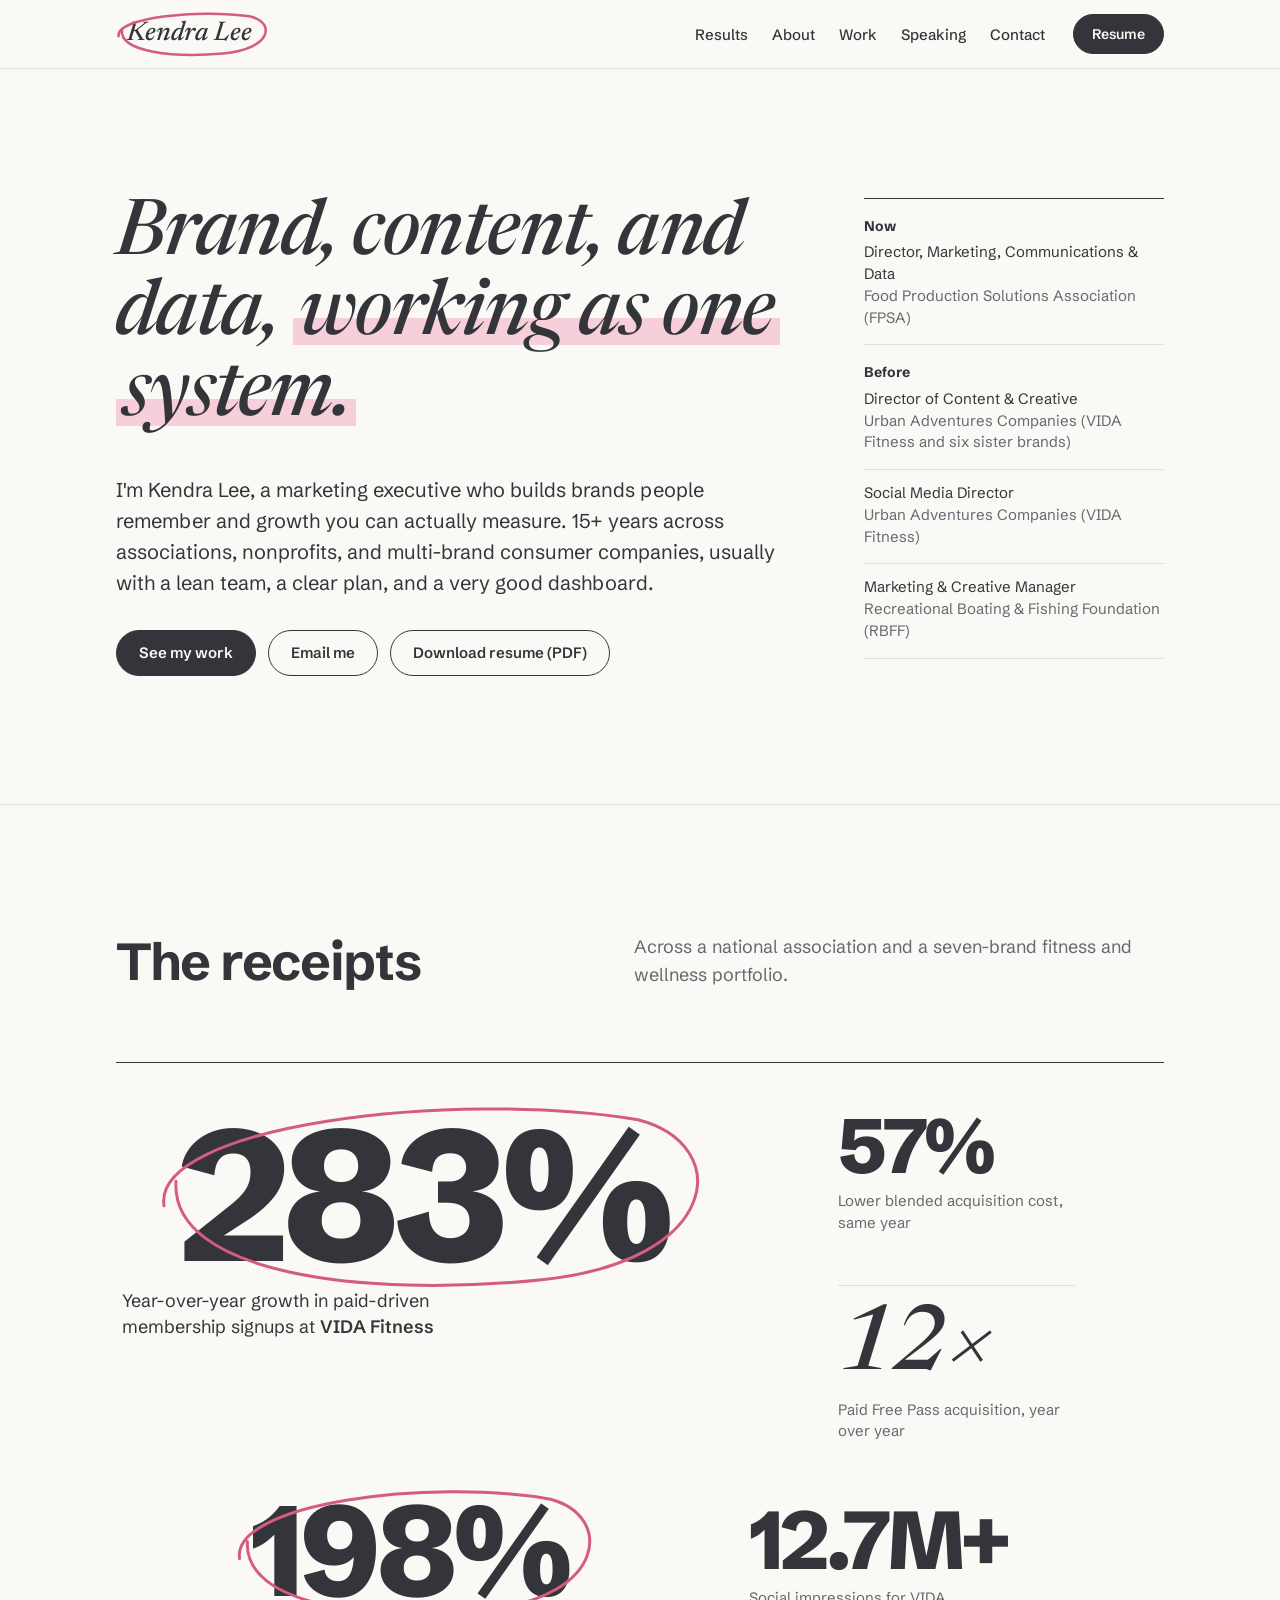
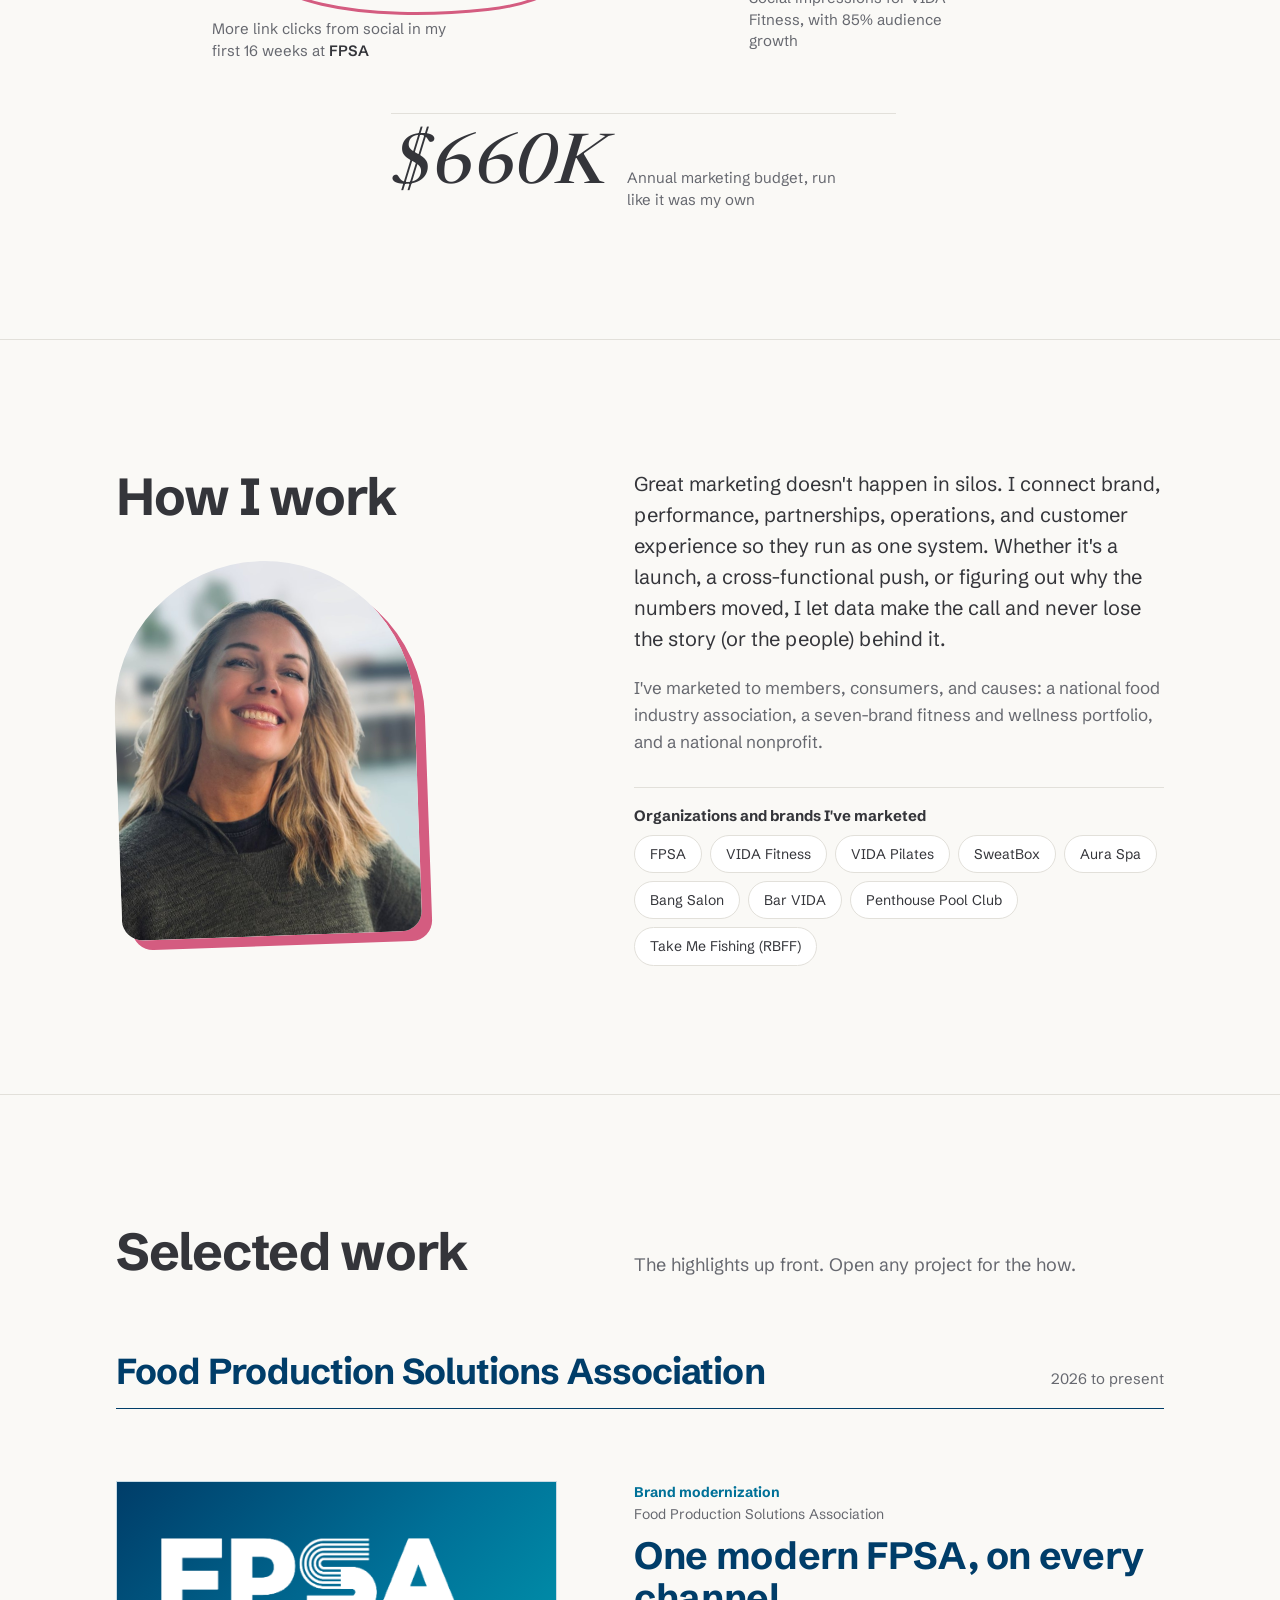
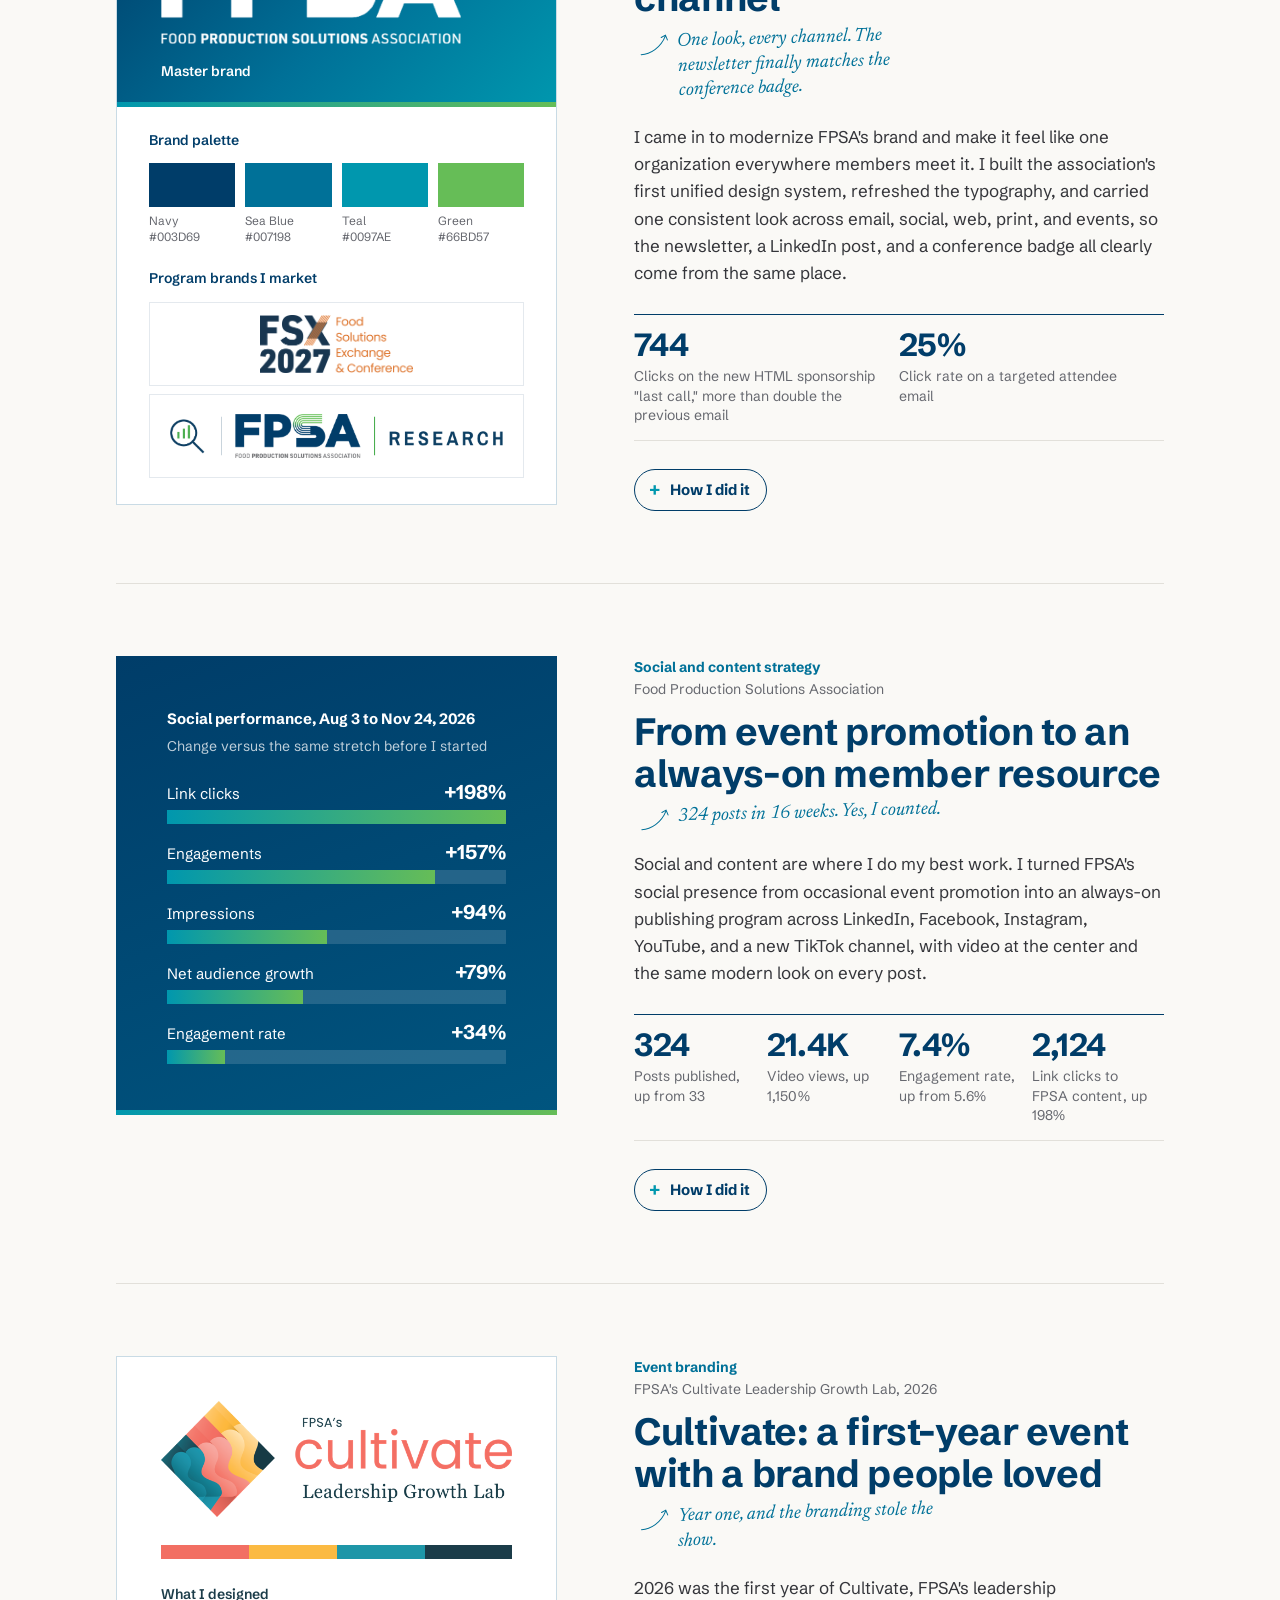
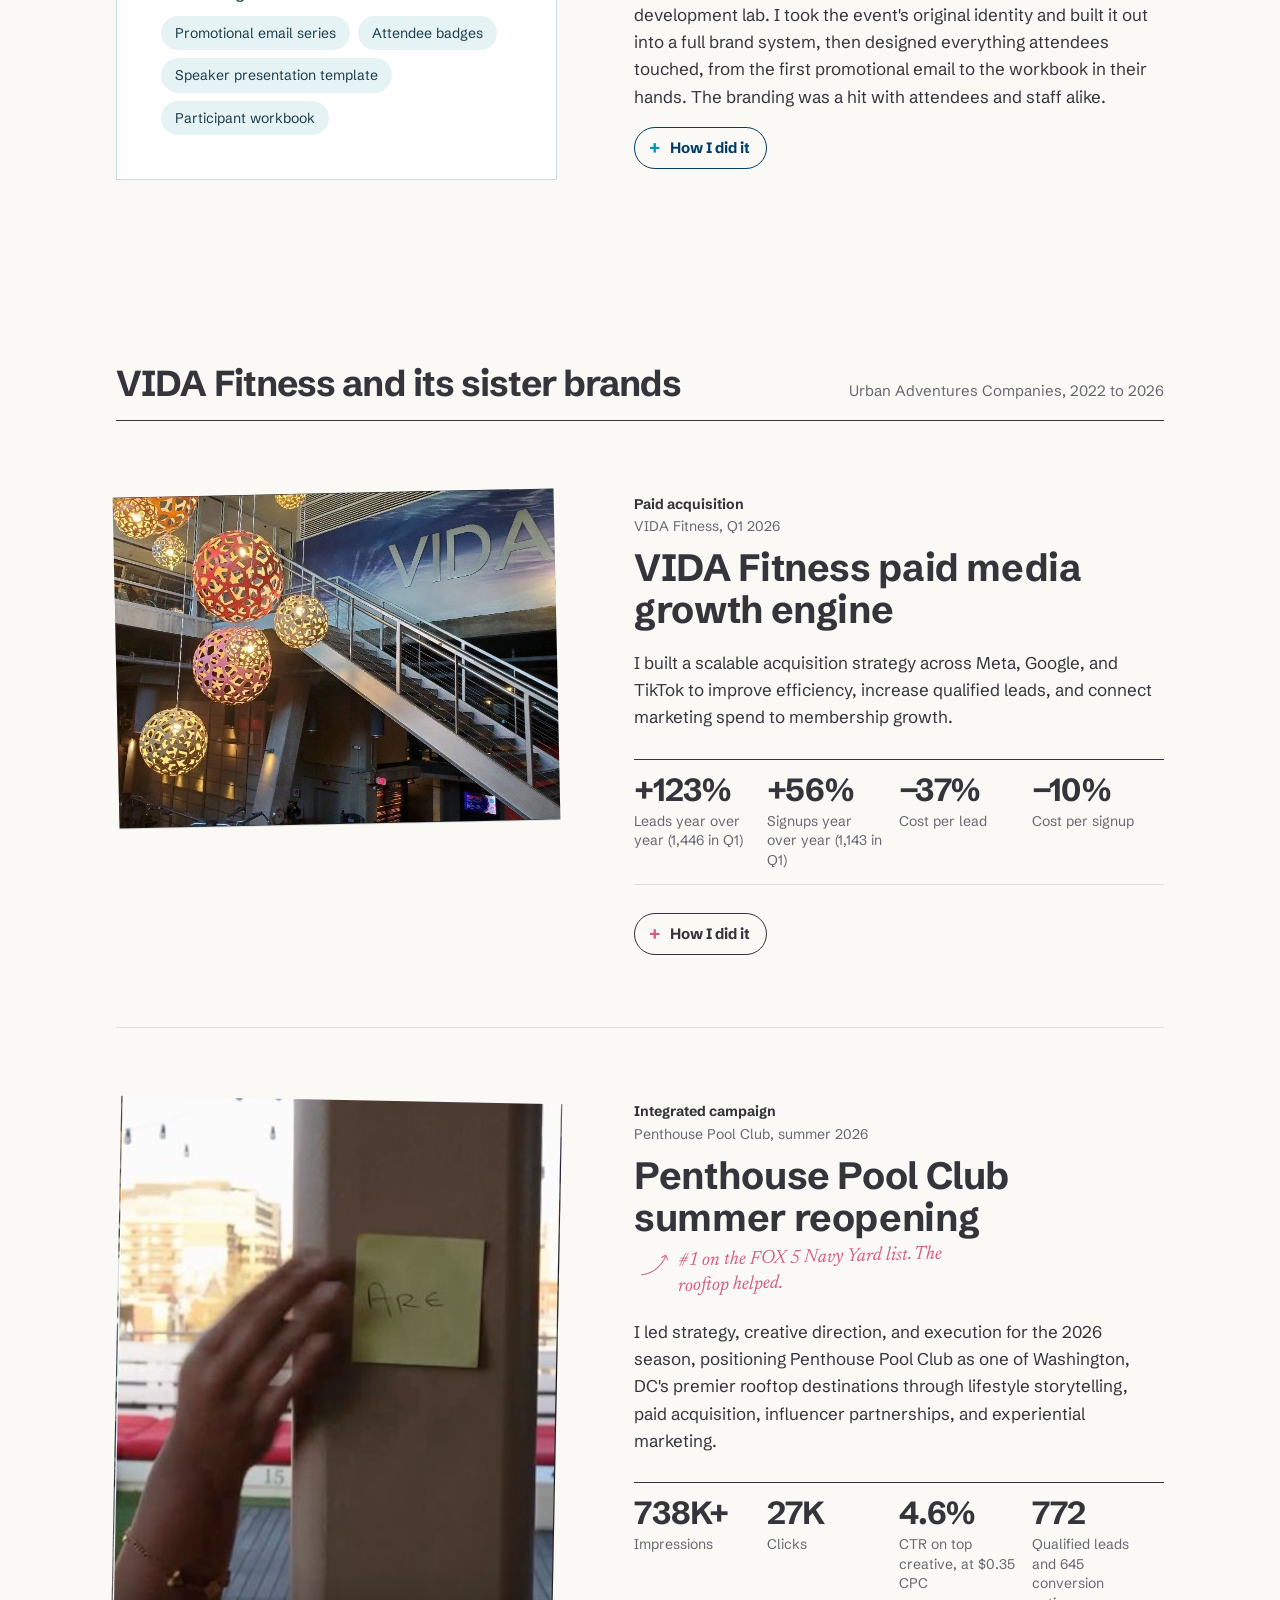
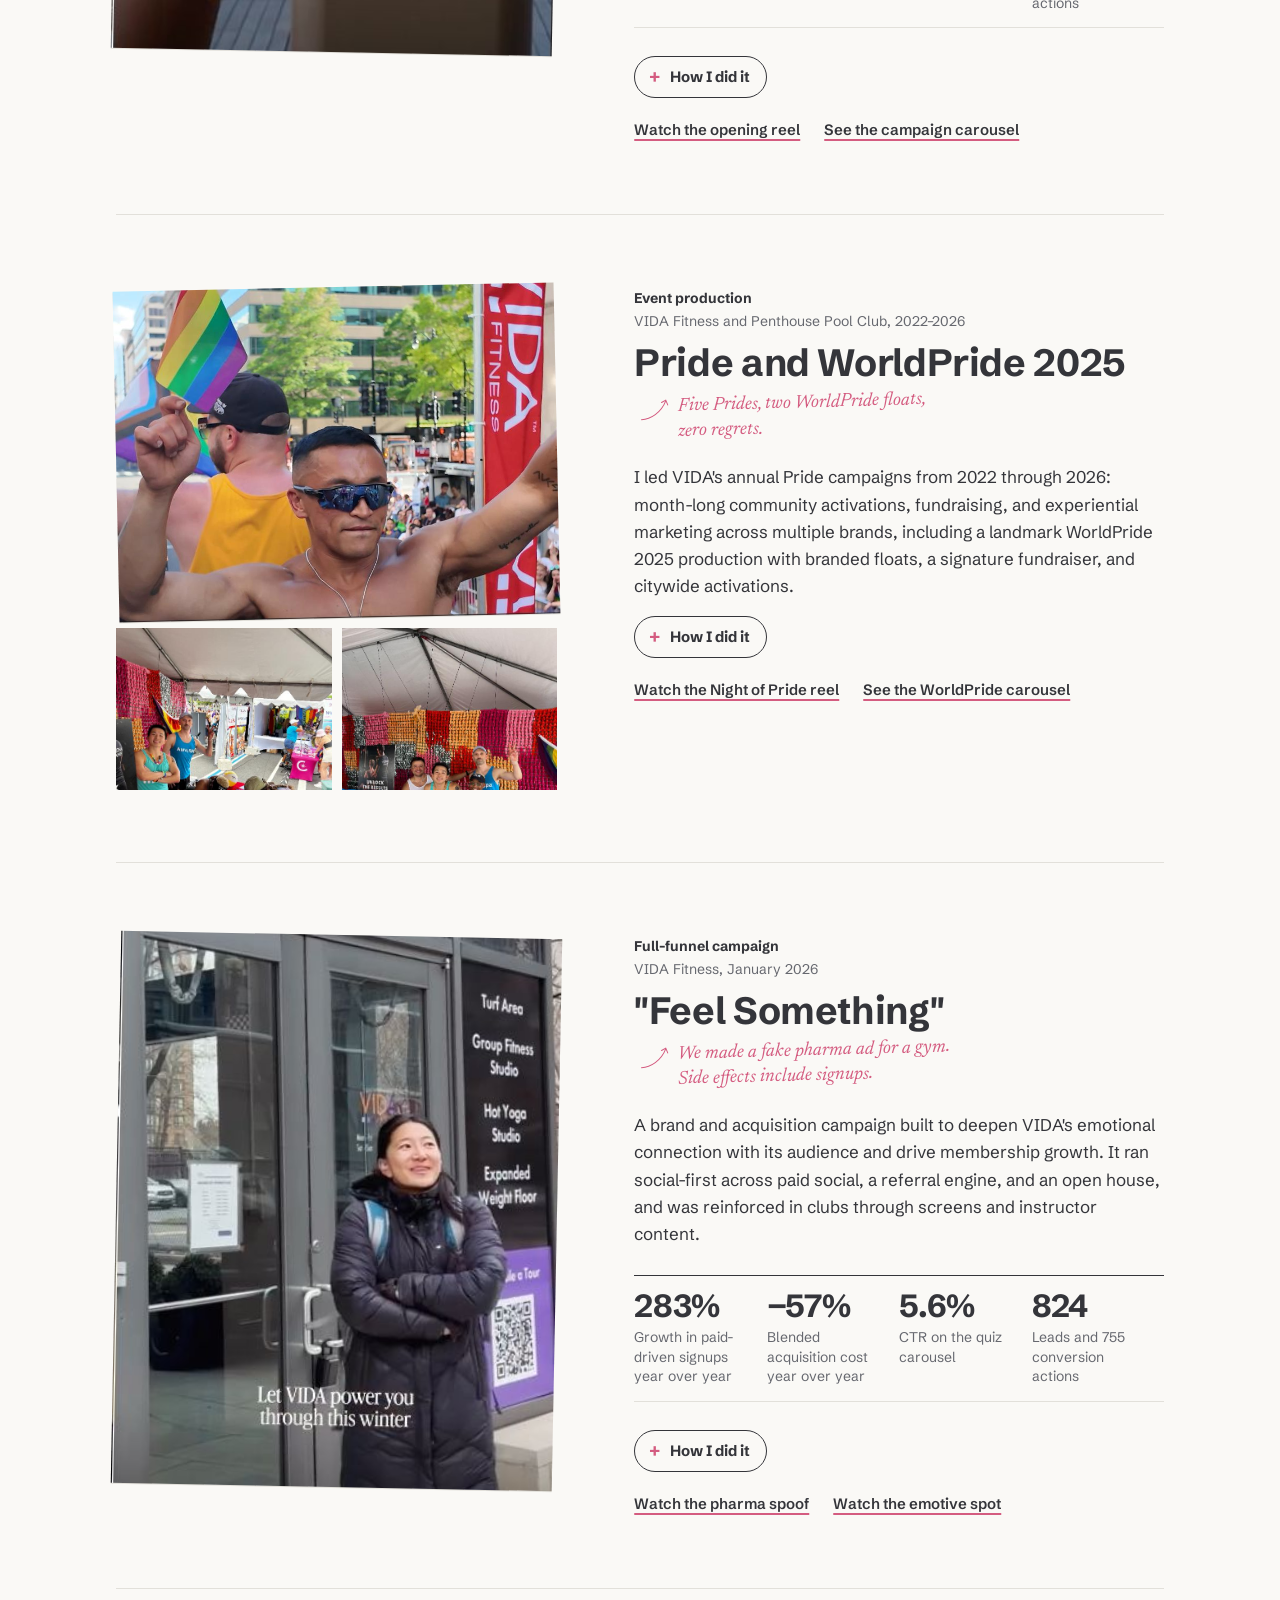
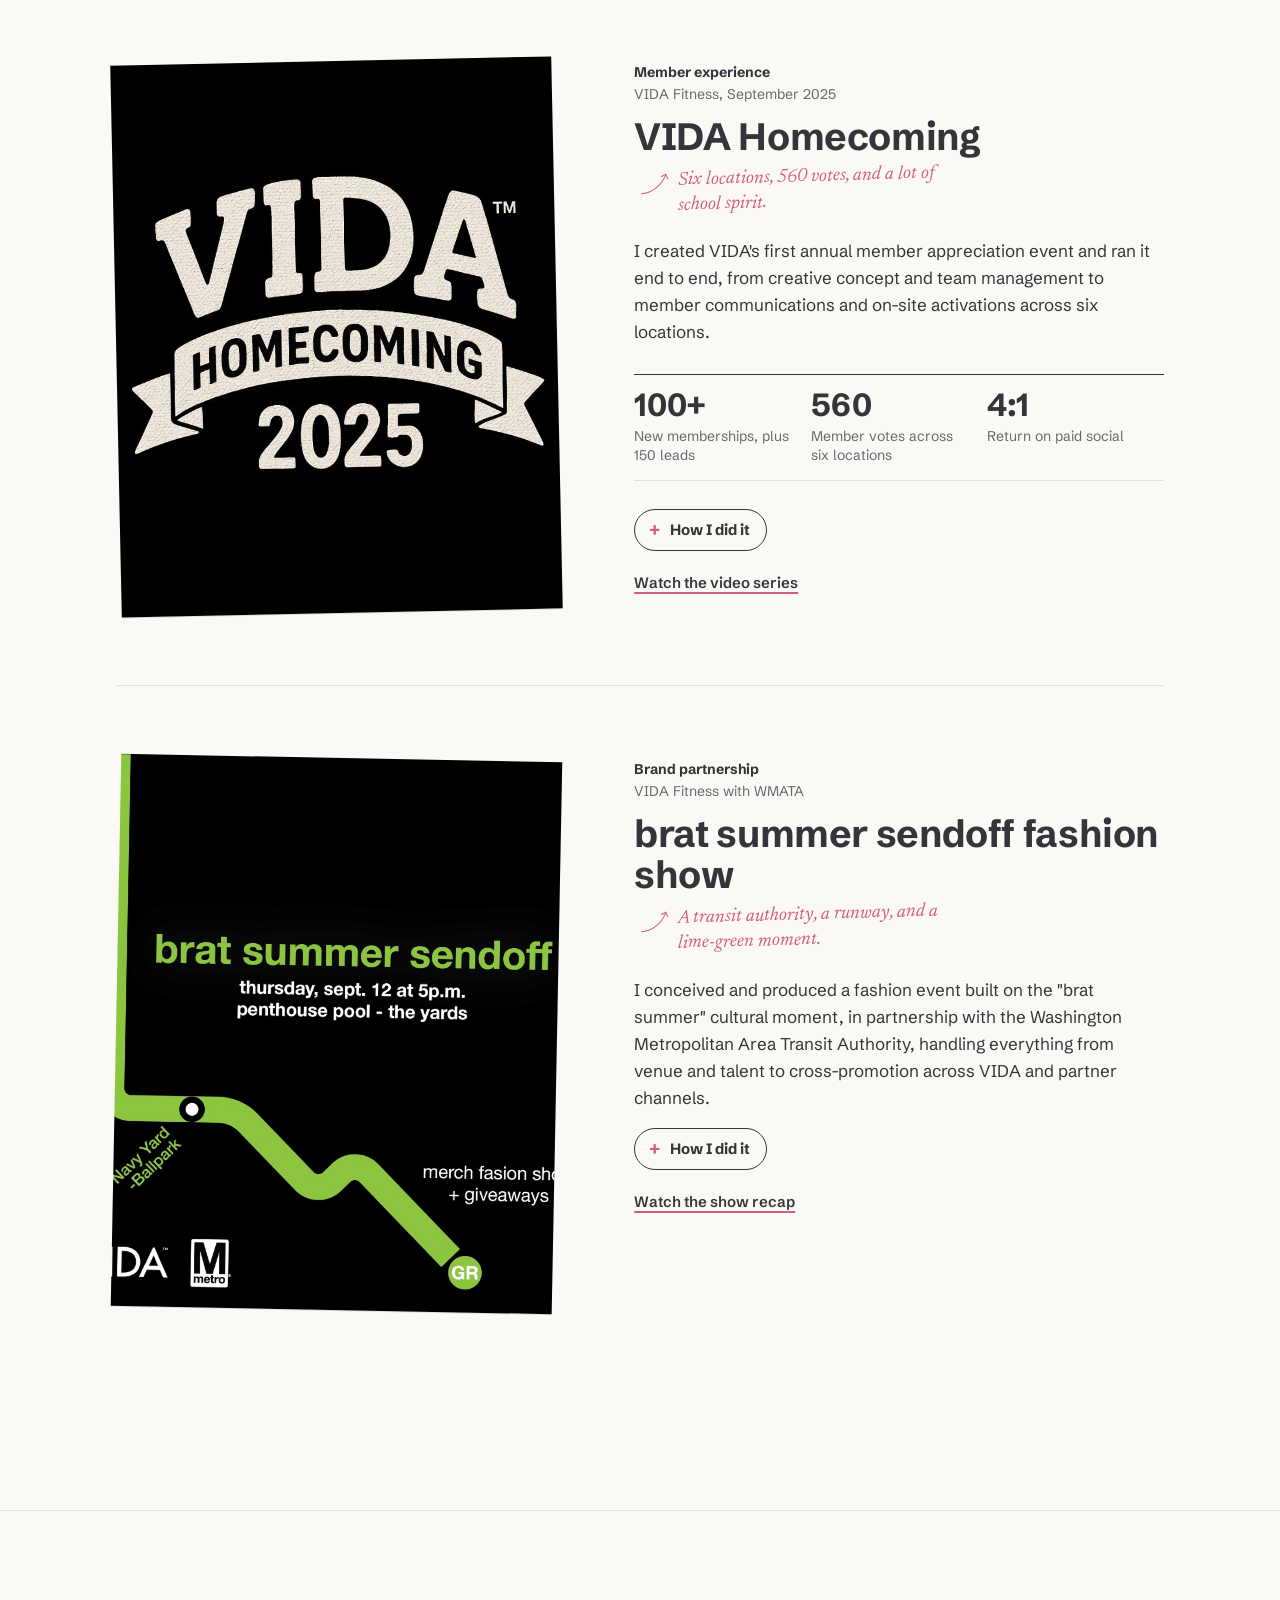
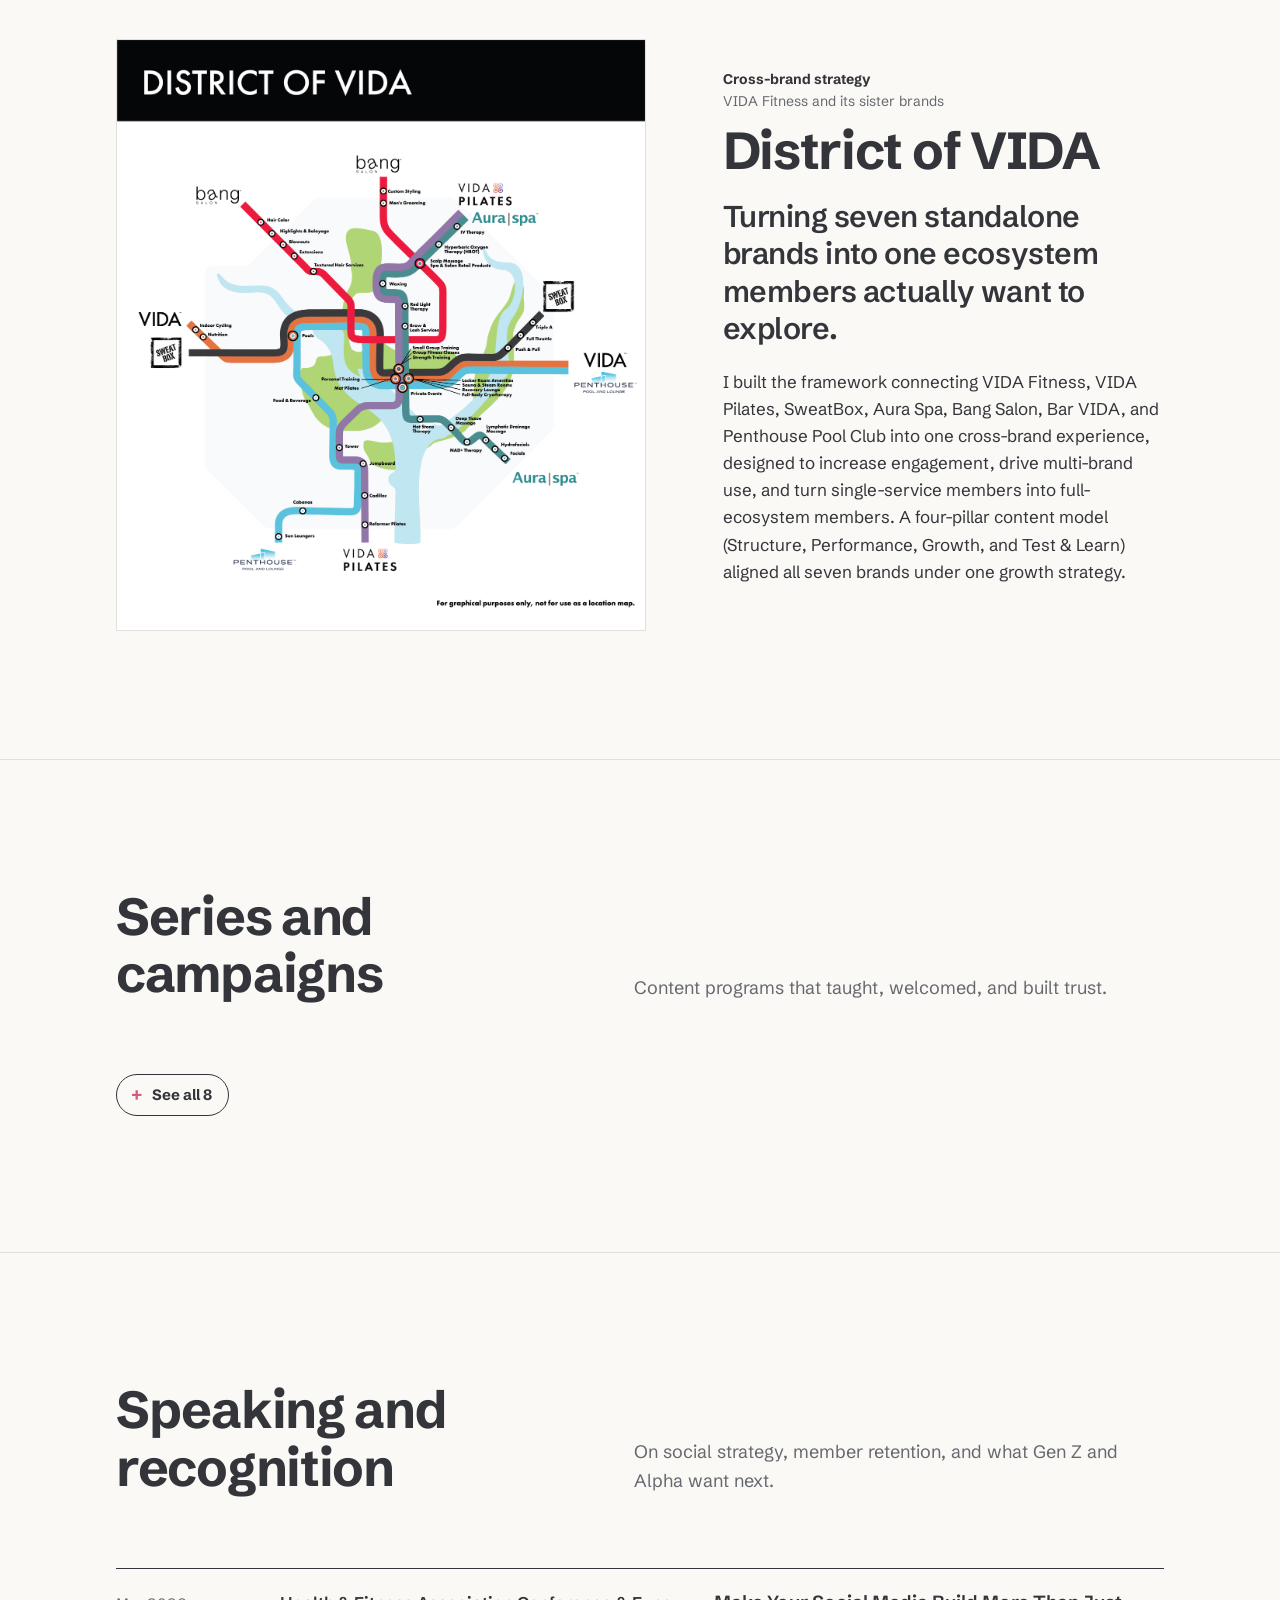
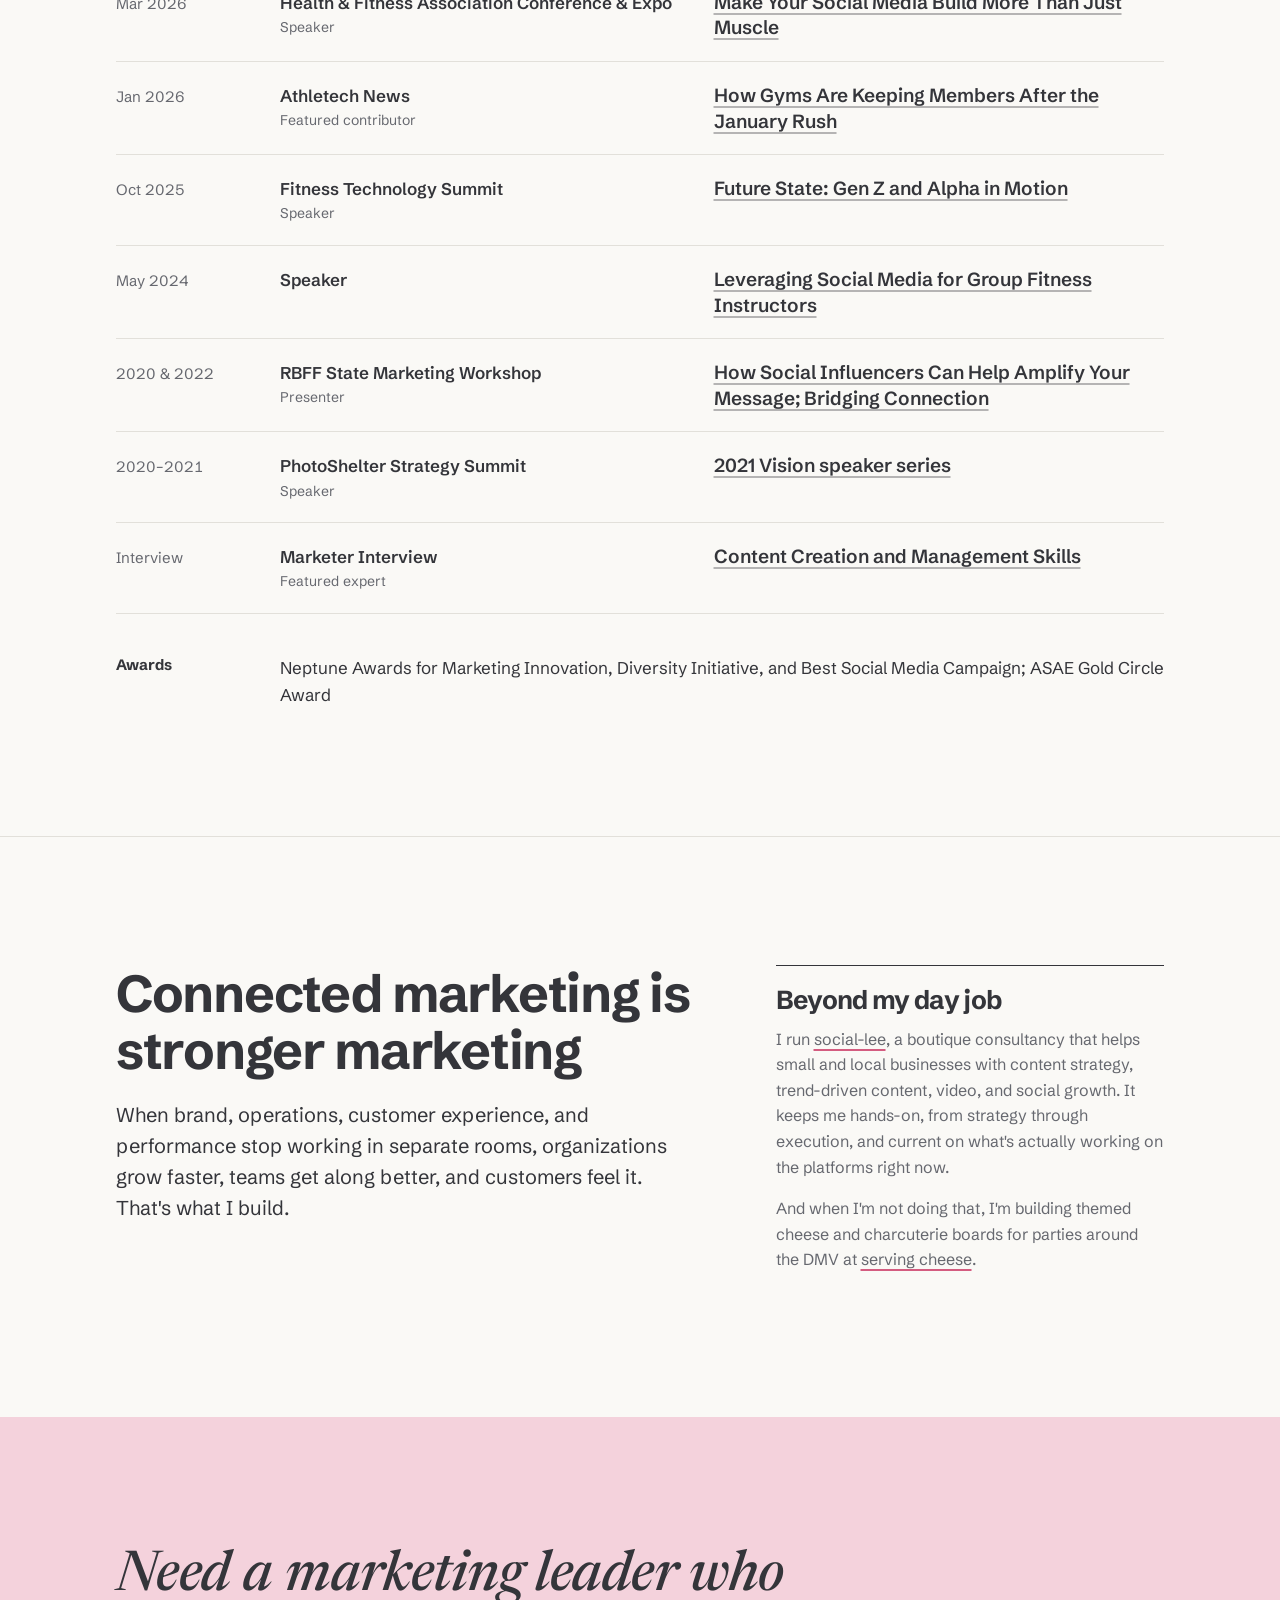
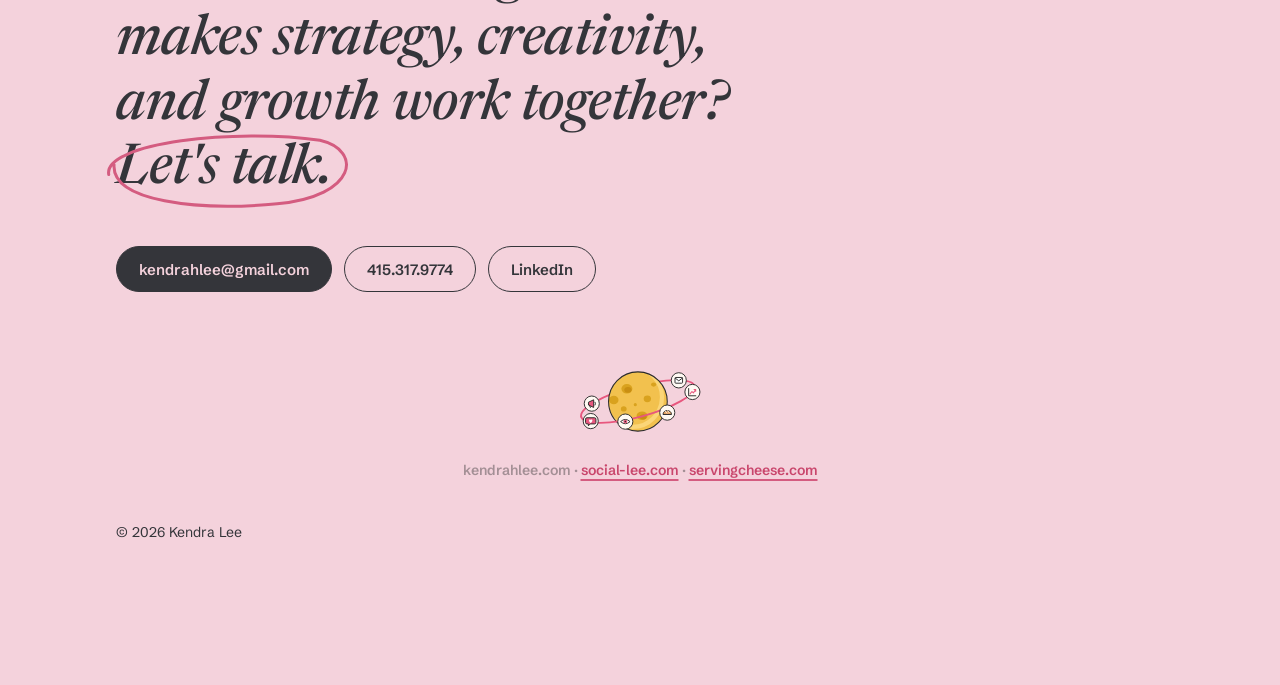
<file: index.html>
<!DOCTYPE html>
<html lang="en">
<head>
<meta charset="utf-8">
<meta name="viewport" content="width=device-width, initial-scale=1">
<meta name="theme-color" content="#FAF9F6">
<title>Kendra Lee | Marketing Executive, Brand and Growth Leader</title>
<meta name="description" content="Marketing executive with 15+ years building brands, growing memberships, and turning data into decisions for associations, nonprofits, and multi-brand consumer companies.">

<meta property="og:title" content="Kendra Lee | Marketing Executive">
<meta property="og:description" content="Marketing executive with 15+ years building brands, growing memberships, and turning data into decisions for associations, nonprofits, and multi-brand consumer companies.">
<meta property="og:url" content="https://www.kendrahlee.com/">
<meta property="og:type" content="website">
<meta property="og:image" content="https://www.kendrahlee.com/images/brand/kendra-lee-social-preview.png">
<meta property="og:image:width" content="1200">
<meta property="og:image:height" content="630">
<meta name="twitter:card" content="summary_large_image">
<meta name="twitter:title" content="Kendra Lee | Marketing Executive">
<meta name="twitter:description" content="Marketing executive with 15+ years building brands, growing memberships, and turning data into decisions for associations, nonprofits, and multi-brand consumer companies.">
<meta name="twitter:image" content="https://www.kendrahlee.com/images/brand/kendra-lee-social-preview.png">
<link rel="canonical" href="https://www.kendrahlee.com/">
<script type="application/ld+json">{"@context": "https://schema.org", "@type": "Person", "name": "Kendra Lee", "url": "https://www.kendrahlee.com/", "image": "https://www.kendrahlee.com/images/brand/kendra-lee-social-preview.png", "jobTitle": "Director, Marketing, Communications & Data", "worksFor": {"@type": "Organization", "name": "Food Production Solutions Association"}, "address": {"@type": "PostalAddress", "addressRegion": "VA", "addressCountry": "US"}, "alumniOf": [{"@type": "CollegeOrUniversity", "name": "George Mason University"}, {"@type": "CollegeOrUniversity", "name": "James Madison University"}], "knowsAbout": ["Brand strategy", "Membership marketing", "Social media strategy", "Content strategy", "Marketing analytics", "CRM", "Paid acquisition"], "sameAs": ["https://www.linkedin.com/in/kendrahlee", "https://social-lee.com", "https://servingcheese.com"]}</script>
<link rel="icon" href="/images/brand/kendra-lee-favicon.png" type="image/png">
<link rel="apple-touch-icon" href="/images/brand/kendra-lee-monogram-180.png">

<link rel="preconnect" href="https://fonts.googleapis.com">
<link rel="preconnect" href="https://fonts.gstatic.com" crossorigin>
<link rel="stylesheet" href="styles.css">
<link rel="stylesheet" href="motion.css">
</head>
<body class="pv">

<nav class="nav" aria-label="Main">
  <div class="wrap">
    <a class="nav-logo" href="#top" aria-label="Kendra Lee, home"><span class="wordmark draw">Kendra Lee<svg class="ring" viewBox="0 0 200 70" preserveAspectRatio="none" aria-hidden="true"><path d="M14 38 C 10 12, 110 0, 172 10 C 204 18, 200 56, 140 62 C 80 68, 16 60, 18 30"/></svg></span></a>
    <ul class="nav-links">
      <li><a href="#results">Results</a></li>
      <li><a href="#about">About</a></li>
      <li><a href="#work">Work</a></li>
      <li><a href="#speaking">Speaking</a></li>
      <li><a href="#contact">Contact</a></li>
    </ul>
    <a class="btn btn-solid" href="Kendra_Lee_Resume.pdf" target="_blank" rel="noopener">Resume</a>
  </div>
</nav>

<main id="top">

  <!-- HERO -->
  <header class="hero">
    <div class="wrap hero-grid">
      <div>
        <h1>Brand, content, and data, <span class="marked sweep">working as one system.</span></h1>
        <p class="hero-intro">I'm Kendra Lee, a marketing executive who builds brands people remember and growth you can actually measure. 15+ years across associations, nonprofits, and multi-brand consumer companies, usually with a lean team, a clear plan, and a very good dashboard.</p>
        <div class="hero-actions">
          <a class="btn btn-solid" href="#work">See my work</a>
          <a class="btn" href="mailto:kendrahlee@gmail.com">Email me</a>
          <a class="btn" href="Kendra_Lee_Resume.pdf" target="_blank" rel="noopener">Download resume (PDF)</a>
        </div>
      </div>
      <dl class="roles">
        <dt>Now</dt>
        <dd>Director, Marketing, Communications &amp; Data<span>Food Production Solutions Association (FPSA)</span></dd>
        <dt>Before</dt>
        <dd>Director of Content &amp; Creative<span>Urban Adventures Companies (VIDA Fitness and six sister brands)</span></dd>
        <dd>Social Media Director<span>Urban Adventures Companies (VIDA Fitness)</span></dd>
        <dd>Marketing &amp; Creative Manager<span>Recreational Boating &amp; Fishing Foundation (RBFF)</span></dd>
      </dl>
    </div>
  </header>

  <!-- RESULTS -->
  <section class="section" id="results" aria-labelledby="results-title">
    <div class="wrap">
      <div class="section-head">
        <h2 id="results-title">The receipts</h2>
        <p class="muted">Across a national association and a seven-brand fitness and wellness portfolio.</p>
      </div>
      <div class="spread">
        <div class="r r-hero"><div class="rn"><span class="circled draw">283%<svg class="ring" viewBox="0 0 200 70" preserveAspectRatio="none" aria-hidden="true"><path d="M14 38 C 10 12, 110 0, 172 10 C 204 18, 200 56, 140 62 C 80 68, 16 60, 18 30"/></svg></span></div><p>Year-over-year growth in paid-driven membership signups at <b>VIDA Fitness</b></p></div>
        <div class="r r-a"><div class="rn count" data-to="57" data-suf="%">57%</div><p>Lower blended acquisition cost, same year</p></div>
        <div class="r r-b"><div class="rn">12&times;</div><p>Paid Free Pass acquisition, year over year</p></div>
        <div class="r r-c"><div class="rn"><span class="circled draw">198%<svg class="ring" viewBox="0 0 200 70" preserveAspectRatio="none" aria-hidden="true"><path d="M14 38 C 10 12, 110 0, 172 10 C 204 18, 200 56, 140 62 C 80 68, 16 60, 18 30"/></svg></span></div><p>More link clicks from social in my first 16 weeks at <b>FPSA</b></p></div>
        <div class="r r-d"><div class="rn count" data-to="12.7" data-dec="1" data-suf="M+">12.7M+</div><p>Social impressions for VIDA Fitness, with 85% audience growth</p></div>
        <div class="r r-e"><div class="rn count" data-to="660" data-pre="$" data-suf="K">$660K</div><p>Annual marketing budget, run like it was my own</p></div>
      </div>
    </div>
  </section>

  <!-- ABOUT -->
  <section class="section" id="about" aria-labelledby="about-title">
    <div class="wrap about">
      <div class="about-side">
        <h2 id="about-title">How I work</h2>
        <img class="headshot" src="images/kendra-lee-headshot.jpg" alt="Kendra Lee smiling outdoors by the water" width="720" height="900" loading="lazy">
      </div>
      <div class="about-copy">
        <p>Great marketing doesn't happen in silos. I connect brand, performance, partnerships, operations, and customer experience so they run as one system. Whether it's a launch, a cross-functional push, or figuring out why the numbers moved, I let data make the call and never lose the story (or the people) behind it.</p>
        <p class="muted">I've marketed to members, consumers, and causes: a national food industry association, a seven-brand fitness and wellness portfolio, and a national nonprofit.</p>
        <div class="brands">
          <h3>Organizations and brands I've marketed</h3>
          <ul>
            <li><a href="#work-fpsa">FPSA</a></li>
            <li><a href="#work-vida">VIDA Fitness</a></li>
            <li><a href="#district">VIDA Pilates</a></li>
            <li><a href="#district">SweatBox</a></li>
            <li><a href="#district">Aura Spa</a></li>
            <li><a href="#district">Bang Salon</a></li>
            <li><a href="#district">Bar VIDA</a></li>
            <li><a href="#case-penthouse">Penthouse Pool Club</a></li>
            <li><a href="https://takemefishing.org/" target="_blank" rel="noopener">Take Me Fishing (RBFF)</a></li>
          </ul>
        </div>
      </div>
    </div>
  </section>

  <!-- WORK -->
  <section class="section" id="work" aria-labelledby="work-title">
    <div class="wrap">
      <div class="section-head">
        <h2 id="work-title">Selected work</h2>
        <p class="muted">The highlights up front. Open any project for the how.</p>
      </div>

      <!-- FPSA -->
      <div class="work-group" id="work-fpsa">
        <div class="work-group-title">
          <h3>Food Production Solutions Association</h3>
          <p>2026 to present</p>
        </div>

        <article class="case">
          <div class="case-media">
            <div class="fpsa-panel">
              <div class="fpsa-master">
                <img src="images/fpsa/fpsa-logo-white.png" alt="FPSA, Food Production Solutions Association" width="700" height="249">
                <p>Master brand</p>
              </div>
              <div class="fpsa-swatches">
                <p>Brand palette</p>
                <ul>
                  <li style="--c:#003d69"><span></span>Navy<br>#003D69</li>
                  <li style="--c:#007198"><span></span>Sea Blue<br>#007198</li>
                  <li style="--c:#0097ae"><span></span>Teal<br>#0097AE</li>
                  <li style="--c:#66bd57"><span></span>Green<br>#66BD57</li>
                </ul>
              </div>
              <div class="fpsa-programs">
                <p>Program brands I market</p>
                <ul>
                  <li><img src="images/fpsa/fsx-2027.png" alt="FSX 2027, Food Solutions Exchange &amp; Conference" width="640" height="242" loading="lazy"></li>
                  <li><img src="images/fpsa/fpsa-research.png" alt="FPSA Research" width="495" height="66" loading="lazy"></li>
                </ul>
              </div>
            </div>
          </div>
          <div class="case-body">
            <div class="case-meta"><strong>Brand modernization</strong><br>Food Production Solutions Association</div>
            <h4>One modern FPSA, on every channel</h4>
            <aside class="note" aria-label="Margin note"><svg class="note-arrow" viewBox="0 0 60 40" aria-hidden="true"><path d="M4 6 C 20 4, 40 12, 52 32 M44 30 L52 33 L54 24"/></svg>One look, every channel. The newsletter finally matches the conference badge.</aside>
            <p>I came in to modernize FPSA's brand and make it feel like one organization everywhere members meet it. I built the association's first unified design system, refreshed the typography, and carried one consistent look across email, social, web, print, and events, so the newsletter, a LinkedIn post, and a conference badge all clearly come from the same place.</p>
            <dl class="figures">
              <div><dt>744</dt><dd>Clicks on the new HTML sponsorship "last call," more than double the previous email</dd></div>
              <div><dt>25%</dt><dd>Click rate on a targeted attendee email</dd></div>
            </dl>
            <details class="more"><summary>How I did it</summary><ul class="points">
              <li>Built FPSA's first unified design system: one source of truth for logos, colors, typography, and program marks</li>
              <li>Introduced custom-coded HTML email, rebuilt the Member Newsletter in HTML, and refreshed fpsa.org on HubSpot</li>
              <li>Partnered with sales on a recruitment and retention collateral system: a new-member package, an evergreen prospect brochure, and FIT program conversion pieces</li>
              <li>Launched FSX 2027 (Food Solutions Exchange &amp; Conference) under the "Solve Together" platform</li>
              <li>Brought the 2026 Future of Food Manufacturing report to market during National Manufacturing Month (156 executives surveyed; sponsored by JBT Marel)</li>
            </ul></details>
          </div>
        </article>

        <article class="case">
          <div class="case-media">
            <div class="panel fpsa-bars">
              <p class="bars-title">Social performance, Aug 3 to Nov 24, 2026</p>
              <p class="bars-sub">Change versus the same stretch before I started</p>
              <ul class="bars">
                <li class="bar-row"><span>Link clicks</span><b>+198%</b><span class="bar"><i style="width:100%"></i></span></li>
                <li class="bar-row"><span>Engagements</span><b>+157%</b><span class="bar"><i style="width:79%"></i></span></li>
                <li class="bar-row"><span>Impressions</span><b>+94%</b><span class="bar"><i style="width:47%"></i></span></li>
                <li class="bar-row"><span>Net audience growth</span><b>+79%</b><span class="bar"><i style="width:40%"></i></span></li>
                <li class="bar-row"><span>Engagement rate</span><b>+34%</b><span class="bar"><i style="width:17%"></i></span></li>
              </ul>
            </div>
          </div>
          <div class="case-body">
            <div class="case-meta"><strong>Social and content strategy</strong><br>Food Production Solutions Association</div>
            <h4>From event promotion to an always-on member resource</h4>
            <aside class="note" aria-label="Margin note"><svg class="note-arrow" viewBox="0 0 60 40" aria-hidden="true"><path d="M4 6 C 20 4, 40 12, 52 32 M44 30 L52 33 L54 24"/></svg>324 posts in 16 weeks. Yes, I counted.</aside>
            <p>Social and content are where I do my best work. I turned FPSA's social presence from occasional event promotion into an always-on publishing program across LinkedIn, Facebook, Instagram, YouTube, and a new TikTok channel, with video at the center and the same modern look on every post.</p>
            <dl class="figures">
              <div><dt>324</dt><dd>Posts published, up from 33</dd></div>
              <div><dt>21.4K</dt><dd>Video views, up 1,150%</dd></div>
              <div><dt>7.4%</dt><dd>Engagement rate, up from 5.6%</dd></div>
              <div><dt>2,124</dt><dd>Link clicks to FPSA content, up 198%</dd></div>
            </dl>
            <details class="more"><summary>How I did it</summary><ul class="points">
              <li>Launched FPSA's TikTok channel and its Reddit presence in food and manufacturing communities</li>
              <li>Made social two-way: 331 messages and replies sent, up 903%</li>
              <li>Grew LinkedIn, FPSA's largest channel, by 265 followers with an 8.9% engagement rate</li>
              <li>Set the promotion cadence for the Webinar Wednesday series across email and social</li>
              <li>Direct data and CRM work across Nimble AMS, HubSpot, and Constant Contact, share weekly performance updates with all staff, and approve reporting to leadership and the Board</li>
            </ul></details>
          </div>
        </article>

        <article class="case">
          <div class="case-media">
            <div class="cultivate-panel">
              <img src="images/fpsa/cultivate.png" alt="FPSA's Cultivate Leadership Growth Lab" width="640" height="212">
              <ul class="cultivate-swatches" aria-hidden="true">
                <li style="--c:#f26f63"></li><li style="--c:#fbba42"></li><li style="--c:#1e96a8"></li><li style="--c:#1b3c49"></li>
              </ul>
              <p>What I designed</p>
              <ul class="cultivate-pieces">
                <li>Promotional email series</li>
                <li>Attendee badges</li>
                <li>Speaker presentation template</li>
                <li>Participant workbook</li>
              </ul>
            </div>
          </div>
          <div class="case-body">
            <div class="case-meta"><strong>Event branding</strong><br>FPSA's Cultivate Leadership Growth Lab, 2026</div>
            <h4>Cultivate: a first-year event with a brand people loved</h4>
            <aside class="note" aria-label="Margin note"><svg class="note-arrow" viewBox="0 0 60 40" aria-hidden="true"><path d="M4 6 C 20 4, 40 12, 52 32 M44 30 L52 33 L54 24"/></svg>Year one, and the branding stole the show.</aside>
            <p>2026 was the first year of Cultivate, FPSA's leadership development lab. I took the event's original identity and built it out into a full brand system, then designed everything attendees touched, from the first promotional email to the workbook in their hands. The branding was a hit with attendees and staff alike.</p>
            <details class="more"><summary>How I did it</summary><ul class="points">
              <li>Extended the original Cultivate identity into a complete event look, with Archivo headlines for a modern feel</li>
              <li>Designed and sent the promotional email series in Constant Contact</li>
              <li>Created the attendee badges, speaker presentation template, and participant workbook so every touchpoint felt like one experience</li>
            </ul></details>
          </div>
        </article>
      </div>

      <!-- UAC -->
      <div class="work-group" id="work-vida">
        <div class="work-group-title">
          <h3>VIDA Fitness and its sister brands</h3>
          <p>Urban Adventures Companies, 2022 to 2026</p>
        </div>

        <article class="case">
          <figure class="case-media landscape"><img src="images/vida-fitness-stairs.jpg" alt="VIDA Fitness members on a stair climber" loading="lazy"></figure>
          <div class="case-body">
            <div class="case-meta"><strong>Paid acquisition</strong><br>VIDA Fitness, Q1 2026</div>
            <h4>VIDA Fitness paid media growth engine</h4>
            <p>I built a scalable acquisition strategy across Meta, Google, and TikTok to improve efficiency, increase qualified leads, and connect marketing spend to membership growth.</p>
            <dl class="figures">
              <div><dt>+123%</dt><dd>Leads year over year (1,446 in Q1)</dd></div>
              <div><dt>+56%</dt><dd>Signups year over year (1,143 in Q1)</dd></div>
              <div><dt>&minus;37%</dt><dd>Cost per lead</dd></div>
              <div><dt>&minus;10%</dt><dd>Cost per signup</dd></div>
            </dl>
            <details class="more"><summary>How I did it</summary><ul class="points">
              <li>Restructured paid media around full-funnel objectives: awareness, consideration, and conversion</li>
              <li>Used Meta for audience expansion and demand generation, and Google to capture high-intent prospects already searching for a gym</li>
              <li>Optimized creative, audiences, budgets, and conversion paths across $46K+ in quarterly spend</li>
              <li>Rebuilt reporting around acquisition outcomes instead of vanity metrics</li>
            </ul></details>
          </div>
        </article>

        <article class="case" id="case-penthouse">
          <figure class="case-media"><img src="images/penthouse-pool.jpg" alt="Guests at the Penthouse Pool Club rooftop" loading="lazy"></figure>
          <div class="case-body">
            <div class="case-meta"><strong>Integrated campaign</strong><br>Penthouse Pool Club, summer 2026</div>
            <h4>Penthouse Pool Club summer reopening</h4>
            <aside class="note" aria-label="Margin note"><svg class="note-arrow" viewBox="0 0 60 40" aria-hidden="true"><path d="M4 6 C 20 4, 40 12, 52 32 M44 30 L52 33 L54 24"/></svg>#1 on the FOX 5 Navy Yard list. The rooftop helped.</aside>
            <p>I led strategy, creative direction, and execution for the 2026 season, positioning Penthouse Pool Club as one of Washington, DC's premier rooftop destinations through lifestyle storytelling, paid acquisition, influencer partnerships, and experiential marketing.</p>
            <dl class="figures">
              <div><dt>738K+</dt><dd>Impressions</dd></div>
              <div><dt>27K</dt><dd>Clicks</dd></div>
              <div><dt>4.6%</dt><dd>CTR on top creative, at $0.35 CPC</dd></div>
              <div><dt>772</dt><dd>Qualified leads and 645 conversion actions</dd></div>
            </dl>
            <details class="more"><summary>How I did it</summary><ul class="points">
              <li>Named the #1 spot in <a href="https://www.fox5dc.com/video/fmc-j2jhd5q2mvgc7pz0" target="_blank" rel="noopener">FOX 5's Zip Trip "5 Must Stops" in Navy Yard</a></li>
              <li>Sustained 2&ndash;4%+ CTR with CPCs under $0.70 across multiple campaigns at scale</li>
              <li>Managed influencer partnerships and on-site collaborations that produced authentic content for paid and organic</li>
            </ul></details>
            <div class="case-links">
              <a href="https://www.instagram.com/reel/DWuE4ufAHaG/" target="_blank" rel="noopener">Watch the opening reel</a>
              <a href="https://www.instagram.com/p/DXw-izBidJq/?img_index=1" target="_blank" rel="noopener">See the campaign carousel</a>
            </div>
          </div>
        </article>

        <article class="case">
          <div class="case-media landscape">
            <img src="images/pride-main.jpg" alt="VIDA Fitness float in the WorldPride parade" loading="lazy">
            <div class="case-thumbs">
              <img src="images/pride-extra-1-sm.jpg" alt="VIDA Pride activation" loading="lazy">
              <img src="images/pride-extra-2-sm.jpg" alt="VIDA Pride event" loading="lazy">
            </div>
          </div>
          <div class="case-body">
            <div class="case-meta"><strong>Event production</strong><br>VIDA Fitness and Penthouse Pool Club, 2022&ndash;2026</div>
            <h4>Pride and WorldPride 2025</h4>
            <aside class="note" aria-label="Margin note"><svg class="note-arrow" viewBox="0 0 60 40" aria-hidden="true"><path d="M4 6 C 20 4, 40 12, 52 32 M44 30 L52 33 L54 24"/></svg>Five Prides, two WorldPride floats, zero regrets.</aside>
            <p>I led VIDA's annual Pride campaigns from 2022 through 2026: month-long community activations, fundraising, and experiential marketing across multiple brands, including a landmark WorldPride 2025 production with branded floats, a signature fundraiser, and citywide activations.</p>
            <details class="more"><summary>How I did it</summary><ul class="points">
              <li>Managed two branded floats in the 2025 WorldPride Parade, plus floats in the 2022&ndash;2024 Pride parades</li>
              <li>Produced the annual <a href="https://www.32auctions.com/VIDAHasPride2026" target="_blank" rel="noopener">fundraising silent auction</a> end to end, securing partnerships with IMP and Live Nation</li>
              <li>Conceived Night of Pride, a signature fundraiser that earned <a href="https://www.youtube.com/watch?v=1O6z_cEoTDY" target="_blank" rel="noopener">WUSA9 coverage</a></li>
              <li>Coordinated influencer and community partnerships to extend reach across the LGBTQ+ community</li>
            </ul></details>
            <div class="case-links">
              <a href="https://www.instagram.com/reel/DJ7S33SP07u/" target="_blank" rel="noopener">Watch the Night of Pride reel</a>
              <a href="https://www.instagram.com/p/DZm6jsrj7tA/?img_index=1" target="_blank" rel="noopener">See the WorldPride carousel</a>
            </div>
          </div>
        </article>

        <article class="case">
          <figure class="case-media"><img src="images/feel-something.jpg" alt="Feel Something campaign creative for VIDA Fitness" loading="lazy"></figure>
          <div class="case-body">
            <div class="case-meta"><strong>Full-funnel campaign</strong><br>VIDA Fitness, January 2026</div>
            <h4>"Feel Something"</h4>
            <aside class="note" aria-label="Margin note"><svg class="note-arrow" viewBox="0 0 60 40" aria-hidden="true"><path d="M4 6 C 20 4, 40 12, 52 32 M44 30 L52 33 L54 24"/></svg>We made a fake pharma ad for a gym. Side effects include signups.</aside>
            <p>A brand and acquisition campaign built to deepen VIDA's emotional connection with its audience and drive membership growth. It ran social-first across paid social, a referral engine, and an open house, and was reinforced in clubs through screens and instructor content.</p>
            <dl class="figures">
              <div><dt>283%</dt><dd>Growth in paid-driven signups year over year</dd></div>
              <div><dt>&minus;57%</dt><dd>Blended acquisition cost year over year</dd></div>
              <div><dt>5.6%</dt><dd>CTR on the quiz carousel</dd></div>
              <div><dt>824</dt><dd>Leads and 755 conversion actions</dd></div>
            </dl>
            <details class="more"><summary>How I did it</summary><ul class="points">
              <li>Scaled the "Check Your Spark" interactive quiz on paid social to drive segmented landing page traffic, yielding 96 applications ($51.63 CPA) and 86 completed registrations ($57.63 CPA)</li>
              <li>Directed creators for organic, UGC-style creative, then scaled the top performers into paid</li>
              <li>Extended into retention with themed content pillars: Feel Strong, Feel Zen, and Feel Energized</li>
            </ul></details>
            <div class="case-links">
              <a href="https://youtube.com/shorts/FDh4WMwkazw" target="_blank" rel="noopener">Watch the pharma spoof</a>
              <a href="https://youtube.com/shorts/QJ2Yc3DOOxs" target="_blank" rel="noopener">Watch the emotive spot</a>
            </div>
          </div>
        </article>

        <article class="case">
          <figure class="case-media"><img src="images/vida-homecoming.jpg" alt="VIDA Homecoming member event" loading="lazy"></figure>
          <div class="case-body">
            <div class="case-meta"><strong>Member experience</strong><br>VIDA Fitness, September 2025</div>
            <h4>VIDA Homecoming</h4>
            <aside class="note" aria-label="Margin note"><svg class="note-arrow" viewBox="0 0 60 40" aria-hidden="true"><path d="M4 6 C 20 4, 40 12, 52 32 M44 30 L52 33 L54 24"/></svg>Six locations, 560 votes, and a lot of school spirit.</aside>
            <p>I created VIDA's first annual member appreciation event and ran it end to end, from creative concept and team management to member communications and on-site activations across six locations.</p>
            <dl class="figures">
              <div><dt>100+</dt><dd>New memberships, plus 150 leads</dd></div>
              <div><dt>560</dt><dd>Member votes across six locations</dd></div>
              <div><dt>4:1</dt><dd>Return on paid social</dd></div>
            </dl>
            <details class="more"><summary>How I did it</summary><ul class="points">
              <li>Partnered with a creator and team members on a video series that encouraged voting and participation</li>
            </ul></details>
            <div class="case-links">
              <a href="https://www.youtube.com/playlist?list=PLlGe1bG5ZoFJwLhBvWGK0mlq7ImXFgh60" target="_blank" rel="noopener">Watch the video series</a>
            </div>
          </div>
        </article>

        <article class="case">
          <figure class="case-media"><img src="images/brat-summer.jpeg" alt="Models on the runway at the brat summer sendoff fashion show" loading="lazy"></figure>
          <div class="case-body">
            <div class="case-meta"><strong>Brand partnership</strong><br>VIDA Fitness with WMATA</div>
            <h4>brat summer sendoff fashion show</h4>
            <aside class="note" aria-label="Margin note"><svg class="note-arrow" viewBox="0 0 60 40" aria-hidden="true"><path d="M4 6 C 20 4, 40 12, 52 32 M44 30 L52 33 L54 24"/></svg>A transit authority, a runway, and a lime-green moment.</aside>
            <p>I conceived and produced a fashion event built on the "brat summer" cultural moment, in partnership with the Washington Metropolitan Area Transit Authority, handling everything from venue and talent to cross-promotion across VIDA and partner channels.</p>
            <details class="more"><summary>How I did it</summary><ul class="points">
              <li>Negotiated and managed a first-of-its-kind transit authority partnership</li>
              <li>Booked and managed talent and influencers for the show and the content rollout</li>
              <li>Merged fitness, fashion, and pop culture to position VIDA as a culturally relevant lifestyle brand</li>
            </ul></details>
            <div class="case-links">
              <a href="https://youtu.be/G2YgwW-htvs" target="_blank" rel="noopener">Watch the show recap</a>
            </div>
          </div>
        </article>
      </div>
    </div>
  </section>

  <!-- DISTRICT OF VIDA -->
  <section class="section" id="district" aria-labelledby="dov-title">
    <div class="wrap feature">
      <figure><img src="images/district-of-vida.png" alt="District of VIDA map connecting seven brands" loading="lazy"></figure>
      <div>
        <div class="case-meta"><strong>Cross-brand strategy</strong><br>VIDA Fitness and its sister brands</div>
        <h2 id="dov-title">District of VIDA</h2>
        <p class="lede">Turning seven standalone brands into one ecosystem members actually want to explore.</p>
        <p>I built the framework connecting VIDA Fitness, VIDA Pilates, SweatBox, Aura Spa, Bang Salon, Bar VIDA, and Penthouse Pool Club into one cross-brand experience, designed to increase engagement, drive multi-brand use, and turn single-service members into full-ecosystem members. A four-pillar content model (Structure, Performance, Growth, and Test &amp; Learn) aligned all seven brands under one growth strategy.</p>
      </div>
    </div>
  </section>

  <!-- SERIES -->
  <section class="section" aria-labelledby="series-title">
    <div class="wrap">
      <div class="section-head">
        <h2 id="series-title">Series and campaigns</h2>
        <p class="muted">Content programs that taught, welcomed, and built trust.</p>
      </div>
      <details class="more more-series"><summary>See all 8</summary><ul class="series">
        <li><a href="https://www.youtube.com/playlist?list=PLlGe1bG5ZoFIG7idiqllqAele6MY_TiuT" target="_blank" rel="noopener"><strong>VIDA Thrive 5K</strong><span>Annual charity run, 2022&ndash;2024</span></a></li>
        <li><a href="https://www.youtube.com/playlist?list=PLlGe1bG5ZoFIBrqd1O25dywACdXBx_yDe" target="_blank" rel="noopener"><strong>Inside a VIDA Group Fitness Class</strong><span>Video series that demystifies classes for new members</span></a></li>
        <li><a href="https://youtube.com/playlist?list=PLlGe1bG5ZoFLxI8hgp5NNKaBwGpiawTIp" target="_blank" rel="noopener"><strong>Nutrition Services at VIDA</strong><span>Video series introducing members to nutrition offerings</span></a></li>
        <li><a href="https://www.youtube.com/playlist?list=PLlGe1bG5ZoFJMTBOZrqkqJgE6EkBMlA5D" target="_blank" rel="noopener"><strong>Wellness Series at Aura Spa</strong><span>Educational content for a luxury wellness brand</span></a></li>
        <li><a href="https://www.youtube.com/playlist?list=PLlGe1bG5ZoFKyBPJ02Pttc4zl6oQNJOT8" target="_blank" rel="noopener"><strong>VIDA Trainer Tips</strong><span>Ongoing series positioning trainers as experts</span></a></li>
        <li><a href="https://youtube.com/playlist?list=PLlGe1bG5ZoFJZPtvNXZo1h60Mo8hMe8HN" target="_blank" rel="noopener"><strong>VIDA Pilates: Inside the Studio</strong><span>Brand storytelling to build Classical Pilates awareness</span></a></li>
        <li><a href="https://youtu.be/0Z6cEs8-YSY" target="_blank" rel="noopener"><strong>October Om</strong><span>Monthlong yoga content series, 2024</span></a></li>
        <li><a href="https://takemefishing.org/" target="_blank" rel="noopener"><strong>Take Me Fishing (RBFF)</strong><span>National nonprofit campaigns spanning social, partnerships, and influencers, connecting people with outdoor recreation and conservation</span></a></li>
      </ul></details>
    </div>
  </section>

  <!-- SPEAKING -->
  <section class="section" id="speaking" aria-labelledby="speaking-title">
    <div class="wrap">
      <div class="section-head">
        <h2 id="speaking-title">Speaking and recognition</h2>
        <p class="muted">On social strategy, member retention, and what Gen Z and Alpha want next.</p>
      </div>
      <ul class="talks">
        <li>
          <time>Mar 2026</time>
          <div class="where">Health &amp; Fitness Association Conference &amp; Expo<span>Speaker</span></div>
          <div class="what"><a href="https://hub.healthandfitness.org/hfa-show-speakers" target="_blank" rel="noopener">Make Your Social Media Build More Than Just Muscle</a></div>
        </li>
        <li>
          <time>Jan 2026</time>
          <div class="where">Athletech News<span>Featured contributor</span></div>
          <div class="what"><a href="https://athletechnews.com/how-gyms-are-keeping-members-after-the-january-rush-why-february-matters-more/" target="_blank" rel="noopener">How Gyms Are Keeping Members After the January Rush</a></div>
        </li>
        <li>
          <time>Oct 2025</time>
          <div class="where">Fitness Technology Summit<span>Speaker</span></div>
          <div class="what"><a href="https://thefitnesstechsummit.com/speaker/kendra-lee/" target="_blank" rel="noopener">Future State: Gen Z and Alpha in Motion</a></div>
        </li>
        <li>
          <time>May 2024</time>
          <div class="where">Speaker</div>
          <div class="what"><a href="https://youtu.be/nnylk6z3rN4" target="_blank" rel="noopener">Leveraging Social Media for Group Fitness Instructors</a></div>
        </li>
        <li>
          <time>2020 &amp; 2022</time>
          <div class="where">RBFF State Marketing Workshop<span>Presenter</span></div>
          <div class="what"><a href="https://www.takemefishing.org/corporate/resource-center/webinars-workshops/2020-state-marketing-workshop/" target="_blank" rel="noopener">How Social Influencers Can Help Amplify Your Message; Bridging Connection</a></div>
        </li>
        <li>
          <time>2020&ndash;2021</time>
          <div class="where">PhotoShelter Strategy Summit<span>Speaker</span></div>
          <div class="what"><a href="https://go.photoshelter.com/brands/blog/2021-vision-speakers/" target="_blank" rel="noopener">2021 Vision speaker series</a></div>
        </li>
        <li>
          <time>Interview</time>
          <div class="where">Marketer Interview<span>Featured expert</span></div>
          <div class="what"><a href="https://marketerinterview.com/content-creation-and-management-skills/" target="_blank" rel="noopener">Content Creation and Management Skills</a></div>
        </li>
      </ul>
      <div class="recognition">
        <h3>Awards</h3>
        <p>Neptune Awards for Marketing Innovation, Diversity Initiative, and Best Social Media Campaign; ASAE Gold Circle Award</p>
      </div>
    </div>
  </section>

  <!-- PHILOSOPHY + SOCIAL-LEE -->
  <section class="section" aria-labelledby="philosophy-title">
    <div class="wrap closing-grid">
      <div>
        <h2 id="philosophy-title">Connected marketing is stronger marketing</h2>
        <p>When brand, operations, customer experience, and performance stop working in separate rooms, organizations grow faster, teams get along better, and customers feel it. That's what I build.</p>
      </div>
      <div class="aside">
        <h3>Beyond my day job</h3>
        <p>I run <a href="https://social-lee.com" target="_blank" rel="noopener">social-lee</a>, a boutique consultancy that helps small and local businesses with content strategy, trend-driven content, video, and social growth. It keeps me hands-on, from strategy through execution, and current on what's actually working on the platforms right now.</p>
        <p>And when I'm not doing that, I'm building themed cheese and charcuterie boards for parties around the DMV at <a href="https://servingcheese.com" target="_blank" rel="noopener">serving cheese</a>.</p>
      </div>
    </div>
  </section>

</main>

<footer class="contact" id="contact">
  <div class="wrap">
    <h2>Need a marketing leader who makes strategy, creativity, and growth work together? <span class="circled draw wiggle">Let's talk.<svg class="ring" viewBox="0 0 200 70" preserveAspectRatio="none" aria-hidden="true"><path d="M14 38 C 10 12, 110 0, 172 10 C 204 18, 200 56, 140 62 C 80 68, 16 60, 18 30"/></svg></span></h2>
    <div class="hero-actions">
      <button class="btn btn-solid copy" type="button" data-email="kendrahlee@gmail.com">kendrahlee@gmail.com</button>
      <a class="btn" href="tel:+14153179774">415.317.9774</a>
      <a class="btn" href="https://linkedin.com/in/kendrahlee" target="_blank" rel="noopener">LinkedIn</a>
    </div>
    <div class="wokl">
      <img src="images/world/planet-light.svg" alt="kendra lee planet logo" width="130" height="90" loading="lazy">
      <p class="wokl-links"><span aria-current="page">kendrahlee.com</span> · <a href="https://social-lee.com" target="_blank" rel="noopener">social-lee.com</a> · <a href="https://servingcheese.com" target="_blank" rel="noopener">servingcheese.com</a></p>
    </div>
    <p class="footnote">&copy; 2026 Kendra Lee</p>
  </div>
</footer>

<script>
(function(){
  function countUp(el){var to=parseFloat(el.dataset.to),d=+(el.dataset.dec||0),pre=el.dataset.pre||'',suf=el.dataset.suf||'',t0=null;
    function f(t){if(!t0)t0=t;var p=Math.min((t-t0)/1100,1),e=1-Math.pow(1-p,3);el.innerHTML=pre+(to*e).toFixed(d)+suf;if(p<1)requestAnimationFrame(f);}requestAnimationFrame(f);}
  var reduce=window.matchMedia('(prefers-reduced-motion: reduce)').matches;
  var els=document.querySelectorAll('.draw, .sweep, .count');
  var notes=document.querySelectorAll('.note');
  if('IntersectionObserver' in window && !reduce){var no=new IntersectionObserver(function(es){es.forEach(function(x){if(x.isIntersecting){x.target.querySelectorAll('.note').forEach(function(n){n.classList.add('in')});no.unobserve(x.target);}})},{threshold:0.2});notes.forEach(function(n){no.observe(n.parentElement)});}else{notes.forEach(function(n){n.classList.add('in')});}
  if(reduce||!('IntersectionObserver' in window)){els.forEach(function(e){e.classList.add('in')});}
  else{var io=new IntersectionObserver(function(es){es.forEach(function(x){if(x.isIntersecting){x.target.classList.add('in');if(x.target.classList.contains('count'))countUp(x.target);io.unobserve(x.target);}})},{threshold:0.6});els.forEach(function(e){io.observe(e)});}
  function fitRings(){document.querySelectorAll('.ring path').forEach(function(p){var m=p.getScreenCTM();if(!m)return;var T=p.getTotalLength(),L=0,prev=null;for(var i=0;i<=80;i++){var q=p.getPointAtLength(T*i/80);var pt=new DOMPoint(q.x,q.y).matrixTransform(m);if(prev)L+=Math.hypot(pt.x-prev.x,pt.y-prev.y);prev=pt;}p.style.setProperty('--len',Math.ceil(L*1.04+4)+'px');});}
  fitRings();if(document.fonts&&document.fonts.ready)document.fonts.ready.then(fitRings);window.addEventListener('resize',fitRings);
  document.querySelectorAll('.copy').forEach(function(b){b.addEventListener('click',function(){
    var t=b.getAttribute('data-email'),orig=b.textContent;
    function done(){b.textContent='Copied. Talk soon.';setTimeout(function(){b.textContent=orig},2200);}
    try{navigator.clipboard.writeText(t).then(done,function(){location.href='mailto:'+t});}catch(e){location.href='mailto:'+t;}
  });});
})();
</script>
</body>
</html>
</file>
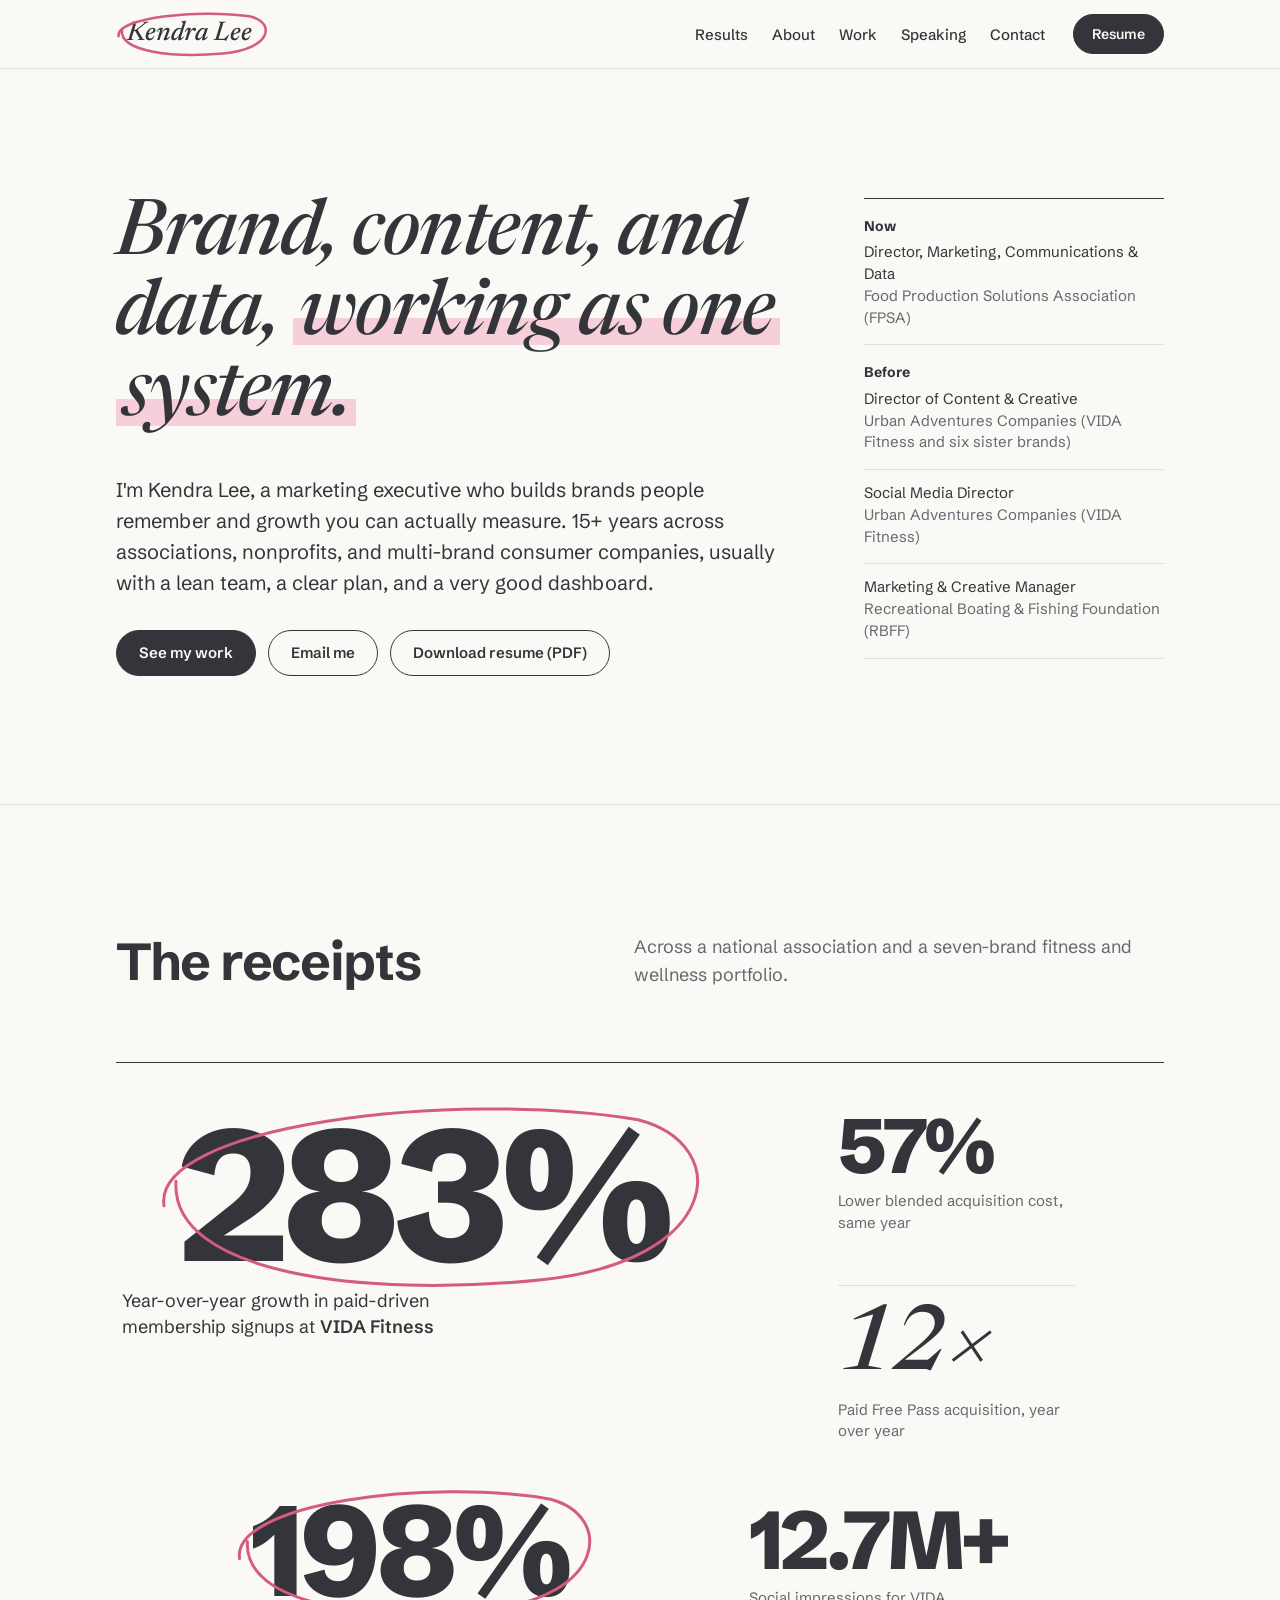
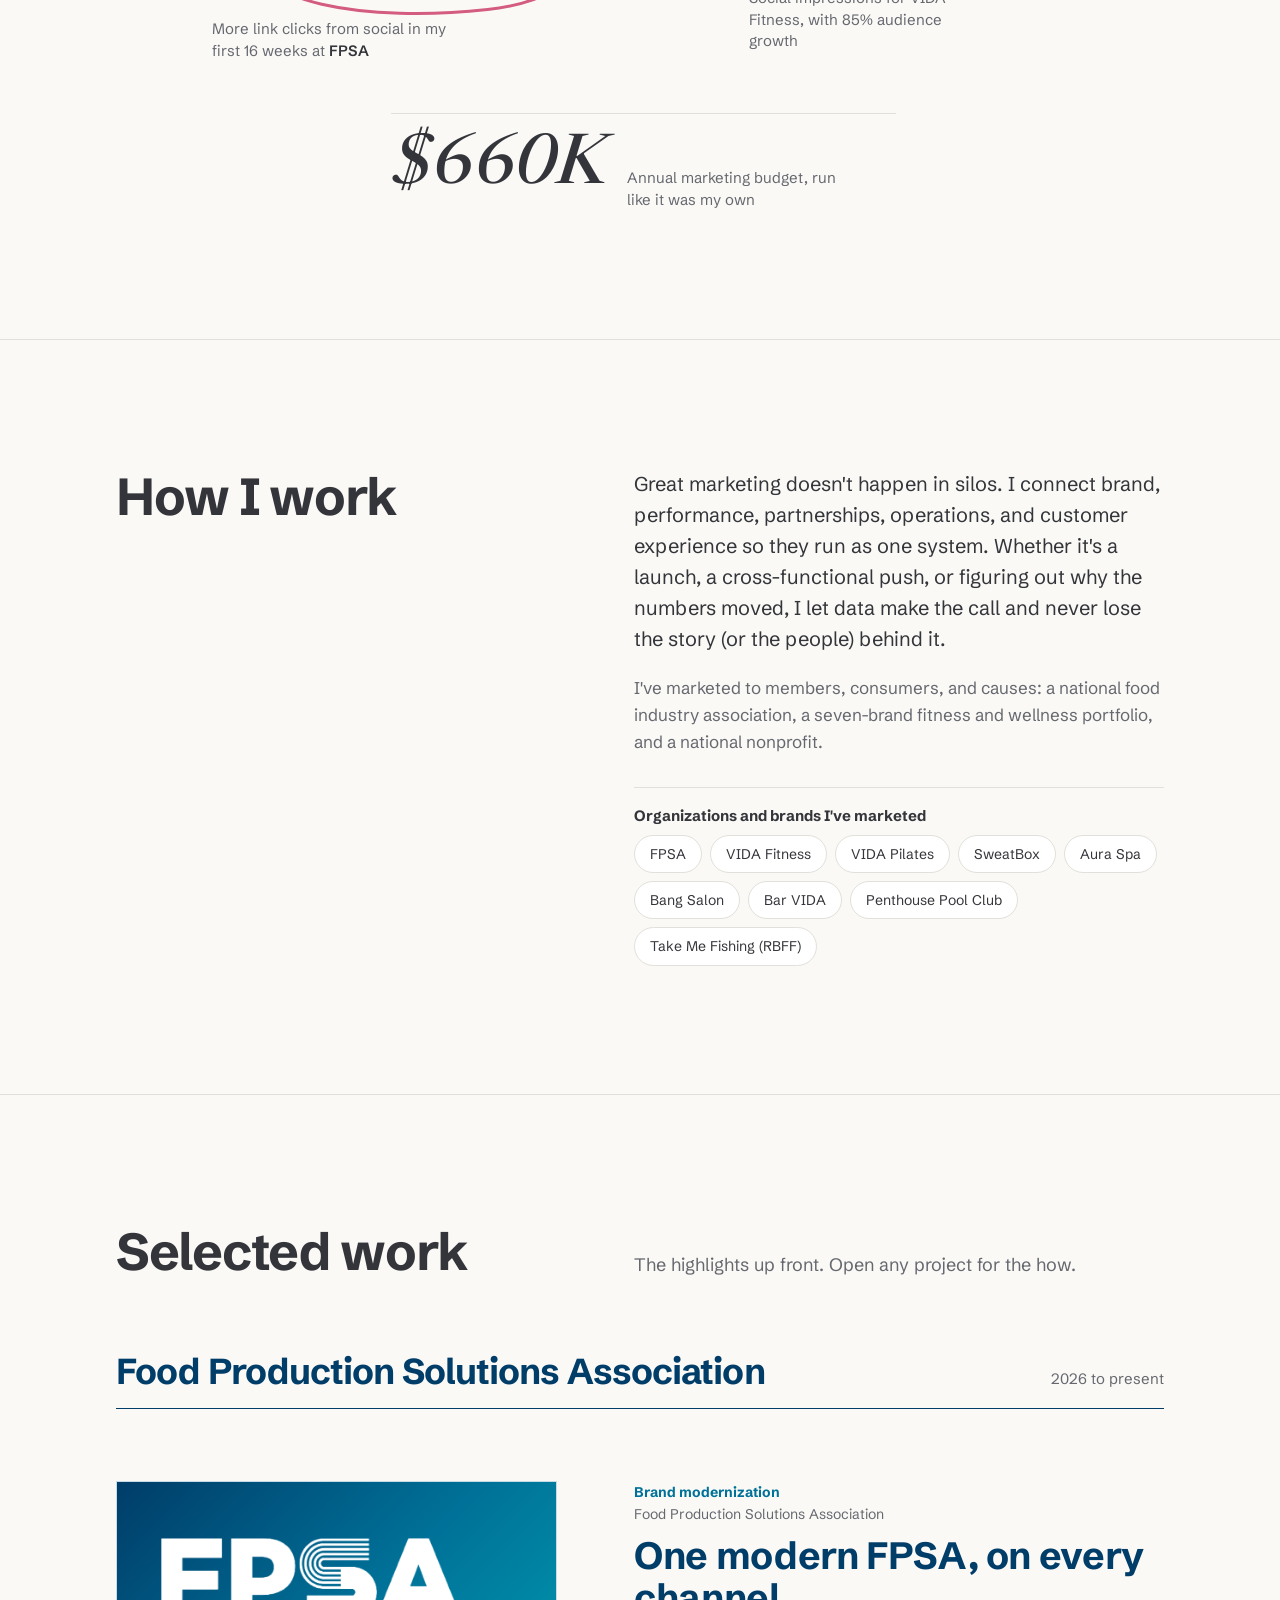
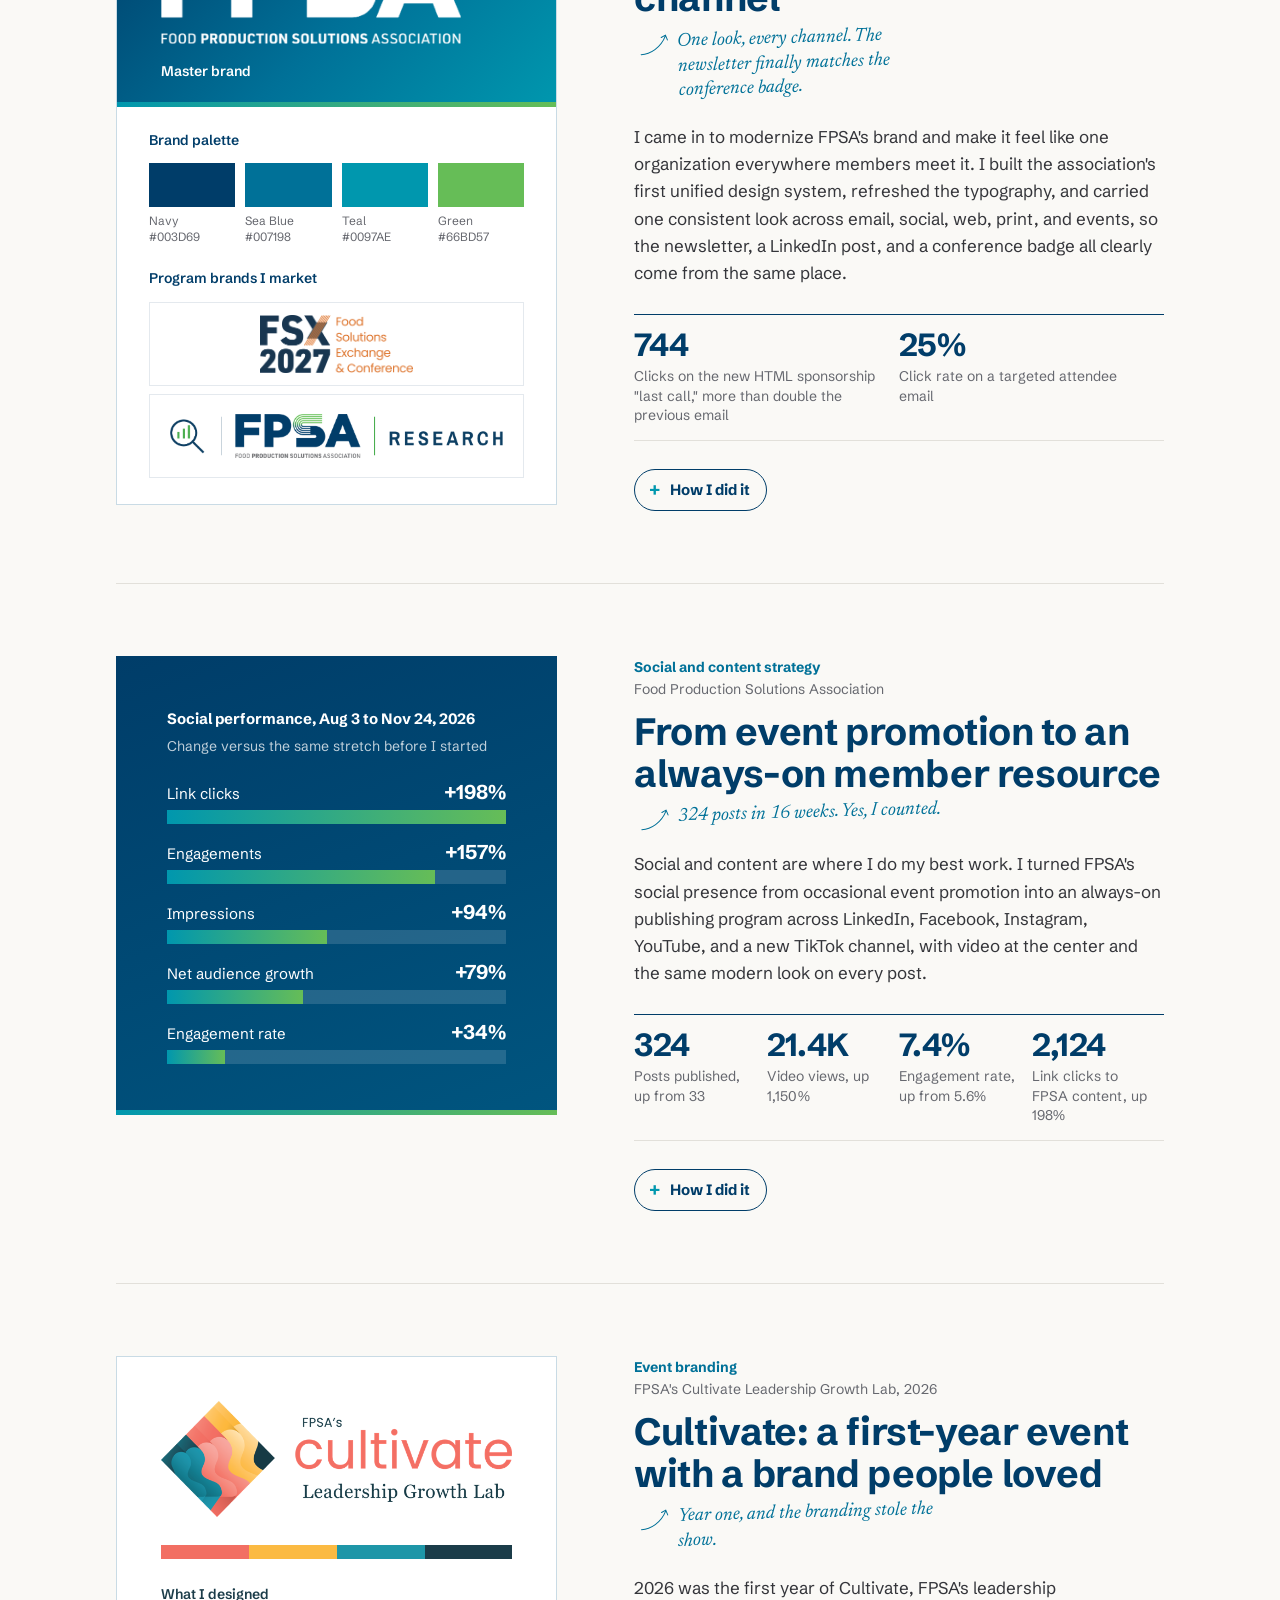
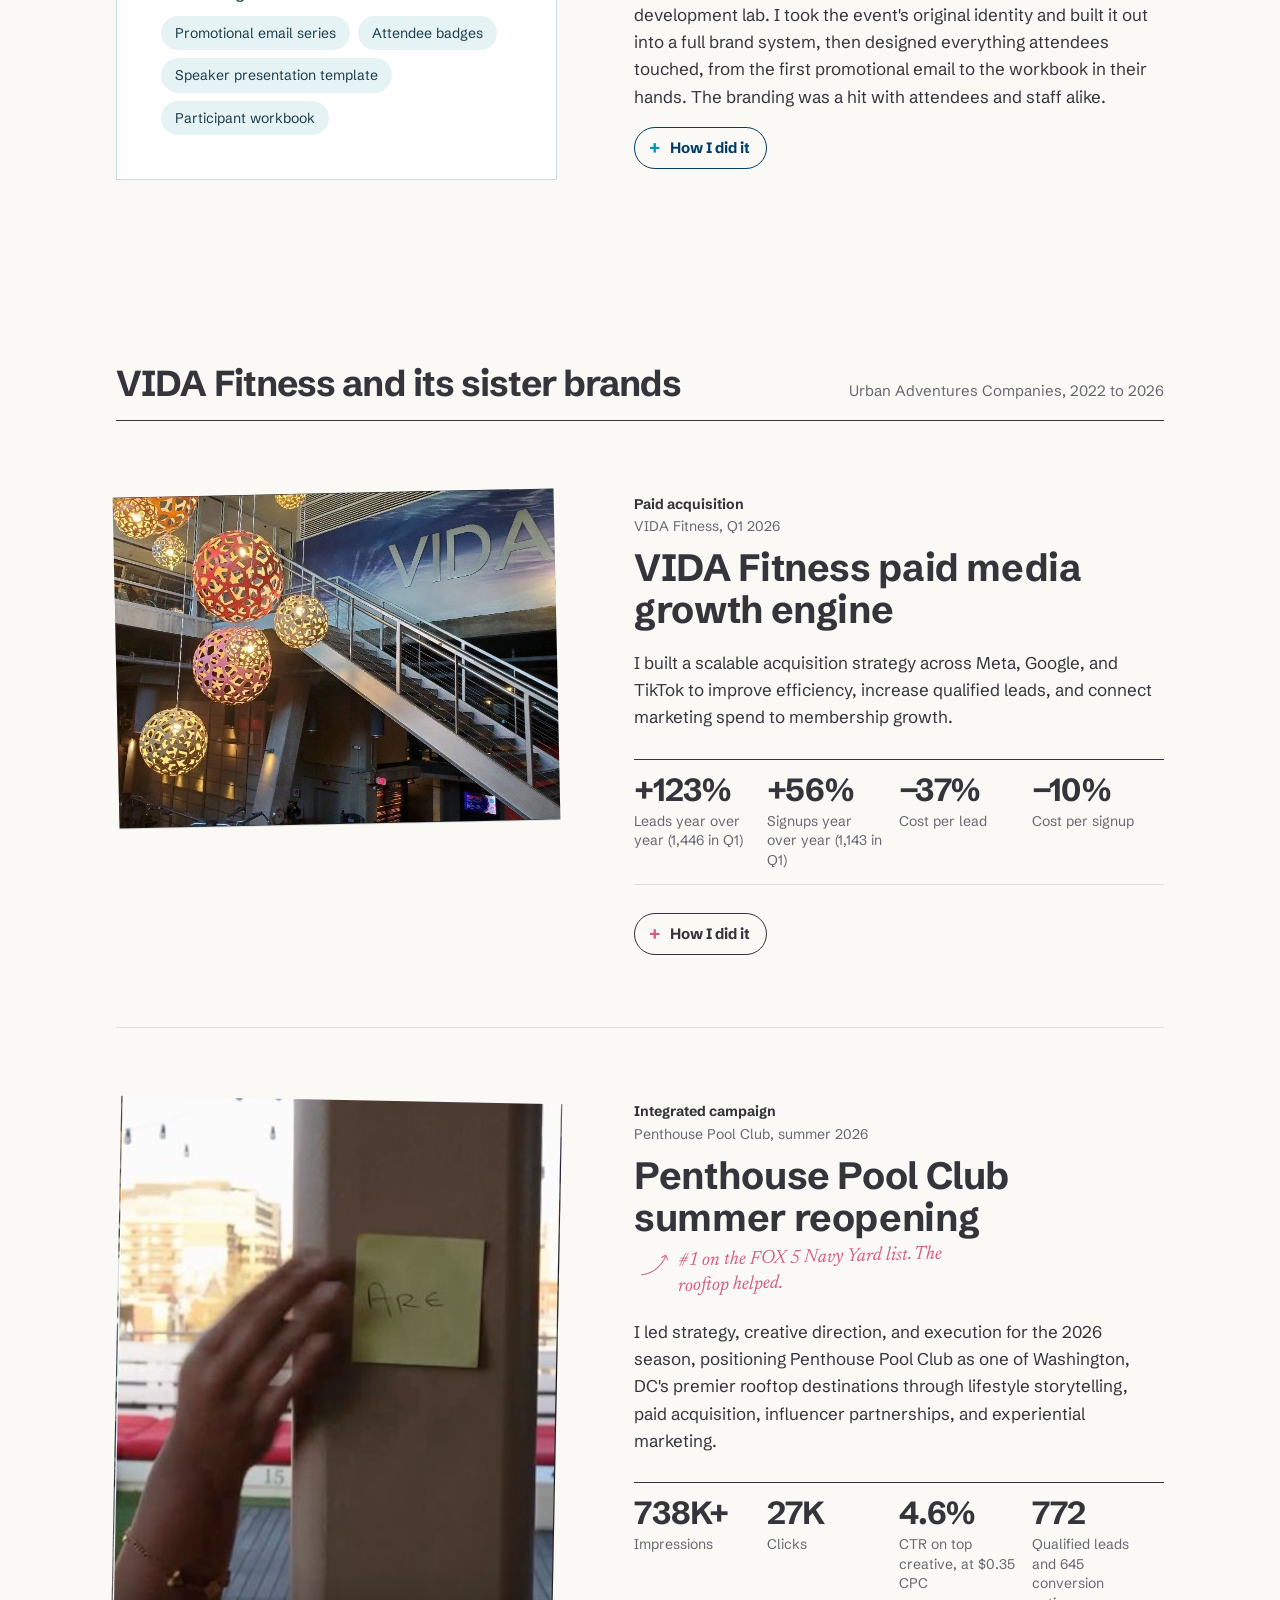
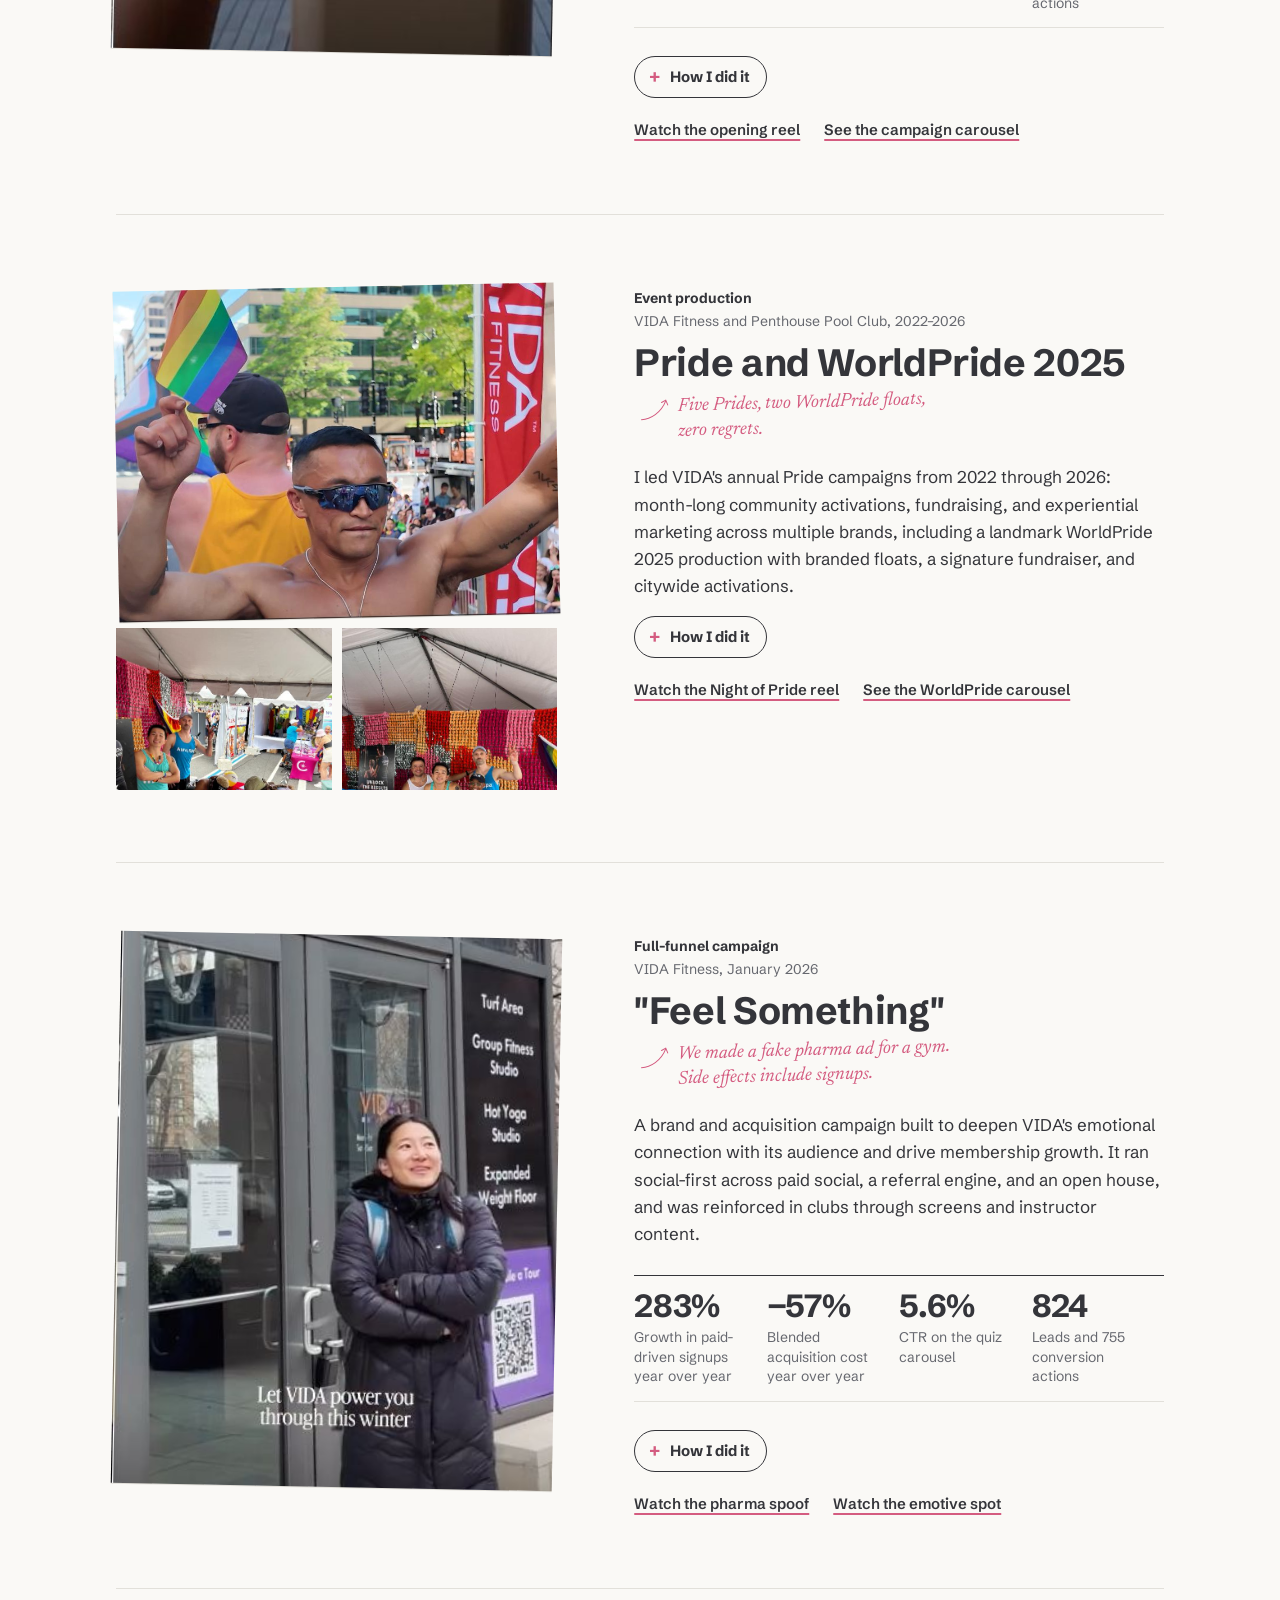
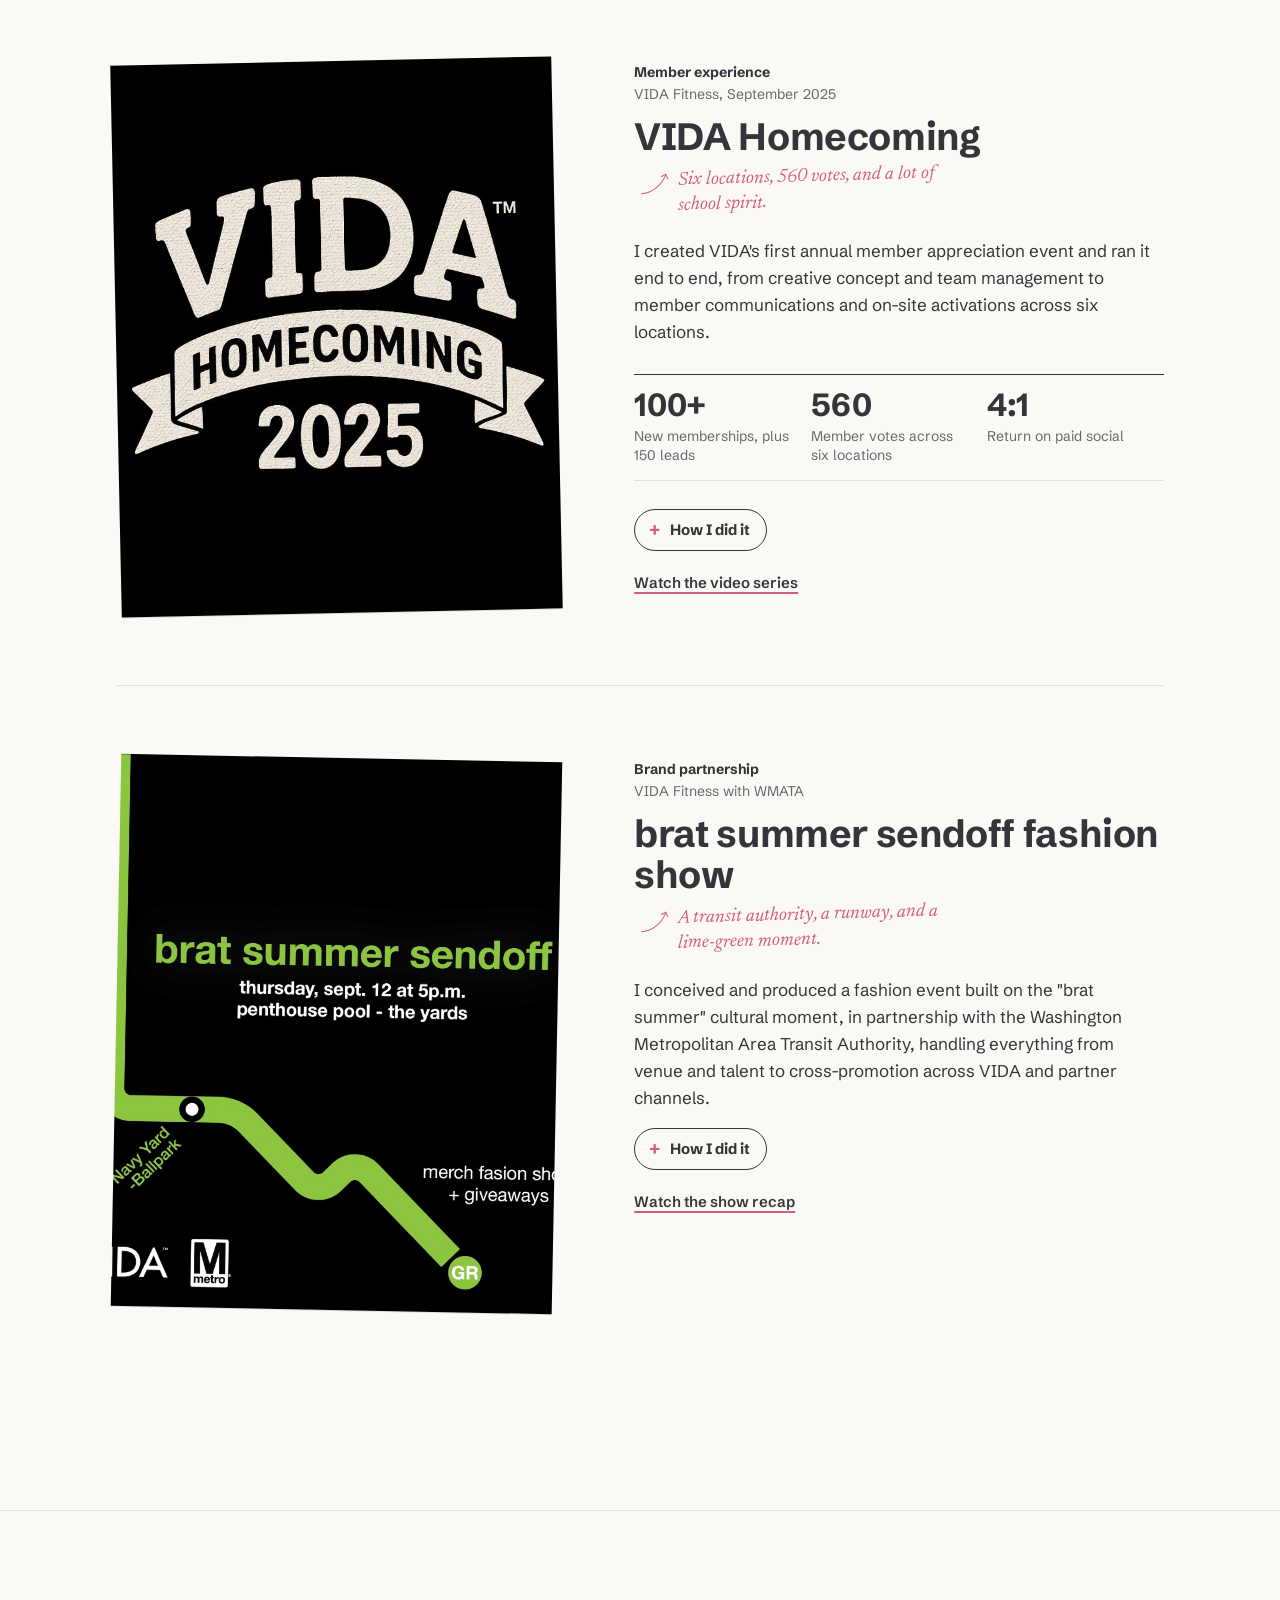
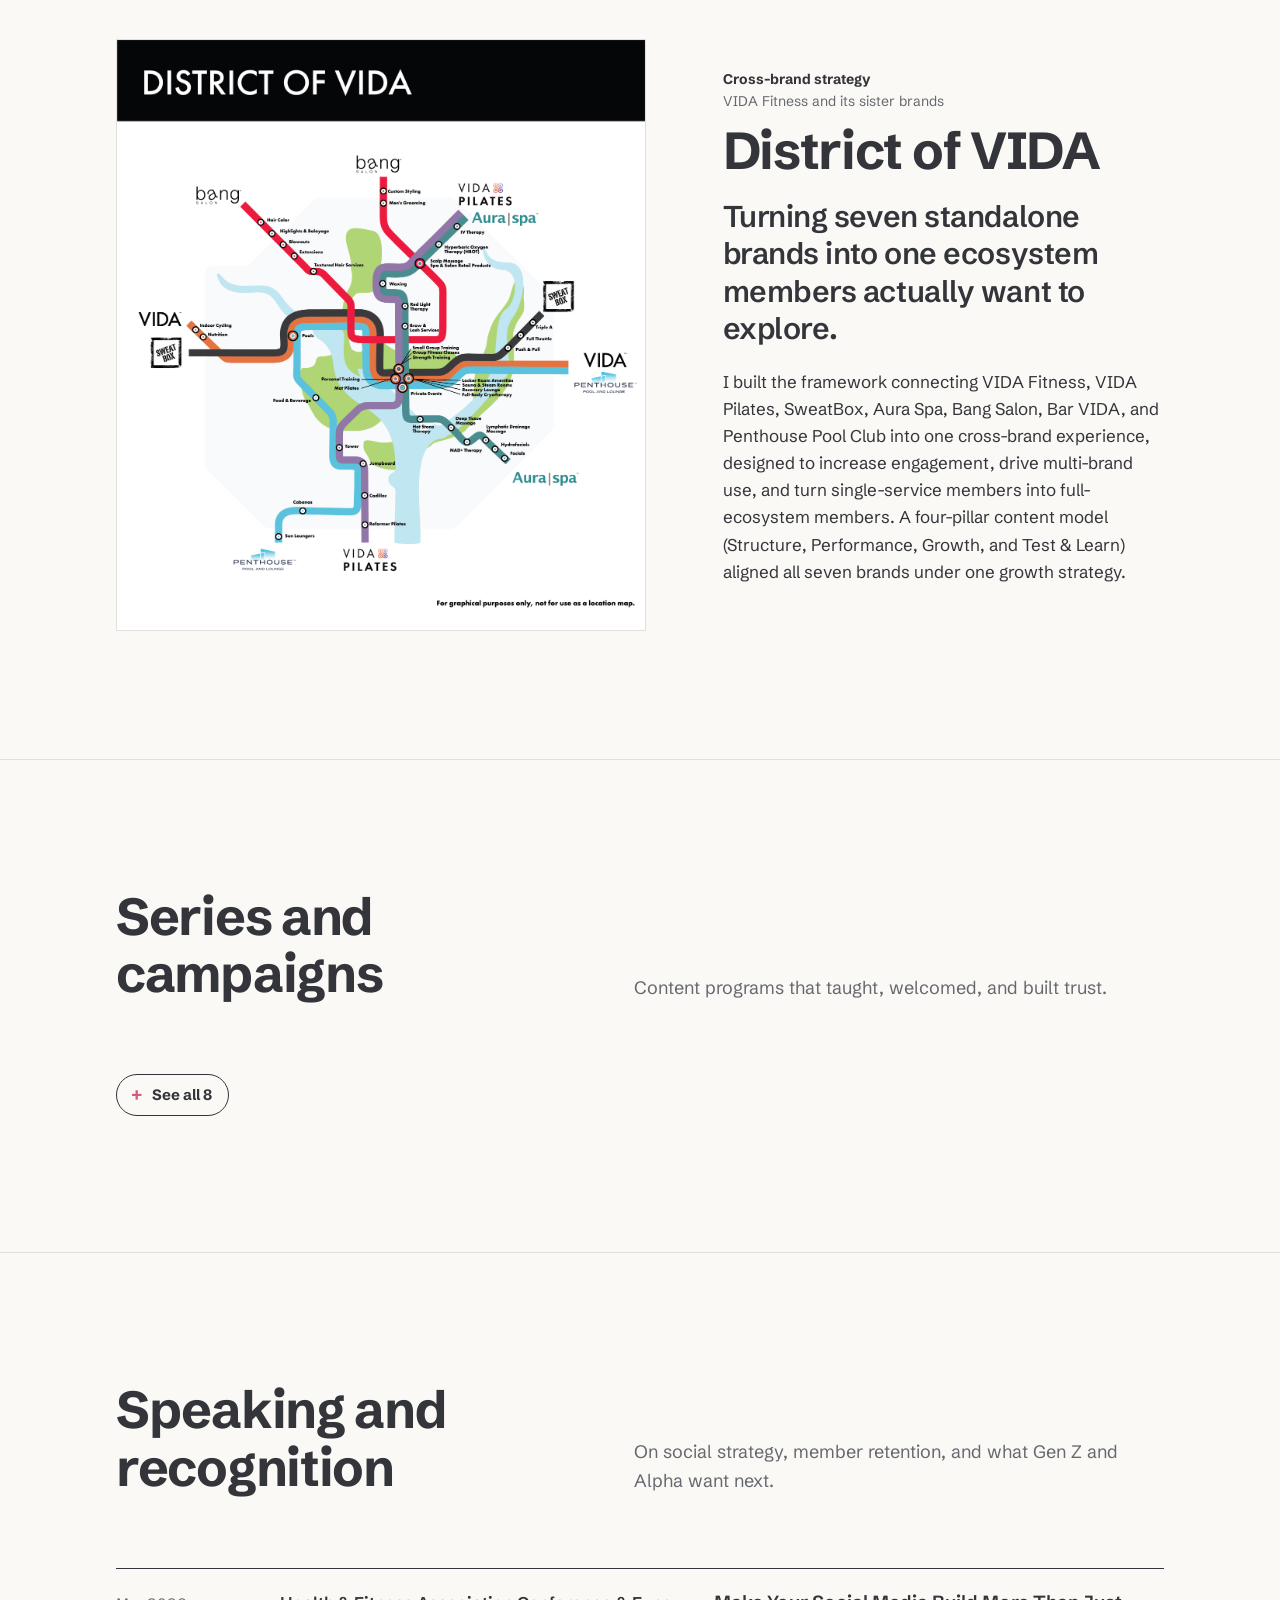
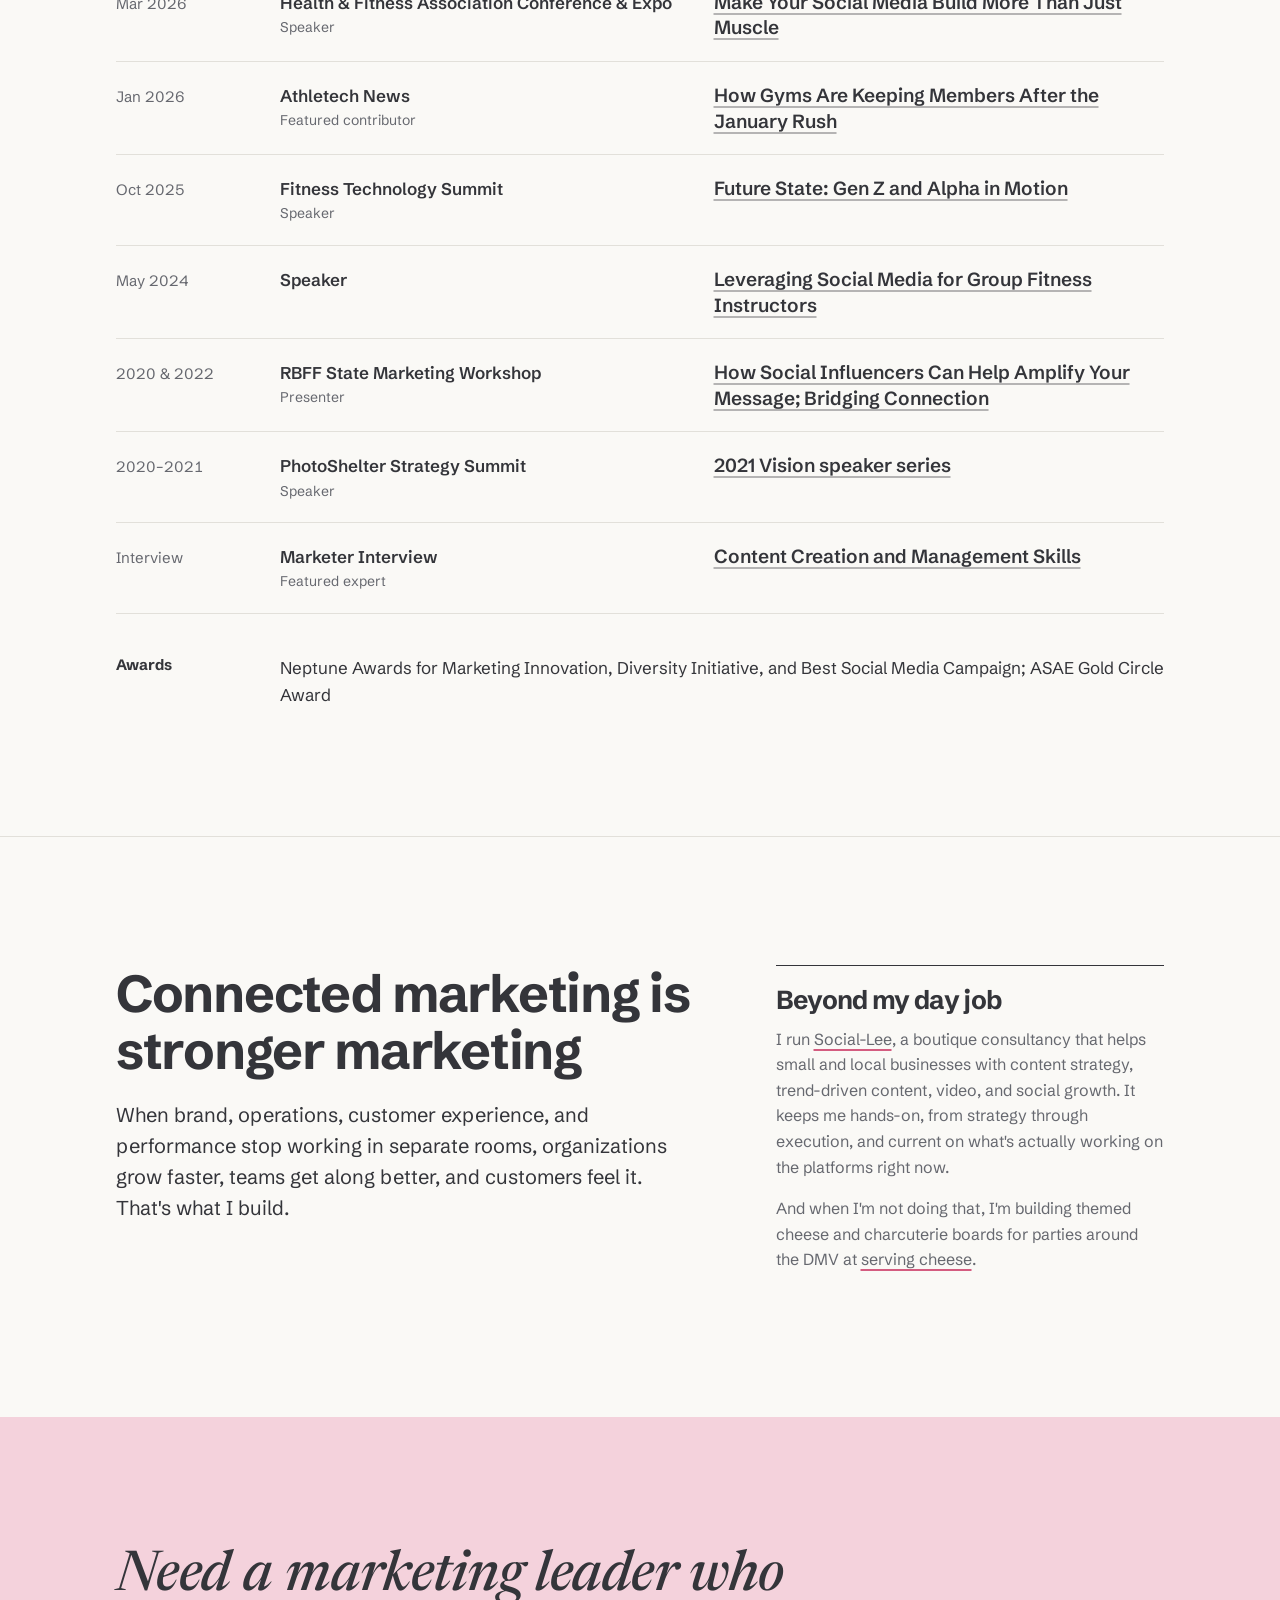
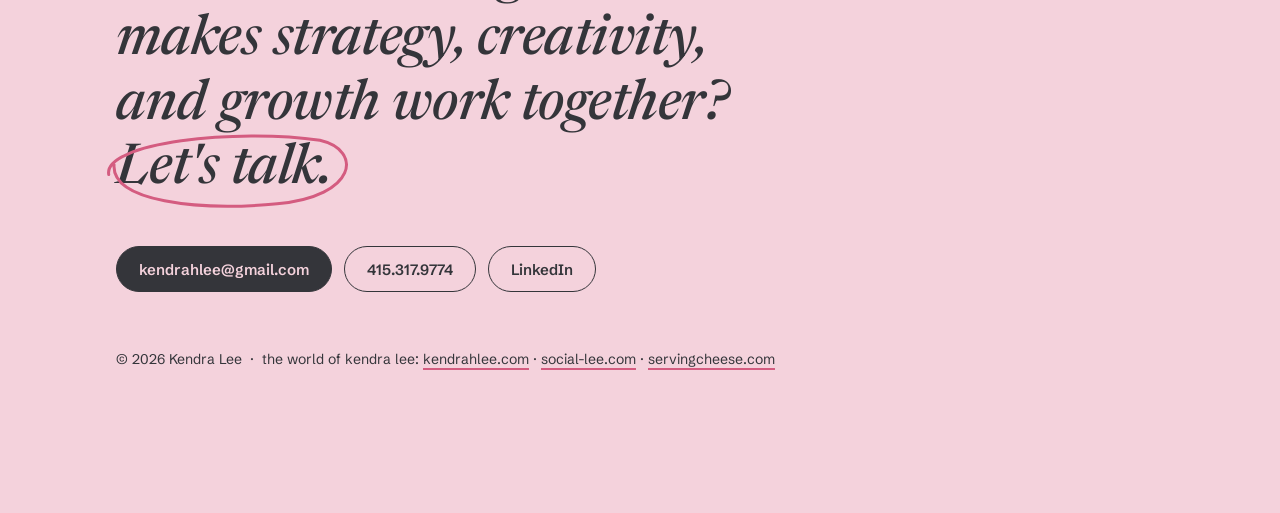
<file: preview/index.html>
<!DOCTYPE html>
<html lang="en">
<head>
<meta charset="utf-8">
<meta name="viewport" content="width=device-width, initial-scale=1">
<meta name="theme-color" content="#FAF9F6">
<title>Kendra Lee | Marketing Executive (preview)</title>
<meta name="description" content="Marketing executive with 15+ years building brands, growing memberships, and turning data into decisions for associations, nonprofits, and multi-brand consumer companies.">

<meta property="og:title" content="Kendra Lee | Marketing Executive">
<meta property="og:description" content="Marketing executive with 15+ years building brands, growing memberships, and turning data into decisions for associations, nonprofits, and multi-brand consumer companies.">
<meta property="og:url" content="https://www.kendrahlee.com/">
<meta property="og:type" content="website">
<meta property="og:image" content="https://www.kendrahlee.com/images/brand/kendra-lee-social-preview.png">
<meta property="og:image:width" content="1200">
<meta property="og:image:height" content="630">
<meta name="twitter:card" content="summary_large_image">
<meta name="twitter:title" content="Kendra Lee | Marketing Executive">
<meta name="twitter:description" content="Marketing executive with 15+ years building brands, growing memberships, and turning data into decisions for associations, nonprofits, and multi-brand consumer companies.">
<meta name="twitter:image" content="https://www.kendrahlee.com/images/brand/kendra-lee-social-preview.png">
<link rel="icon" href="/images/brand/kendra-lee-favicon.png" type="image/png">
<link rel="apple-touch-icon" href="/images/brand/kendra-lee-monogram-180.png">

<link rel="preconnect" href="https://fonts.googleapis.com">
<link rel="preconnect" href="https://fonts.gstatic.com" crossorigin>
<link rel="stylesheet" href="../styles.css">
<link rel="stylesheet" href="preview.css">
<meta name="robots" content="noindex">
</head>
<body class="pv">

<nav class="nav" aria-label="Main">
  <div class="wrap">
    <a class="nav-logo" href="#top" aria-label="Kendra Lee, home"><span class="wordmark draw">Kendra Lee<svg class="ring" viewBox="0 0 200 70" preserveAspectRatio="none" aria-hidden="true"><path d="M14 38 C 10 12, 110 0, 172 10 C 204 18, 200 56, 140 62 C 80 68, 16 60, 18 30"/></svg></span></a>
    <ul class="nav-links">
      <li><a href="#results">Results</a></li>
      <li><a href="#about">About</a></li>
      <li><a href="#work">Work</a></li>
      <li><a href="#speaking">Speaking</a></li>
      <li><a href="#contact">Contact</a></li>
    </ul>
    <a class="btn btn-solid" href="../Kendra_Lee_Resume.pdf" target="_blank" rel="noopener">Resume</a>
  </div>
</nav>

<main id="top">

  <!-- HERO -->
  <header class="hero">
    <div class="wrap hero-grid">
      <div>
        <h1>Brand, content, and data, <span class="marked sweep">working as one system.</span></h1>
        <p class="hero-intro">I'm Kendra Lee, a marketing executive who builds brands people remember and growth you can actually measure. 15+ years across associations, nonprofits, and multi-brand consumer companies, usually with a lean team, a clear plan, and a very good dashboard.</p>
        <div class="hero-actions">
          <a class="btn btn-solid" href="#work">See my work</a>
          <a class="btn" href="mailto:kendrahlee@gmail.com">Email me</a>
          <a class="btn" href="../Kendra_Lee_Resume.pdf" target="_blank" rel="noopener">Download resume (PDF)</a>
        </div>
      </div>
      <dl class="roles">
        <dt>Now</dt>
        <dd>Director, Marketing, Communications &amp; Data<span>Food Production Solutions Association (FPSA)</span></dd>
        <dt>Before</dt>
        <dd>Director of Content &amp; Creative<span>Urban Adventures Companies (VIDA Fitness and six sister brands)</span></dd>
        <dd>Social Media Director<span>Urban Adventures Companies (VIDA Fitness)</span></dd>
        <dd>Marketing &amp; Creative Manager<span>Recreational Boating &amp; Fishing Foundation (RBFF)</span></dd>
      </dl>
    </div>
  </header>

  <!-- RESULTS -->
  <section class="section" id="results" aria-labelledby="results-title">
    <div class="wrap">
      <div class="section-head">
        <h2 id="results-title">The receipts</h2>
        <p class="muted">Across a national association and a seven-brand fitness and wellness portfolio.</p>
      </div>
      <div class="spread">
        <div class="r r-hero"><div class="rn"><span class="circled draw">283%<svg class="ring" viewBox="0 0 200 70" preserveAspectRatio="none" aria-hidden="true"><path d="M14 38 C 10 12, 110 0, 172 10 C 204 18, 200 56, 140 62 C 80 68, 16 60, 18 30"/></svg></span></div><p>Year-over-year growth in paid-driven membership signups at <b>VIDA Fitness</b></p></div>
        <div class="r r-a"><div class="rn count" data-to="57" data-suf="%">57%</div><p>Lower blended acquisition cost, same year</p></div>
        <div class="r r-b"><div class="rn">12&times;</div><p>Paid Free Pass acquisition, year over year</p></div>
        <div class="r r-c"><div class="rn"><span class="circled draw">198%<svg class="ring" viewBox="0 0 200 70" preserveAspectRatio="none" aria-hidden="true"><path d="M14 38 C 10 12, 110 0, 172 10 C 204 18, 200 56, 140 62 C 80 68, 16 60, 18 30"/></svg></span></div><p>More link clicks from social in my first 16 weeks at <b>FPSA</b></p></div>
        <div class="r r-d"><div class="rn count" data-to="12.7" data-dec="1" data-suf="M+">12.7M+</div><p>Social impressions for VIDA Fitness, with 85% audience growth</p></div>
        <div class="r r-e"><div class="rn count" data-to="660" data-pre="$" data-suf="K">$660K</div><p>Annual marketing budget, run like it was my own</p></div>
      </div>
    </div>
  </section>

  <!-- ABOUT -->
  <section class="section" id="about" aria-labelledby="about-title">
    <div class="wrap about">
      <h2 id="about-title">How I work</h2>
      <div class="about-copy">
        <p>Great marketing doesn't happen in silos. I connect brand, performance, partnerships, operations, and customer experience so they run as one system. Whether it's a launch, a cross-functional push, or figuring out why the numbers moved, I let data make the call and never lose the story (or the people) behind it.</p>
        <p class="muted">I've marketed to members, consumers, and causes: a national food industry association, a seven-brand fitness and wellness portfolio, and a national nonprofit.</p>
        <div class="brands">
          <h3>Organizations and brands I've marketed</h3>
          <ul>
            <li><a href="#work-fpsa">FPSA</a></li>
            <li><a href="#work-vida">VIDA Fitness</a></li>
            <li><a href="#district">VIDA Pilates</a></li>
            <li><a href="#district">SweatBox</a></li>
            <li><a href="#district">Aura Spa</a></li>
            <li><a href="#district">Bang Salon</a></li>
            <li><a href="#district">Bar VIDA</a></li>
            <li><a href="#case-penthouse">Penthouse Pool Club</a></li>
            <li><a href="https://takemefishing.org/" target="_blank" rel="noopener">Take Me Fishing (RBFF)</a></li>
          </ul>
        </div>
      </div>
    </div>
  </section>

  <!-- WORK -->
  <section class="section" id="work" aria-labelledby="work-title">
    <div class="wrap">
      <div class="section-head">
        <h2 id="work-title">Selected work</h2>
        <p class="muted">The highlights up front. Open any project for the how.</p>
      </div>

      <!-- FPSA -->
      <div class="work-group" id="work-fpsa">
        <div class="work-group-title">
          <h3>Food Production Solutions Association</h3>
          <p>2026 to present</p>
        </div>

        <article class="case">
          <div class="case-media">
            <div class="fpsa-panel">
              <div class="fpsa-master">
                <img src="../images/fpsa/fpsa-logo-white.png" alt="FPSA, Food Production Solutions Association" width="700" height="249">
                <p>Master brand</p>
              </div>
              <div class="fpsa-swatches">
                <p>Brand palette</p>
                <ul>
                  <li style="--c:#003d69"><span></span>Navy<br>#003D69</li>
                  <li style="--c:#007198"><span></span>Sea Blue<br>#007198</li>
                  <li style="--c:#0097ae"><span></span>Teal<br>#0097AE</li>
                  <li style="--c:#66bd57"><span></span>Green<br>#66BD57</li>
                </ul>
              </div>
              <div class="fpsa-programs">
                <p>Program brands I market</p>
                <ul>
                  <li><img src="../images/fpsa/fsx-2027.png" alt="FSX 2027, Food Solutions Exchange &amp; Conference" width="640" height="242" loading="lazy"></li>
                  <li><img src="../images/fpsa/fpsa-research.png" alt="FPSA Research" width="495" height="66" loading="lazy"></li>
                </ul>
              </div>
            </div>
          </div>
          <div class="case-body">
            <div class="case-meta"><strong>Brand modernization</strong><br>Food Production Solutions Association</div>
            <h4>One modern FPSA, on every channel</h4>
            <aside class="note" aria-label="Margin note"><svg class="note-arrow" viewBox="0 0 60 40" aria-hidden="true"><path d="M4 6 C 20 4, 40 12, 52 32 M44 30 L52 33 L54 24"/></svg>One look, every channel. The newsletter finally matches the conference badge.</aside>
            <p>I came in to modernize FPSA's brand and make it feel like one organization everywhere members meet it. I built the association's first unified design system, refreshed the typography, and carried one consistent look across email, social, web, print, and events, so the newsletter, a LinkedIn post, and a conference badge all clearly come from the same place.</p>
            <dl class="figures">
              <div><dt>744</dt><dd>Clicks on the new HTML sponsorship "last call," more than double the previous email</dd></div>
              <div><dt>25%</dt><dd>Click rate on a targeted attendee email</dd></div>
            </dl>
            <details class="more"><summary>How I did it</summary><ul class="points">
              <li>Built FPSA's first unified design system: one source of truth for logos, colors, typography, and program marks</li>
              <li>Introduced custom-coded HTML email, rebuilt the Member Newsletter in HTML, and refreshed fpsa.org on HubSpot</li>
              <li>Partnered with sales on a recruitment and retention collateral system: a new-member package, an evergreen prospect brochure, and FIT program conversion pieces</li>
              <li>Launched FSX 2027 (Food Solutions Exchange &amp; Conference) under the "Solve Together" platform</li>
              <li>Brought the 2026 Future of Food Manufacturing report to market during National Manufacturing Month (156 executives surveyed; sponsored by JBT Marel)</li>
            </ul></details>
          </div>
        </article>

        <article class="case">
          <div class="case-media">
            <div class="panel fpsa-bars">
              <p class="bars-title">Social performance, Aug 3 to Nov 24, 2026</p>
              <p class="bars-sub">Change versus the same stretch before I started</p>
              <ul class="bars">
                <li class="bar-row"><span>Link clicks</span><b>+198%</b><span class="bar"><i style="width:100%"></i></span></li>
                <li class="bar-row"><span>Engagements</span><b>+157%</b><span class="bar"><i style="width:79%"></i></span></li>
                <li class="bar-row"><span>Impressions</span><b>+94%</b><span class="bar"><i style="width:47%"></i></span></li>
                <li class="bar-row"><span>Net audience growth</span><b>+79%</b><span class="bar"><i style="width:40%"></i></span></li>
                <li class="bar-row"><span>Engagement rate</span><b>+34%</b><span class="bar"><i style="width:17%"></i></span></li>
              </ul>
            </div>
          </div>
          <div class="case-body">
            <div class="case-meta"><strong>Social and content strategy</strong><br>Food Production Solutions Association</div>
            <h4>From event promotion to an always-on member resource</h4>
            <aside class="note" aria-label="Margin note"><svg class="note-arrow" viewBox="0 0 60 40" aria-hidden="true"><path d="M4 6 C 20 4, 40 12, 52 32 M44 30 L52 33 L54 24"/></svg>324 posts in 16 weeks. Yes, I counted.</aside>
            <p>Social and content are where I do my best work. I turned FPSA's social presence from occasional event promotion into an always-on publishing program across LinkedIn, Facebook, Instagram, YouTube, and a new TikTok channel, with video at the center and the same modern look on every post.</p>
            <dl class="figures">
              <div><dt>324</dt><dd>Posts published, up from 33</dd></div>
              <div><dt>21.4K</dt><dd>Video views, up 1,150%</dd></div>
              <div><dt>7.4%</dt><dd>Engagement rate, up from 5.6%</dd></div>
              <div><dt>2,124</dt><dd>Link clicks to FPSA content, up 198%</dd></div>
            </dl>
            <details class="more"><summary>How I did it</summary><ul class="points">
              <li>Launched FPSA's TikTok channel and its Reddit presence in food and manufacturing communities</li>
              <li>Made social two-way: 331 messages and replies sent, up 903%</li>
              <li>Grew LinkedIn, FPSA's largest channel, by 265 followers with an 8.9% engagement rate</li>
              <li>Set the promotion cadence for the Webinar Wednesday series across email and social</li>
              <li>Direct data and CRM work across Nimble AMS, HubSpot, and Constant Contact, share weekly performance updates with all staff, and approve reporting to leadership and the Board</li>
            </ul></details>
          </div>
        </article>

        <article class="case">
          <div class="case-media">
            <div class="cultivate-panel">
              <img src="../images/fpsa/cultivate.png" alt="FPSA's Cultivate Leadership Growth Lab" width="640" height="212">
              <ul class="cultivate-swatches" aria-hidden="true">
                <li style="--c:#f26f63"></li><li style="--c:#fbba42"></li><li style="--c:#1e96a8"></li><li style="--c:#1b3c49"></li>
              </ul>
              <p>What I designed</p>
              <ul class="cultivate-pieces">
                <li>Promotional email series</li>
                <li>Attendee badges</li>
                <li>Speaker presentation template</li>
                <li>Participant workbook</li>
              </ul>
            </div>
          </div>
          <div class="case-body">
            <div class="case-meta"><strong>Event branding</strong><br>FPSA's Cultivate Leadership Growth Lab, 2026</div>
            <h4>Cultivate: a first-year event with a brand people loved</h4>
            <aside class="note" aria-label="Margin note"><svg class="note-arrow" viewBox="0 0 60 40" aria-hidden="true"><path d="M4 6 C 20 4, 40 12, 52 32 M44 30 L52 33 L54 24"/></svg>Year one, and the branding stole the show.</aside>
            <p>2026 was the first year of Cultivate, FPSA's leadership development lab. I took the event's original identity and built it out into a full brand system, then designed everything attendees touched, from the first promotional email to the workbook in their hands. The branding was a hit with attendees and staff alike.</p>
            <details class="more"><summary>How I did it</summary><ul class="points">
              <li>Extended the original Cultivate identity into a complete event look, with Archivo headlines for a modern feel</li>
              <li>Designed and sent the promotional email series in Constant Contact</li>
              <li>Created the attendee badges, speaker presentation template, and participant workbook so every touchpoint felt like one experience</li>
            </ul></details>
          </div>
        </article>
      </div>

      <!-- UAC -->
      <div class="work-group" id="work-vida">
        <div class="work-group-title">
          <h3>VIDA Fitness and its sister brands</h3>
          <p>Urban Adventures Companies, 2022 to 2026</p>
        </div>

        <article class="case">
          <figure class="case-media landscape"><img src="../images/vida-fitness-stairs.jpg" alt="VIDA Fitness members on a stair climber" loading="lazy"></figure>
          <div class="case-body">
            <div class="case-meta"><strong>Paid acquisition</strong><br>VIDA Fitness, Q1 2026</div>
            <h4>VIDA Fitness paid media growth engine</h4>
            <p>I built a scalable acquisition strategy across Meta, Google, and TikTok to improve efficiency, increase qualified leads, and connect marketing spend to membership growth.</p>
            <dl class="figures">
              <div><dt>+123%</dt><dd>Leads year over year (1,446 in Q1)</dd></div>
              <div><dt>+56%</dt><dd>Signups year over year (1,143 in Q1)</dd></div>
              <div><dt>&minus;37%</dt><dd>Cost per lead</dd></div>
              <div><dt>&minus;10%</dt><dd>Cost per signup</dd></div>
            </dl>
            <details class="more"><summary>How I did it</summary><ul class="points">
              <li>Restructured paid media around full-funnel objectives: awareness, consideration, and conversion</li>
              <li>Used Meta for audience expansion and demand generation, and Google to capture high-intent prospects already searching for a gym</li>
              <li>Optimized creative, audiences, budgets, and conversion paths across $46K+ in quarterly spend</li>
              <li>Rebuilt reporting around acquisition outcomes instead of vanity metrics</li>
            </ul></details>
          </div>
        </article>

        <article class="case" id="case-penthouse">
          <figure class="case-media"><img src="../images/penthouse-pool.jpg" alt="Guests at the Penthouse Pool Club rooftop" loading="lazy"></figure>
          <div class="case-body">
            <div class="case-meta"><strong>Integrated campaign</strong><br>Penthouse Pool Club, summer 2026</div>
            <h4>Penthouse Pool Club summer reopening</h4>
            <aside class="note" aria-label="Margin note"><svg class="note-arrow" viewBox="0 0 60 40" aria-hidden="true"><path d="M4 6 C 20 4, 40 12, 52 32 M44 30 L52 33 L54 24"/></svg>#1 on the FOX 5 Navy Yard list. The rooftop helped.</aside>
            <p>I led strategy, creative direction, and execution for the 2026 season, positioning Penthouse Pool Club as one of Washington, DC's premier rooftop destinations through lifestyle storytelling, paid acquisition, influencer partnerships, and experiential marketing.</p>
            <dl class="figures">
              <div><dt>738K+</dt><dd>Impressions</dd></div>
              <div><dt>27K</dt><dd>Clicks</dd></div>
              <div><dt>4.6%</dt><dd>CTR on top creative, at $0.35 CPC</dd></div>
              <div><dt>772</dt><dd>Qualified leads and 645 conversion actions</dd></div>
            </dl>
            <details class="more"><summary>How I did it</summary><ul class="points">
              <li>Named the #1 spot in <a href="https://www.fox5dc.com/video/fmc-j2jhd5q2mvgc7pz0" target="_blank" rel="noopener">FOX 5's Zip Trip "5 Must Stops" in Navy Yard</a></li>
              <li>Sustained 2&ndash;4%+ CTR with CPCs under $0.70 across multiple campaigns at scale</li>
              <li>Managed influencer partnerships and on-site collaborations that produced authentic content for paid and organic</li>
            </ul></details>
            <div class="case-links">
              <a href="https://www.instagram.com/reel/DWuE4ufAHaG/" target="_blank" rel="noopener">Watch the opening reel</a>
              <a href="https://www.instagram.com/p/DXw-izBidJq/?img_index=1" target="_blank" rel="noopener">See the campaign carousel</a>
            </div>
          </div>
        </article>

        <article class="case">
          <div class="case-media landscape">
            <img src="../images/pride-main.jpg" alt="VIDA Fitness float in the WorldPride parade" loading="lazy">
            <div class="case-thumbs">
              <img src="../images/pride-extra-1-sm.jpg" alt="VIDA Pride activation" loading="lazy">
              <img src="../images/pride-extra-2-sm.jpg" alt="VIDA Pride event" loading="lazy">
            </div>
          </div>
          <div class="case-body">
            <div class="case-meta"><strong>Event production</strong><br>VIDA Fitness and Penthouse Pool Club, 2022&ndash;2026</div>
            <h4>Pride and WorldPride 2025</h4>
            <aside class="note" aria-label="Margin note"><svg class="note-arrow" viewBox="0 0 60 40" aria-hidden="true"><path d="M4 6 C 20 4, 40 12, 52 32 M44 30 L52 33 L54 24"/></svg>Five Prides, two WorldPride floats, zero regrets.</aside>
            <p>I led VIDA's annual Pride campaigns from 2022 through 2026: month-long community activations, fundraising, and experiential marketing across multiple brands, including a landmark WorldPride 2025 production with branded floats, a signature fundraiser, and citywide activations.</p>
            <details class="more"><summary>How I did it</summary><ul class="points">
              <li>Managed two branded floats in the 2025 WorldPride Parade, plus floats in the 2022&ndash;2024 Pride parades</li>
              <li>Produced the annual <a href="https://www.32auctions.com/VIDAHasPride2026" target="_blank" rel="noopener">fundraising silent auction</a> end to end, securing partnerships with IMP and Live Nation</li>
              <li>Conceived Night of Pride, a signature fundraiser that earned <a href="https://www.youtube.com/watch?v=1O6z_cEoTDY" target="_blank" rel="noopener">WUSA9 coverage</a></li>
              <li>Coordinated influencer and community partnerships to extend reach across the LGBTQ+ community</li>
            </ul></details>
            <div class="case-links">
              <a href="https://www.instagram.com/reel/DJ7S33SP07u/" target="_blank" rel="noopener">Watch the Night of Pride reel</a>
              <a href="https://www.instagram.com/p/DZm6jsrj7tA/?img_index=1" target="_blank" rel="noopener">See the WorldPride carousel</a>
            </div>
          </div>
        </article>

        <article class="case">
          <figure class="case-media"><img src="../images/feel-something.jpg" alt="Feel Something campaign creative for VIDA Fitness" loading="lazy"></figure>
          <div class="case-body">
            <div class="case-meta"><strong>Full-funnel campaign</strong><br>VIDA Fitness, January 2026</div>
            <h4>"Feel Something"</h4>
            <aside class="note" aria-label="Margin note"><svg class="note-arrow" viewBox="0 0 60 40" aria-hidden="true"><path d="M4 6 C 20 4, 40 12, 52 32 M44 30 L52 33 L54 24"/></svg>We made a fake pharma ad for a gym. Side effects include signups.</aside>
            <p>A brand and acquisition campaign built to deepen VIDA's emotional connection with its audience and drive membership growth. It ran social-first across paid social, a referral engine, and an open house, and was reinforced in clubs through screens and instructor content.</p>
            <dl class="figures">
              <div><dt>283%</dt><dd>Growth in paid-driven signups year over year</dd></div>
              <div><dt>&minus;57%</dt><dd>Blended acquisition cost year over year</dd></div>
              <div><dt>5.6%</dt><dd>CTR on the quiz carousel</dd></div>
              <div><dt>824</dt><dd>Leads and 755 conversion actions</dd></div>
            </dl>
            <details class="more"><summary>How I did it</summary><ul class="points">
              <li>Scaled the "Check Your Spark" interactive quiz on paid social to drive segmented landing page traffic, yielding 96 applications ($51.63 CPA) and 86 completed registrations ($57.63 CPA)</li>
              <li>Directed creators for organic, UGC-style creative, then scaled the top performers into paid</li>
              <li>Extended into retention with themed content pillars: Feel Strong, Feel Zen, and Feel Energized</li>
            </ul></details>
            <div class="case-links">
              <a href="https://youtube.com/shorts/FDh4WMwkazw" target="_blank" rel="noopener">Watch the pharma spoof</a>
              <a href="https://youtube.com/shorts/QJ2Yc3DOOxs" target="_blank" rel="noopener">Watch the emotive spot</a>
            </div>
          </div>
        </article>

        <article class="case">
          <figure class="case-media"><img src="../images/vida-homecoming.jpg" alt="VIDA Homecoming member event" loading="lazy"></figure>
          <div class="case-body">
            <div class="case-meta"><strong>Member experience</strong><br>VIDA Fitness, September 2025</div>
            <h4>VIDA Homecoming</h4>
            <aside class="note" aria-label="Margin note"><svg class="note-arrow" viewBox="0 0 60 40" aria-hidden="true"><path d="M4 6 C 20 4, 40 12, 52 32 M44 30 L52 33 L54 24"/></svg>Six locations, 560 votes, and a lot of school spirit.</aside>
            <p>I created VIDA's first annual member appreciation event and ran it end to end, from creative concept and team management to member communications and on-site activations across six locations.</p>
            <dl class="figures">
              <div><dt>100+</dt><dd>New memberships, plus 150 leads</dd></div>
              <div><dt>560</dt><dd>Member votes across six locations</dd></div>
              <div><dt>4:1</dt><dd>Return on paid social</dd></div>
            </dl>
            <details class="more"><summary>How I did it</summary><ul class="points">
              <li>Partnered with a creator and team members on a video series that encouraged voting and participation</li>
            </ul></details>
            <div class="case-links">
              <a href="https://www.youtube.com/playlist?list=PLlGe1bG5ZoFJwLhBvWGK0mlq7ImXFgh60" target="_blank" rel="noopener">Watch the video series</a>
            </div>
          </div>
        </article>

        <article class="case">
          <figure class="case-media"><img src="../images/brat-summer.jpeg" alt="Models on the runway at the brat summer sendoff fashion show" loading="lazy"></figure>
          <div class="case-body">
            <div class="case-meta"><strong>Brand partnership</strong><br>VIDA Fitness with WMATA</div>
            <h4>brat summer sendoff fashion show</h4>
            <aside class="note" aria-label="Margin note"><svg class="note-arrow" viewBox="0 0 60 40" aria-hidden="true"><path d="M4 6 C 20 4, 40 12, 52 32 M44 30 L52 33 L54 24"/></svg>A transit authority, a runway, and a lime-green moment.</aside>
            <p>I conceived and produced a fashion event built on the "brat summer" cultural moment, in partnership with the Washington Metropolitan Area Transit Authority, handling everything from venue and talent to cross-promotion across VIDA and partner channels.</p>
            <details class="more"><summary>How I did it</summary><ul class="points">
              <li>Negotiated and managed a first-of-its-kind transit authority partnership</li>
              <li>Booked and managed talent and influencers for the show and the content rollout</li>
              <li>Merged fitness, fashion, and pop culture to position VIDA as a culturally relevant lifestyle brand</li>
            </ul></details>
            <div class="case-links">
              <a href="https://youtu.be/G2YgwW-htvs" target="_blank" rel="noopener">Watch the show recap</a>
            </div>
          </div>
        </article>
      </div>
    </div>
  </section>

  <!-- DISTRICT OF VIDA -->
  <section class="section" id="district" aria-labelledby="dov-title">
    <div class="wrap feature">
      <figure><img src="../images/district-of-vida.png" alt="District of VIDA map connecting seven brands" loading="lazy"></figure>
      <div>
        <div class="case-meta"><strong>Cross-brand strategy</strong><br>VIDA Fitness and its sister brands</div>
        <h2 id="dov-title">District of VIDA</h2>
        <p class="lede">Turning seven standalone brands into one ecosystem members actually want to explore.</p>
        <p>I built the framework connecting VIDA Fitness, VIDA Pilates, SweatBox, Aura Spa, Bang Salon, Bar VIDA, and Penthouse Pool Club into one cross-brand experience, designed to increase engagement, drive multi-brand use, and turn single-service members into full-ecosystem members. A four-pillar content model (Structure, Performance, Growth, and Test &amp; Learn) aligned all seven brands under one growth strategy.</p>
      </div>
    </div>
  </section>

  <!-- SERIES -->
  <section class="section" aria-labelledby="series-title">
    <div class="wrap">
      <div class="section-head">
        <h2 id="series-title">Series and campaigns</h2>
        <p class="muted">Content programs that taught, welcomed, and built trust.</p>
      </div>
      <details class="more more-series"><summary>See all 8</summary><ul class="series">
        <li><a href="https://www.youtube.com/playlist?list=PLlGe1bG5ZoFIG7idiqllqAele6MY_TiuT" target="_blank" rel="noopener"><strong>VIDA Thrive 5K</strong><span>Annual charity run, 2022&ndash;2024</span></a></li>
        <li><a href="https://www.youtube.com/playlist?list=PLlGe1bG5ZoFIBrqd1O25dywACdXBx_yDe" target="_blank" rel="noopener"><strong>Inside a VIDA Group Fitness Class</strong><span>Video series that demystifies classes for new members</span></a></li>
        <li><a href="https://youtube.com/playlist?list=PLlGe1bG5ZoFLxI8hgp5NNKaBwGpiawTIp" target="_blank" rel="noopener"><strong>Nutrition Services at VIDA</strong><span>Video series introducing members to nutrition offerings</span></a></li>
        <li><a href="https://www.youtube.com/playlist?list=PLlGe1bG5ZoFJMTBOZrqkqJgE6EkBMlA5D" target="_blank" rel="noopener"><strong>Wellness Series at Aura Spa</strong><span>Educational content for a luxury wellness brand</span></a></li>
        <li><a href="https://www.youtube.com/playlist?list=PLlGe1bG5ZoFKyBPJ02Pttc4zl6oQNJOT8" target="_blank" rel="noopener"><strong>VIDA Trainer Tips</strong><span>Ongoing series positioning trainers as experts</span></a></li>
        <li><a href="https://youtube.com/playlist?list=PLlGe1bG5ZoFJZPtvNXZo1h60Mo8hMe8HN" target="_blank" rel="noopener"><strong>VIDA Pilates: Inside the Studio</strong><span>Brand storytelling to build Classical Pilates awareness</span></a></li>
        <li><a href="https://youtu.be/0Z6cEs8-YSY" target="_blank" rel="noopener"><strong>October Om</strong><span>Monthlong yoga content series, 2024</span></a></li>
        <li><a href="https://takemefishing.org/" target="_blank" rel="noopener"><strong>Take Me Fishing (RBFF)</strong><span>National nonprofit campaigns spanning social, partnerships, and influencers, connecting people with outdoor recreation and conservation</span></a></li>
      </ul></details>
    </div>
  </section>

  <!-- SPEAKING -->
  <section class="section" id="speaking" aria-labelledby="speaking-title">
    <div class="wrap">
      <div class="section-head">
        <h2 id="speaking-title">Speaking and recognition</h2>
        <p class="muted">On social strategy, member retention, and what Gen Z and Alpha want next.</p>
      </div>
      <ul class="talks">
        <li>
          <time>Mar 2026</time>
          <div class="where">Health &amp; Fitness Association Conference &amp; Expo<span>Speaker</span></div>
          <div class="what"><a href="https://hub.healthandfitness.org/hfa-show-speakers" target="_blank" rel="noopener">Make Your Social Media Build More Than Just Muscle</a></div>
        </li>
        <li>
          <time>Jan 2026</time>
          <div class="where">Athletech News<span>Featured contributor</span></div>
          <div class="what"><a href="https://athletechnews.com/how-gyms-are-keeping-members-after-the-january-rush-why-february-matters-more/" target="_blank" rel="noopener">How Gyms Are Keeping Members After the January Rush</a></div>
        </li>
        <li>
          <time>Oct 2025</time>
          <div class="where">Fitness Technology Summit<span>Speaker</span></div>
          <div class="what"><a href="https://thefitnesstechsummit.com/speaker/kendra-lee/" target="_blank" rel="noopener">Future State: Gen Z and Alpha in Motion</a></div>
        </li>
        <li>
          <time>May 2024</time>
          <div class="where">Speaker</div>
          <div class="what"><a href="https://youtu.be/nnylk6z3rN4" target="_blank" rel="noopener">Leveraging Social Media for Group Fitness Instructors</a></div>
        </li>
        <li>
          <time>2020 &amp; 2022</time>
          <div class="where">RBFF State Marketing Workshop<span>Presenter</span></div>
          <div class="what"><a href="https://www.takemefishing.org/corporate/resource-center/webinars-workshops/2020-state-marketing-workshop/" target="_blank" rel="noopener">How Social Influencers Can Help Amplify Your Message; Bridging Connection</a></div>
        </li>
        <li>
          <time>2020&ndash;2021</time>
          <div class="where">PhotoShelter Strategy Summit<span>Speaker</span></div>
          <div class="what"><a href="https://go.photoshelter.com/brands/blog/2021-vision-speakers/" target="_blank" rel="noopener">2021 Vision speaker series</a></div>
        </li>
        <li>
          <time>Interview</time>
          <div class="where">Marketer Interview<span>Featured expert</span></div>
          <div class="what"><a href="https://marketerinterview.com/content-creation-and-management-skills/" target="_blank" rel="noopener">Content Creation and Management Skills</a></div>
        </li>
      </ul>
      <div class="recognition">
        <h3>Awards</h3>
        <p>Neptune Awards for Marketing Innovation, Diversity Initiative, and Best Social Media Campaign; ASAE Gold Circle Award</p>
      </div>
    </div>
  </section>

  <!-- PHILOSOPHY + SOCIAL-LEE -->
  <section class="section" aria-labelledby="philosophy-title">
    <div class="wrap closing-grid">
      <div>
        <h2 id="philosophy-title">Connected marketing is stronger marketing</h2>
        <p>When brand, operations, customer experience, and performance stop working in separate rooms, organizations grow faster, teams get along better, and customers feel it. That's what I build.</p>
      </div>
      <div class="aside">
        <h3>Beyond my day job</h3>
        <p>I run <a href="https://social-lee.com" target="_blank" rel="noopener">Social-Lee</a>, a boutique consultancy that helps small and local businesses with content strategy, trend-driven content, video, and social growth. It keeps me hands-on, from strategy through execution, and current on what's actually working on the platforms right now.</p>
        <p>And when I'm not doing that, I'm building themed cheese and charcuterie boards for parties around the DMV at <a href="https://servingcheese.com" target="_blank" rel="noopener">serving cheese</a>.</p>
      </div>
    </div>
  </section>

</main>

<footer class="contact" id="contact">
  <div class="wrap">
    <h2>Need a marketing leader who makes strategy, creativity, and growth work together? <span class="circled draw wiggle">Let's talk.<svg class="ring" viewBox="0 0 200 70" preserveAspectRatio="none" aria-hidden="true"><path d="M14 38 C 10 12, 110 0, 172 10 C 204 18, 200 56, 140 62 C 80 68, 16 60, 18 30"/></svg></span></h2>
    <div class="hero-actions">
      <button class="btn btn-solid copy" type="button" data-email="kendrahlee@gmail.com">kendrahlee@gmail.com</button>
      <a class="btn" href="tel:+14153179774">415.317.9774</a>
      <a class="btn" href="https://linkedin.com/in/kendrahlee" target="_blank" rel="noopener">LinkedIn</a>
    </div>
    <p class="footnote">&copy; 2026 Kendra Lee &nbsp;·&nbsp; the world of kendra lee: <a href="https://www.kendrahlee.com/">kendrahlee.com</a> · <a href="https://social-lee.com" target="_blank" rel="noopener">social-lee.com</a> · <a href="https://servingcheese.com" target="_blank" rel="noopener">servingcheese.com</a></p>
  </div>
</footer>

<script>
(function(){
  function countUp(el){var to=parseFloat(el.dataset.to),d=+(el.dataset.dec||0),pre=el.dataset.pre||'',suf=el.dataset.suf||'',t0=null;
    function f(t){if(!t0)t0=t;var p=Math.min((t-t0)/1100,1),e=1-Math.pow(1-p,3);el.innerHTML=pre+(to*e).toFixed(d)+suf;if(p<1)requestAnimationFrame(f);}requestAnimationFrame(f);}
  var reduce=window.matchMedia('(prefers-reduced-motion: reduce)').matches;
  var els=document.querySelectorAll('.draw, .sweep, .count');
  var notes=document.querySelectorAll('.note');
  if('IntersectionObserver' in window && !reduce){var no=new IntersectionObserver(function(es){es.forEach(function(x){if(x.isIntersecting){x.target.querySelectorAll('.note').forEach(function(n){n.classList.add('in')});no.unobserve(x.target);}})},{threshold:0.2});notes.forEach(function(n){no.observe(n.parentElement)});}else{notes.forEach(function(n){n.classList.add('in')});}
  if(reduce||!('IntersectionObserver' in window)){els.forEach(function(e){e.classList.add('in')});}
  else{var io=new IntersectionObserver(function(es){es.forEach(function(x){if(x.isIntersecting){x.target.classList.add('in');if(x.target.classList.contains('count'))countUp(x.target);io.unobserve(x.target);}})},{threshold:0.6});els.forEach(function(e){io.observe(e)});}
  function fitRings(){document.querySelectorAll('.ring path').forEach(function(p){var m=p.getScreenCTM();if(!m)return;var T=p.getTotalLength(),L=0,prev=null;for(var i=0;i<=80;i++){var q=p.getPointAtLength(T*i/80);var pt=new DOMPoint(q.x,q.y).matrixTransform(m);if(prev)L+=Math.hypot(pt.x-prev.x,pt.y-prev.y);prev=pt;}p.style.setProperty('--len',Math.ceil(L*1.04+4)+'px');});}
  fitRings();if(document.fonts&&document.fonts.ready)document.fonts.ready.then(fitRings);window.addEventListener('resize',fitRings);
  document.querySelectorAll('.copy').forEach(function(b){b.addEventListener('click',function(){
    var t=b.getAttribute('data-email'),orig=b.textContent;
    function done(){b.textContent='Copied. Talk soon.';setTimeout(function(){b.textContent=orig},2200);}
    try{navigator.clipboard.writeText(t).then(done,function(){location.href='mailto:'+t});}catch(e){location.href='mailto:'+t;}
  });});
})();
</script>
</body>
</html>
</file>
<file: styles.css>
/* Kendra Lee portfolio, 2026 brand
   Rose, charcoal, and butter. Newsreader italic for the wordmark and big statements,
   Schibsted Grotesk for everything you read. The hand-drawn rose circle marks the name
   and the results that matter; the butter highlighter marks key phrases. */

@import url('https://fonts.googleapis.com/css2?family=Newsreader:ital,opsz,wght@1,6..72,400..600&family=Schibsted+Grotesk:ital,wght@0,400..900;1,400..900&display=swap');

:root {
  --paper: #faf9f6;
  --ink: #34353a;
  --graphite: #66686f;
  --rule: #e2e0da;
  --wash: #f1efea;
  --marker: #fbe88a;
  --rose: #d45c80;
  --blush: #f4d2dc;
  --serif: "Newsreader", Georgia, "Times New Roman", serif;

  --display: "Schibsted Grotesk", "Helvetica Neue", Arial, sans-serif;
  --text: "Schibsted Grotesk", "Helvetica Neue", Arial, sans-serif;

  --wrap: 1160px;
  --gutter: clamp(20px, 5vw, 56px);
  --section: clamp(72px, 10vw, 128px);
}

*, *::before, *::after { box-sizing: border-box; }
html { scroll-behavior: smooth; scroll-padding-top: 80px; }
@media (prefers-reduced-motion: reduce) { html { scroll-behavior: auto; } }

body {
  margin: 0;
  background: var(--paper);
  color: var(--ink);
  font-family: var(--text);
  font-size: 17px;
  line-height: 1.6;
  -webkit-font-smoothing: antialiased;
}

img { display: block; max-width: 100%; }
figure { margin: 0; }
p { margin: 0 0 1em; }
ul { margin: 0; padding: 0; }

h1, h2, h3 {
  font-family: var(--display);
  font-weight: 700;
  line-height: 1.1;
  letter-spacing: -0.025em;
  margin: 0;
}
h2 { font-size: clamp(34px, 4.4vw, 52px); }
h3 { font-size: clamp(26px, 2.6vw, 32px); }

a { color: inherit; text-decoration-color: var(--rose); text-decoration-thickness: 1.5px; text-underline-offset: 4px; }
a:hover { text-decoration-thickness: 2px; }
:focus-visible { outline: 2px solid var(--ink); outline-offset: 3px; }
::selection { background: var(--blush); }

.wrap { max-width: var(--wrap); margin: 0 auto; padding: 0 var(--gutter); }
.muted { color: var(--graphite); }

/* The logo motif: an even highlighter bar across the lower half of each line */
.marked {
  background: linear-gradient(transparent 52%, var(--marker) 52%, var(--marker) 88%, transparent 88%);
  -webkit-box-decoration-break: clone;
  box-decoration-break: clone;
  padding: 0 0.08em;
}

/* Buttons */
.btn {
  display: inline-flex; align-items: center; justify-content: center;
  min-height: 46px; padding: 0 22px;
  font: 600 15px/1 var(--text);
  text-decoration: none;
  border: 1.5px solid var(--ink);
  border-radius: 999px;
  color: var(--ink);
  background: transparent;
}
.btn:hover { background: var(--ink); color: var(--paper); }
.btn-solid { background: var(--ink); color: var(--paper); }
.btn-solid:hover { background: transparent; color: var(--ink); }

/* Nav */
.nav {
  position: sticky; top: 0; z-index: 20;
  background: color-mix(in srgb, var(--paper) 92%, transparent);
  backdrop-filter: blur(8px);
  border-bottom: 1px solid var(--rule);
}
.nav .wrap { display: flex; align-items: center; gap: 28px; min-height: 68px; }
.nav-logo { text-decoration: none; }
.wordmark { position: relative; display: inline-block; padding: 0.42em 0.75em 0.44em; font-family: var(--serif); font-style: italic; font-weight: 500; font-size: 27px; line-height: 1; color: var(--ink); white-space: nowrap; margin-left: -0.75em; }

/* The signature: a hand-drawn rose circle */
.ring { position: absolute; left: 0; top: 0; width: 100%; height: 100%; overflow: visible; pointer-events: none; }
.ring path { fill: none; stroke: var(--rose); stroke-width: 2.5px; stroke-linecap: round; vector-effect: non-scaling-stroke; }
.circled { position: relative; display: inline-block; padding: 0.18em 0.46em 0.2em; margin: -0.18em -0.46em -0.2em; }
.contact .circled .ring path { stroke-width: 3px; }
.nav-links { display: flex; gap: 24px; margin-left: auto; list-style: none; }
.nav-links a { text-decoration: none; font-size: 15px; font-weight: 500; }
.nav-links a:hover { text-decoration: underline; }
.nav .btn { min-height: 40px; padding: 0 18px; font-size: 14px; }

/* Hero */
.hero { padding: clamp(56px, 9vw, 112px) 0 var(--section); }
.hero-grid {
  display: grid; grid-template-columns: minmax(0, 1fr) 300px;
  gap: clamp(40px, 6vw, 96px); align-items: end;
}
.hero h1 {
  font-family: var(--serif);
  font-style: italic;
  font-weight: 500;
  font-size: clamp(42px, 6vw, 82px);
  line-height: 1.05;
  letter-spacing: -0.02em;
  max-width: 16ch;
  margin-bottom: 36px;
}
.hero-intro { font-size: 20px; line-height: 1.55; max-width: 34em; margin-bottom: 32px; }
.hero-actions { display: flex; flex-wrap: wrap; gap: 12px; }

.roles { border-top: 1.5px solid var(--ink); }
.roles dt { font-weight: 700; font-size: 14px; padding-top: 16px; }
.roles dd { margin: 4px 0 0; padding-bottom: 16px; border-bottom: 1px solid var(--rule); font-size: 15px; line-height: 1.45; }
.roles dd span { display: block; color: var(--graphite); }
.roles dd + dd { padding-top: 12px; margin-top: 0; }

/* Sections */
.section { padding: var(--section) 0; border-top: 1px solid var(--rule); }
.section-head { display: grid; grid-template-columns: minmax(0, 5fr) minmax(0, 6fr); gap: clamp(32px, 6vw, 96px); margin-bottom: clamp(40px, 6vw, 72px); align-items: end; }
.section-head p { font-size: 18px; max-width: 36em; margin: 0; }

/* Results */
.results { display: grid; grid-template-columns: repeat(3, 1fr); border-top: 1.5px solid var(--ink); }
.result { padding: 28px 28px 32px 0; border-bottom: 1px solid var(--rule); }
.result:not(:nth-child(3n+1)) { padding-left: 28px; border-left: 1px solid var(--rule); }
.result-num {
  font-family: var(--display); font-weight: 700;
  font-size: clamp(52px, 6vw, 76px); line-height: 1; letter-spacing: -0.03em;
  font-variant-numeric: lining-nums;
}
.result-label { margin: 14px 0 6px; font-size: 16px; line-height: 1.45; max-width: 24ch; }
.result-where { font-size: 14px; color: var(--graphite); }

/* About */
.about { display: grid; grid-template-columns: minmax(0, 5fr) minmax(0, 6fr); gap: clamp(32px, 6vw, 96px); }
.about-copy p:first-child { font-size: 20px; line-height: 1.55; }
.brands { margin-top: 32px; padding-top: 20px; border-top: 1px solid var(--rule); }
.brands h3 { font-family: var(--text); font-size: 15px; font-weight: 700; letter-spacing: 0; margin-bottom: 10px; }
.brands ul { list-style: none; display: flex; flex-wrap: wrap; gap: 8px; }
.brands li { font-size: 14px; padding: 6px 14px; border: 1px solid var(--rule); border-radius: 999px; background: #fff; }

/* Approach */
.approach { display: grid; grid-template-columns: repeat(5, 1fr); gap: 0; list-style: none; border-top: 1.5px solid var(--ink); }
.approach li { padding: 24px 24px 8px 0; }
.approach li + li { padding-left: 24px; border-left: 1px solid var(--rule); }
.approach h3 { font-size: 26px; margin-bottom: 12px; }
.approach p { font-size: 15px; color: var(--graphite); margin: 0; }

/* Work */
.work-group + .work-group { margin-top: clamp(64px, 9vw, 112px); }
.work-group-title {
  display: flex; align-items: baseline; justify-content: space-between; gap: 24px; flex-wrap: wrap;
  padding-bottom: 16px; border-bottom: 1.5px solid var(--ink);
}
.work-group-title h3 { font-size: clamp(28px, 3vw, 36px); }
.work-group-title p { margin: 0; color: var(--graphite); font-size: 15px; }

.case {
  display: grid; grid-template-columns: minmax(0, 5fr) minmax(0, 6fr);
  gap: clamp(32px, 6vw, 88px);
  padding: clamp(48px, 6vw, 72px) 0;
  border-bottom: 1px solid var(--rule);
  align-items: start;
}
.case:last-child { border-bottom: 0; }
.case-media img { width: 100%; aspect-ratio: 4 / 5; object-fit: cover; }
.case-media.landscape img { aspect-ratio: 4 / 3; }
.case-thumbs { display: grid; grid-template-columns: 1fr 1fr; gap: 10px; margin-top: 10px; }
.case-thumbs img { aspect-ratio: 1 / 1; object-position: top; }
.case-meta { font-size: 14px; color: var(--graphite); margin-bottom: 10px; }
.case-meta strong { color: var(--ink); font-weight: 700; }
.case h4 { font-family: var(--display); font-weight: 700; font-size: clamp(28px, 3vw, 38px); line-height: 1.1; margin: 0 0 18px; letter-spacing: -0.01em; }
.case-body > p { max-width: 38em; }

.figures { display: grid; grid-template-columns: repeat(auto-fit, minmax(118px, 1fr)); gap: 0; margin: 28px 0; border-top: 1px solid var(--ink); }
.figures div { padding: 14px 16px 14px 0; border-bottom: 1px solid var(--rule); }
.figures dt { font-family: var(--display); font-weight: 700; font-size: 32px; line-height: 1; letter-spacing: -0.02em; }
.figures dd { margin: 6px 0 0; font-size: 14px; line-height: 1.4; color: var(--graphite); }

.points { list-style: none; margin: 0 0 8px; }
.points li { position: relative; padding-left: 22px; margin-bottom: 8px; font-size: 16px; line-height: 1.5; max-width: 40em; }
.points li::before { content: ""; position: absolute; left: 0; top: 0.62em; width: 10px; height: 4px; background: var(--rose); }
.case-links { display: flex; flex-wrap: wrap; gap: 10px 24px; margin-top: 20px; }
.case-links a { font-weight: 600; font-size: 15px; }

/* FPSA visual panels (no photography, so the panels show the actual structure and data) */
.panel { background: var(--wash); padding: clamp(32px, 4vw, 52px); }
.tree { list-style: none; }
.tree-root { font-family: var(--display); font-weight: 800; font-size: clamp(56px, 7vw, 88px); line-height: 1; letter-spacing: -0.02em; }
.tree-root .marked { padding: 0 0.12em; }
.tree-children { list-style: none; margin-top: 28px; border-left: 2px solid var(--ink); padding-left: 22px; display: grid; gap: 18px; }
.tree-children li { position: relative; }
.tree-children li::before { content: ""; position: absolute; left: -24px; top: 0.8em; width: 16px; height: 2px; background: var(--ink); }
.tree-children strong { display: block; font-family: var(--display); font-weight: 700; font-size: 24px; line-height: 1.15; }
.tree-children span { font-size: 14px; color: var(--graphite); }

.bars-title { font-weight: 700; font-size: 15px; margin-bottom: 4px; }
.bars-sub { font-size: 14px; color: var(--graphite); margin-bottom: 24px; }
.bars { list-style: none; display: grid; gap: 18px; }
.bar-row { display: grid; grid-template-columns: 1fr auto; gap: 4px 12px; font-size: 15px; }
.bar-row b { font-family: var(--display); font-size: 20px; font-weight: 700; line-height: 1; }
.bar { grid-column: 1 / -1; height: 14px; background: #fff; }
.bar i { display: block; height: 100%; background: var(--marker); border-right: 2px solid var(--ink); }

/* FPSA brand panel: FPSA's own palette and logos */
.fpsa-panel { --fpsa-navy: #003d69; --fpsa-sea: #007198; --fpsa-teal: #0097ae; --fpsa-green: #66bd57; background: #fff; border: 1px solid var(--rule); }
.fpsa-master { background: linear-gradient(135deg, var(--fpsa-navy) 0%, var(--fpsa-sea) 55%, var(--fpsa-teal) 100%); padding: clamp(32px, 5vw, 56px) clamp(24px, 4vw, 44px) 24px; color: #fff; position: relative; }
.fpsa-master::after { content: ""; position: absolute; left: 0; right: 0; bottom: 0; height: 5px; background: linear-gradient(90deg, var(--fpsa-teal), var(--fpsa-green)); }
.case-media .fpsa-master img { width: min(100%, 300px); height: auto; aspect-ratio: auto; object-fit: contain; }
.fpsa-master p { margin: 16px 0 0; font-size: 14px; font-weight: 600; }
.fpsa-swatches, .fpsa-programs { padding: 22px clamp(20px, 3vw, 32px) 0; }
.fpsa-programs { padding-bottom: 26px; }
.fpsa-swatches > p, .fpsa-programs > p { margin: 0 0 12px; font-size: 14px; font-weight: 600; color: var(--fpsa-navy); }
.fpsa-swatches ul { list-style: none; display: grid; grid-template-columns: repeat(4, 1fr); gap: 10px; }
.fpsa-swatches li { font-size: 12px; line-height: 1.35; color: var(--graphite); }
.fpsa-swatches span { display: block; height: 44px; background: var(--c); margin-bottom: 6px; }
.fpsa-programs ul { list-style: none; display: grid; gap: 8px; }
.fpsa-programs li { border: 1px solid #e4e9ee; height: 84px; display: flex; align-items: center; justify-content: center; padding: 12px 20px; }
.case-media .fpsa-programs img { width: auto; height: auto; max-width: 100%; max-height: 100%; aspect-ratio: auto; object-fit: contain; }

/* FPSA results panel */
.fpsa-bars { --fpsa-navy: #003d69; --fpsa-teal: #0097ae; --fpsa-green: #66bd57; background: linear-gradient(160deg, var(--fpsa-navy) 0%, #00557f 100%); color: #fff; position: relative; }
.fpsa-bars::after { content: ""; position: absolute; left: 0; right: 0; bottom: 0; height: 5px; background: linear-gradient(90deg, var(--fpsa-teal), var(--fpsa-green)); }
.fpsa-bars .bars-sub { color: rgba(255,255,255,.75); }
.fpsa-bars .bar { background: rgba(255,255,255,.14); }
.fpsa-bars .bar i { background: linear-gradient(90deg, var(--fpsa-teal), var(--fpsa-green)); border-right: 0; }

/* Cultivate panel */
.cultivate-panel { background: #fff; border: 1px solid var(--rule); padding: clamp(28px, 4vw, 44px); }
.case-media .cultivate-panel > img { width: 100%; height: auto; aspect-ratio: auto; object-fit: contain; }
.cultivate-swatches { list-style: none; display: grid; grid-template-columns: repeat(4, 1fr); height: 14px; margin: 28px 0 24px; }
.cultivate-swatches li { background: var(--c); }
.cultivate-panel > p { margin: 0 0 10px; font-size: 14px; font-weight: 600; color: #1b3c49; }
.cultivate-pieces { list-style: none; display: flex; flex-wrap: wrap; gap: 8px; }
.cultivate-pieces li { font-size: 14px; padding: 6px 14px; border-radius: 999px; background: #fdf1ef; color: #1b3c49; }

/* District of VIDA */
.feature { display: grid; grid-template-columns: minmax(0, 6fr) minmax(0, 5fr); gap: clamp(32px, 6vw, 88px); align-items: center; }
.feature img { width: 100%; max-height: 640px; object-fit: contain; background: #fff; border: 1px solid var(--rule); }
.feature .lede { font-family: var(--display); font-weight: 600; font-size: clamp(24px, 2.6vw, 30px); line-height: 1.25; letter-spacing: -0.015em; margin: 18px 0 20px; }

/* Series list */
.series { display: grid; grid-template-columns: 1fr 1fr; column-gap: clamp(32px, 6vw, 88px); list-style: none; border-top: 1.5px solid var(--ink); }
.series a { display: block; padding: 18px 0; border-bottom: 1px solid var(--rule); text-decoration: none; }
.series strong { display: block; font-size: 18px; font-weight: 600; }
.series a:hover strong { text-decoration: underline; text-underline-offset: 4px; }
.series span { display: block; font-size: 14px; color: var(--graphite); margin-top: 2px; }

/* Speaking */
.talks { list-style: none; border-top: 1.5px solid var(--ink); }
.talks li { display: grid; grid-template-columns: 140px minmax(0, 1fr) minmax(0, 1.1fr); gap: 24px; padding: 20px 0; border-bottom: 1px solid var(--rule); align-items: baseline; }
.talks time { font-size: 15px; color: var(--graphite); font-variant-numeric: tabular-nums; }
.talks .where { font-weight: 600; font-size: 17px; }
.talks .where span { display: block; font-weight: 400; font-size: 14px; color: var(--graphite); }
.talks .what { font-family: var(--display); font-weight: 600; font-size: 19px; line-height: 1.35; }
.talks .what a { text-decoration-color: color-mix(in srgb, var(--ink) 35%, transparent); }
.recognition { margin-top: 40px; display: grid; grid-template-columns: 140px 1fr; gap: 24px; }
.recognition h3 { font-family: var(--text); font-size: 15px; font-weight: 700; letter-spacing: 0; padding-top: 3px; }
.recognition p { margin: 0; font-size: 17px; }

/* Philosophy + side practice */
.closing-grid { display: grid; grid-template-columns: minmax(0, 6fr) minmax(0, 4fr); gap: clamp(32px, 6vw, 96px); }
.closing-grid > div:first-child p { font-size: 20px; line-height: 1.55; margin-top: 20px; max-width: 32em; }
.aside { border-top: 1.5px solid var(--ink); padding-top: 20px; }
.aside h3 { font-size: 26px; margin-bottom: 12px; }
.aside p { font-size: 16px; color: var(--graphite); }

/* Contact */
.contact { background: var(--blush); padding: var(--section) 0; }
.contact h2 { max-width: 20ch; margin-bottom: 44px; font-family: var(--serif); font-style: italic; font-weight: 500; letter-spacing: -0.01em; line-height: 1.15; font-size: clamp(34px, 4.6vw, 56px); }
.contact .btn:hover { background: var(--ink); color: var(--blush); }
.contact .btn-solid { color: var(--blush); }
.contact .btn-solid:hover { background: transparent; color: var(--ink); }
.footnote { margin-top: 56px; font-size: 14px; }

/* Responsive */
@media (max-width: 1000px) {
  .hero-grid { grid-template-columns: 1fr; }
  .roles { max-width: 480px; }
  .approach { grid-template-columns: 1fr 1fr; }
  .approach li, .approach li + li { padding: 20px 20px 20px 0; border-left: 0; border-bottom: 1px solid var(--rule); }
  .approach li:nth-child(even) { padding-left: 20px; border-left: 1px solid var(--rule); }
  .talks li { grid-template-columns: 110px 1fr; }
  .talks .what { grid-column: 2; }
}

@media (max-width: 860px) {
  .nav-links { display: none; }
  .nav .wrap { justify-content: space-between; }
  .section-head, .about, .case, .feature, .closing-grid { grid-template-columns: 1fr; }
  .section-head { align-items: start; }
  .results { grid-template-columns: 1fr 1fr; }
  .result, .result:not(:nth-child(3n+1)) { padding: 24px 20px 24px 0; border-left: 0; }
  .result:nth-child(even) { padding-left: 20px; border-left: 1px solid var(--rule); }
  .case-media img { aspect-ratio: 4 / 3; }
  .series { grid-template-columns: 1fr; }
}

@media (max-width: 560px) {
  body { font-size: 16px; }
  .hero-intro, .about-copy p:first-child, .closing-grid > div:first-child p { font-size: 18px; }
  .hero-actions .btn { flex: 1 1 100%; }
  .results { grid-template-columns: 1fr; }
  .result, .result:nth-child(even) { padding: 22px 0; border-left: 0; }
  .approach { grid-template-columns: 1fr; }
  .approach li, .approach li:nth-child(even) { padding: 18px 0; border-left: 0; }
  .talks li, .recognition { grid-template-columns: 1fr; gap: 6px; }
  .talks .what { grid-column: auto; }
  .contact .btn { flex: 1 1 100%; }
}

/* keep result circles on screen */
.result-num .circled { margin-left: 0; }

/* the world of kendra lee footer */
.wokl { display: flex; flex-direction: column; align-items: center; gap: 12px; margin-top: 64px; text-align: center; }
.wokl img { display: block; width: 130px; height: auto; }
.wokl-links { margin: 0; font-size: 14px; font-weight: 600; color: rgba(43,43,43,.4); }
.wokl-links a { color: #c9466c; text-underline-offset: 4px; }
.wokl + .footnote { margin-top: 40px; }
.about-side .headshot { display: block; width: 100%; max-width: 300px; height: auto; margin-top: 36px; border-radius: 160px 160px 22px 22px; transform: rotate(-2deg); box-shadow: 10px 10px 0 var(--rose, #e8577e); }
@media (max-width: 900px) { .about-side .headshot { max-width: 220px; margin-top: 24px; } }
</file>
<file: motion.css>
/* Preview layer: the "marked-up" site. Loads after styles.css. */

/* Pen and highlighter motion */
.draw .ring path { stroke-dasharray: var(--len, 4000px); stroke-dashoffset: var(--len, 4000px); transition: stroke-dashoffset 1.1s cubic-bezier(.6,.1,.3,1); }
.draw.in .ring path { stroke-dashoffset: 0; }
.nav .wordmark.draw .ring path { transition-delay: .25s; }
.marked.sweep { background-repeat: no-repeat; background-size: 0% 100%; transition: background-size 1.1s cubic-bezier(.6,.1,.3,1) .5s; }
.marked.sweep.in { background-size: 100% 100%; }
.wiggle { cursor: default; }
.wiggle:hover .ring { animation: wiggle .55s ease-in-out; transform-origin: 50% 50%; }
@keyframes wiggle { 20% { transform: rotate(-3deg) scale(1.03); } 50% { transform: rotate(2.5deg); } 80% { transform: rotate(-1deg); } }
@media (prefers-reduced-motion: reduce) {
  .draw .ring path, .marked.sweep { transition: none; }
  .wiggle:hover .ring { animation: none; }
}

/* The receipts: a magazine spread, not a grid */
.spread {
  display: grid; grid-template-columns: repeat(12, minmax(0, 1fr));
  column-gap: clamp(16px, 2.5vw, 32px); row-gap: clamp(28px, 4vw, 56px);
  border-top: 1.5px solid var(--ink); padding-top: clamp(28px, 4vw, 48px);
}
.r p { margin: 10px 0 0; font-size: 15px; line-height: 1.45; color: var(--graphite); max-width: 26ch; }
.r p b { color: var(--ink); font-weight: 600; }
.rn { font-weight: 800; letter-spacing: -0.045em; line-height: 0.9; font-variant-numeric: lining-nums; color: var(--ink); }
.rn .circled { padding: 0.12em 0.3em 0.14em; margin: -0.12em -0.3em -0.14em; }
.rn .circled .ring path { stroke-width: 3px; }
.r-hero { grid-column: 1 / 8; grid-row: 1 / 3; }
.r-hero .rn { font-size: clamp(100px, 14.5vw, 200px); }
.r-hero p { font-size: 18px; max-width: 30ch; color: var(--ink); }
.r-a { grid-column: 9 / 13; grid-row: 1; align-self: end; }
.r-a .rn { font-size: clamp(52px, 6vw, 80px); }
.r-b { grid-column: 9 / 12; grid-row: 2; align-self: start; padding-top: 22px; border-top: 1px solid var(--rule); }
.r-b .rn { font-size: clamp(60px, 7vw, 96px); font-family: var(--serif); font-style: italic; font-weight: 500; letter-spacing: -0.02em; }
.r-c { grid-column: 2 / 7; grid-row: 3; }
.r-c .rn { font-size: clamp(80px, 10vw, 140px); }
.r-d { grid-column: 8 / 13; grid-row: 3; align-self: center; }
.r-d .rn { font-size: clamp(52px, 6.4vw, 88px); }
.r-e { grid-column: 4 / 10; grid-row: 4; display: flex; align-items: baseline; gap: 20px; padding-top: 22px; border-top: 1px solid var(--rule); }
.r-e .rn { font-size: clamp(48px, 5.4vw, 72px); font-family: var(--serif); font-style: italic; font-weight: 500; letter-spacing: -0.02em; }
.r-e p { margin: 0; }

/* Margin notes, in her voice */
.note {
  display: inline-flex; align-items: flex-start; gap: 6px;
  margin: -6px 0 18px; padding-left: 4px;
  font-family: var(--serif); font-style: italic; font-size: 19px; line-height: 1.3; color: var(--rose);
  transform: rotate(-1.6deg); transform-origin: left center; max-width: 32ch;
}
.note-arrow { flex: none; width: 34px; height: 24px; margin-top: 2px; transform: scaleY(-1) rotate(8deg); }
.note-arrow path { fill: none; stroke: var(--rose); stroke-width: 1.8; stroke-linecap: round; stroke-linejoin: round; }

/* Copy-email button */
button.btn { font-family: var(--text); cursor: pointer; }

@media (max-width: 860px) {
  .spread { grid-template-columns: repeat(6, minmax(0, 1fr)); }
  .r-hero { grid-column: 1 / -1; grid-row: auto; }
  .r-a { grid-column: 1 / 4; grid-row: auto; align-self: start; }
  .r-b { grid-column: 4 / 7; grid-row: auto; padding-top: 0; border-top: 0; }
  .r-c { grid-column: 1 / -1; grid-row: auto; }
  .r-d { grid-column: 1 / 4; grid-row: auto; }
  .r-e { grid-column: 4 / 7; grid-row: auto; display: block; padding-top: 0; border-top: 0; }
  .r-e p { margin-top: 10px; }
}
@media (max-width: 560px) {
  .r-a, .r-b, .r-d, .r-e { grid-column: 1 / -1; }
  .note { font-size: 17px; }
}

/* ---------- Round 2: one palette, roomier circles, collapsibles, more motion ---------- */

/* One family: rose, blush, charcoal, paper. The highlighter goes pink. */
.pv { --marker: #f7cfdb; }

/* Circles never clip at the screen edge */
.pv .wordmark { margin-left: -0.35em; }
.pv .rn .circled { margin-left: 0; margin-right: 0; }
.pv .spread { padding-left: 6px; }
.pv main, .pv footer { overflow-x: clip; }

/* FPSA panels in the portfolio's colors (FPSA's own logos and swatches stay as content) */
/* FPSA section uses FPSA's own colors: navy, sea blue, teal, green. No pink. */
#work-fpsa { --rose: #0097ae; --blush: #d6eef2; --marker: #d6eef2; }
#work-fpsa .work-group-title { border-bottom-color: #003d69; }
#work-fpsa .work-group-title h3 { color: #003d69; }
#work-fpsa .case h4 { color: #003d69; }
#work-fpsa .case-meta strong { color: #007198; }
#work-fpsa .figures { border-top-color: #003d69; }
#work-fpsa .figures dt { color: #003d69; }
#work-fpsa .points li::before { background: #66bd57; }
#work-fpsa .note { color: #007198; }
#work-fpsa .note-arrow path { stroke: #007198; }
#work-fpsa .more summary { border-color: #003d69; color: #003d69; }
#work-fpsa .more summary::before { color: #0097ae; }
#work-fpsa .more summary:hover { background: #003d69; color: #fff; }
#work-fpsa .more summary:hover::before { color: #66bd57; }
.pv .fpsa-master { background: linear-gradient(135deg, #003d69 0%, #007198 55%, #0097ae 100%); }
.pv .fpsa-master::after { background: linear-gradient(90deg, #0097ae, #66bd57); }
.pv .fpsa-panel, .pv .cultivate-panel { border-color: #c9dbe5; }
.pv .fpsa-swatches > p, .pv .fpsa-programs > p { color: #003d69; }
.pv .cultivate-panel > p { color: #1b3c49; }
.pv .fpsa-bars { background: linear-gradient(160deg, #003d69 0%, #00557f 100%); }
.pv .fpsa-bars::after { background: linear-gradient(90deg, #0097ae, #66bd57); }
.pv .fpsa-bars .bar { background: rgba(255,255,255,.14); }
.pv .fpsa-bars .bar i { background: linear-gradient(90deg, #0097ae, #66bd57); }
.pv .cultivate-pieces li { background: #e6f3f5; color: #1b3c49; }

/* Collapsible "How I did it" */
.more { margin-top: 6px; }
.more summary {
  list-style: none; cursor: pointer; display: inline-flex; align-items: center; gap: 10px;
  font-weight: 700; font-size: 15px; padding: 8px 16px 8px 14px; border: 1.5px solid var(--ink); border-radius: 999px;
}
.more summary::-webkit-details-marker { display: none; }
.more summary::before { content: "+"; font-size: 18px; line-height: 1; color: var(--rose); transition: transform .3s ease; }
.more[open] summary::before { transform: rotate(45deg); }
.more summary:hover { background: var(--ink); color: var(--paper); }
.more[open] > :not(summary) { animation: unfold .45s cubic-bezier(.2,.7,.2,1); }
.more .points { margin-top: 18px; }
@keyframes unfold { from { opacity: 0; transform: translateY(-6px); } to { opacity: 1; transform: none; } }
.more-series summary { margin-bottom: 8px; }
.more-series[open] .series { margin-top: 18px; }

/* Margin notes write themselves in */
.note { clip-path: inset(0 100% 0 0); transition: clip-path 1.2s cubic-bezier(.6,.1,.3,1) .2s; }
.note.in { clip-path: inset(0 0 0 0); }

/* Photos sit like pinned prints and straighten on hover */
.pv .case-media > img, .pv .case-media.landscape > img { transform: rotate(-1.2deg); box-shadow: 0 1px 0 var(--rule); transition: transform .5s cubic-bezier(.2,.7,.2,1); }
.pv .case:nth-of-type(even) .case-media > img { transform: rotate(1.1deg); }
.pv .case .case-media > img:hover { transform: rotate(0) scale(1.01); }

@media (prefers-reduced-motion: reduce) {
  .note { clip-path: none; transition: none; }
  .more[open] > :not(summary) { animation: none; }
  .pv .case-media > img { transition: none; }
}

/* Brand pills are links */
.pv .brands li { padding: 0; border: 0; background: none; }
.pv .brands a { display: inline-block; font-size: 14px; padding: 7px 15px; border: 1px solid var(--rule); border-radius: 999px; background: #fff; text-decoration: none; transition: border-color .2s, background .2s, transform .2s; }
.pv .brands a:hover, .pv .brands a:focus-visible { border-color: var(--rose); background: #fdf0f4; transform: rotate(-2deg); }
html { scroll-padding-top: 90px; }
</file>
<file: preview/preview.css>
/* Preview layer: the "marked-up" site. Loads after styles.css. */

/* Pen and highlighter motion */
.draw .ring path { stroke-dasharray: var(--len, 4000px); stroke-dashoffset: var(--len, 4000px); transition: stroke-dashoffset 1.1s cubic-bezier(.6,.1,.3,1); }
.draw.in .ring path { stroke-dashoffset: 0; }
.nav .wordmark.draw .ring path { transition-delay: .25s; }
.marked.sweep { background-repeat: no-repeat; background-size: 0% 100%; transition: background-size 1.1s cubic-bezier(.6,.1,.3,1) .5s; }
.marked.sweep.in { background-size: 100% 100%; }
.wiggle { cursor: default; }
.wiggle:hover .ring { animation: wiggle .55s ease-in-out; transform-origin: 50% 50%; }
@keyframes wiggle { 20% { transform: rotate(-3deg) scale(1.03); } 50% { transform: rotate(2.5deg); } 80% { transform: rotate(-1deg); } }
@media (prefers-reduced-motion: reduce) {
  .draw .ring path, .marked.sweep { transition: none; }
  .wiggle:hover .ring { animation: none; }
}

/* The receipts: a magazine spread, not a grid */
.spread {
  display: grid; grid-template-columns: repeat(12, minmax(0, 1fr));
  column-gap: clamp(16px, 2.5vw, 32px); row-gap: clamp(28px, 4vw, 56px);
  border-top: 1.5px solid var(--ink); padding-top: clamp(28px, 4vw, 48px);
}
.r p { margin: 10px 0 0; font-size: 15px; line-height: 1.45; color: var(--graphite); max-width: 26ch; }
.r p b { color: var(--ink); font-weight: 600; }
.rn { font-weight: 800; letter-spacing: -0.045em; line-height: 0.9; font-variant-numeric: lining-nums; color: var(--ink); }
.rn .circled { padding: 0.12em 0.3em 0.14em; margin: -0.12em -0.3em -0.14em; }
.rn .circled .ring path { stroke-width: 3px; }
.r-hero { grid-column: 1 / 8; grid-row: 1 / 3; }
.r-hero .rn { font-size: clamp(100px, 14.5vw, 200px); }
.r-hero p { font-size: 18px; max-width: 30ch; color: var(--ink); }
.r-a { grid-column: 9 / 13; grid-row: 1; align-self: end; }
.r-a .rn { font-size: clamp(52px, 6vw, 80px); }
.r-b { grid-column: 9 / 12; grid-row: 2; align-self: start; padding-top: 22px; border-top: 1px solid var(--rule); }
.r-b .rn { font-size: clamp(60px, 7vw, 96px); font-family: var(--serif); font-style: italic; font-weight: 500; letter-spacing: -0.02em; }
.r-c { grid-column: 2 / 7; grid-row: 3; }
.r-c .rn { font-size: clamp(80px, 10vw, 140px); }
.r-d { grid-column: 8 / 13; grid-row: 3; align-self: center; }
.r-d .rn { font-size: clamp(52px, 6.4vw, 88px); }
.r-e { grid-column: 4 / 10; grid-row: 4; display: flex; align-items: baseline; gap: 20px; padding-top: 22px; border-top: 1px solid var(--rule); }
.r-e .rn { font-size: clamp(48px, 5.4vw, 72px); font-family: var(--serif); font-style: italic; font-weight: 500; letter-spacing: -0.02em; }
.r-e p { margin: 0; }

/* Margin notes, in her voice */
.note {
  display: inline-flex; align-items: flex-start; gap: 6px;
  margin: -6px 0 18px; padding-left: 4px;
  font-family: var(--serif); font-style: italic; font-size: 19px; line-height: 1.3; color: var(--rose);
  transform: rotate(-1.6deg); transform-origin: left center; max-width: 32ch;
}
.note-arrow { flex: none; width: 34px; height: 24px; margin-top: 2px; transform: scaleY(-1) rotate(8deg); }
.note-arrow path { fill: none; stroke: var(--rose); stroke-width: 1.8; stroke-linecap: round; stroke-linejoin: round; }

/* Copy-email button */
button.btn { font-family: var(--text); cursor: pointer; }

@media (max-width: 860px) {
  .spread { grid-template-columns: repeat(6, minmax(0, 1fr)); }
  .r-hero { grid-column: 1 / -1; grid-row: auto; }
  .r-a { grid-column: 1 / 4; grid-row: auto; align-self: start; }
  .r-b { grid-column: 4 / 7; grid-row: auto; padding-top: 0; border-top: 0; }
  .r-c { grid-column: 1 / -1; grid-row: auto; }
  .r-d { grid-column: 1 / 4; grid-row: auto; }
  .r-e { grid-column: 4 / 7; grid-row: auto; display: block; padding-top: 0; border-top: 0; }
  .r-e p { margin-top: 10px; }
}
@media (max-width: 560px) {
  .r-a, .r-b, .r-d, .r-e { grid-column: 1 / -1; }
  .note { font-size: 17px; }
}

/* ---------- Round 2: one palette, roomier circles, collapsibles, more motion ---------- */

/* One family: rose, blush, charcoal, paper. The highlighter goes pink. */
.pv { --marker: #f7cfdb; }

/* Circles never clip at the screen edge */
.pv .wordmark { margin-left: -0.35em; }
.pv .rn .circled { margin-left: 0; margin-right: 0; }
.pv .spread { padding-left: 6px; }
.pv main, .pv footer { overflow-x: clip; }

/* FPSA panels in the portfolio's colors (FPSA's own logos and swatches stay as content) */
/* FPSA section uses FPSA's own colors: navy, sea blue, teal, green. No pink. */
#work-fpsa { --rose: #0097ae; --blush: #d6eef2; --marker: #d6eef2; }
#work-fpsa .work-group-title { border-bottom-color: #003d69; }
#work-fpsa .work-group-title h3 { color: #003d69; }
#work-fpsa .case h4 { color: #003d69; }
#work-fpsa .case-meta strong { color: #007198; }
#work-fpsa .figures { border-top-color: #003d69; }
#work-fpsa .figures dt { color: #003d69; }
#work-fpsa .points li::before { background: #66bd57; }
#work-fpsa .note { color: #007198; }
#work-fpsa .note-arrow path { stroke: #007198; }
#work-fpsa .more summary { border-color: #003d69; color: #003d69; }
#work-fpsa .more summary::before { color: #0097ae; }
#work-fpsa .more summary:hover { background: #003d69; color: #fff; }
#work-fpsa .more summary:hover::before { color: #66bd57; }
.pv .fpsa-master { background: linear-gradient(135deg, #003d69 0%, #007198 55%, #0097ae 100%); }
.pv .fpsa-master::after { background: linear-gradient(90deg, #0097ae, #66bd57); }
.pv .fpsa-panel, .pv .cultivate-panel { border-color: #c9dbe5; }
.pv .fpsa-swatches > p, .pv .fpsa-programs > p { color: #003d69; }
.pv .cultivate-panel > p { color: #1b3c49; }
.pv .fpsa-bars { background: linear-gradient(160deg, #003d69 0%, #00557f 100%); }
.pv .fpsa-bars::after { background: linear-gradient(90deg, #0097ae, #66bd57); }
.pv .fpsa-bars .bar { background: rgba(255,255,255,.14); }
.pv .fpsa-bars .bar i { background: linear-gradient(90deg, #0097ae, #66bd57); }
.pv .cultivate-pieces li { background: #e6f3f5; color: #1b3c49; }

/* Collapsible "How I did it" */
.more { margin-top: 6px; }
.more summary {
  list-style: none; cursor: pointer; display: inline-flex; align-items: center; gap: 10px;
  font-weight: 700; font-size: 15px; padding: 8px 16px 8px 14px; border: 1.5px solid var(--ink); border-radius: 999px;
}
.more summary::-webkit-details-marker { display: none; }
.more summary::before { content: "+"; font-size: 18px; line-height: 1; color: var(--rose); transition: transform .3s ease; }
.more[open] summary::before { transform: rotate(45deg); }
.more summary:hover { background: var(--ink); color: var(--paper); }
.more[open] > :not(summary) { animation: unfold .45s cubic-bezier(.2,.7,.2,1); }
.more .points { margin-top: 18px; }
@keyframes unfold { from { opacity: 0; transform: translateY(-6px); } to { opacity: 1; transform: none; } }
.more-series summary { margin-bottom: 8px; }
.more-series[open] .series { margin-top: 18px; }

/* Margin notes write themselves in */
.note { clip-path: inset(0 100% 0 0); transition: clip-path 1.2s cubic-bezier(.6,.1,.3,1) .2s; }
.note.in { clip-path: inset(0 0 0 0); }

/* Photos sit like pinned prints and straighten on hover */
.pv .case-media > img, .pv .case-media.landscape > img { transform: rotate(-1.2deg); box-shadow: 0 1px 0 var(--rule); transition: transform .5s cubic-bezier(.2,.7,.2,1); }
.pv .case:nth-of-type(even) .case-media > img { transform: rotate(1.1deg); }
.pv .case .case-media > img:hover { transform: rotate(0) scale(1.01); }

@media (prefers-reduced-motion: reduce) {
  .note { clip-path: none; transition: none; }
  .more[open] > :not(summary) { animation: none; }
  .pv .case-media > img { transition: none; }
}

/* Brand pills are links */
.pv .brands li { padding: 0; border: 0; background: none; }
.pv .brands a { display: inline-block; font-size: 14px; padding: 7px 15px; border: 1px solid var(--rule); border-radius: 999px; background: #fff; text-decoration: none; transition: border-color .2s, background .2s, transform .2s; }
.pv .brands a:hover, .pv .brands a:focus-visible { border-color: var(--rose); background: #fdf0f4; transform: rotate(-2deg); }
html { scroll-padding-top: 90px; }
</file>
